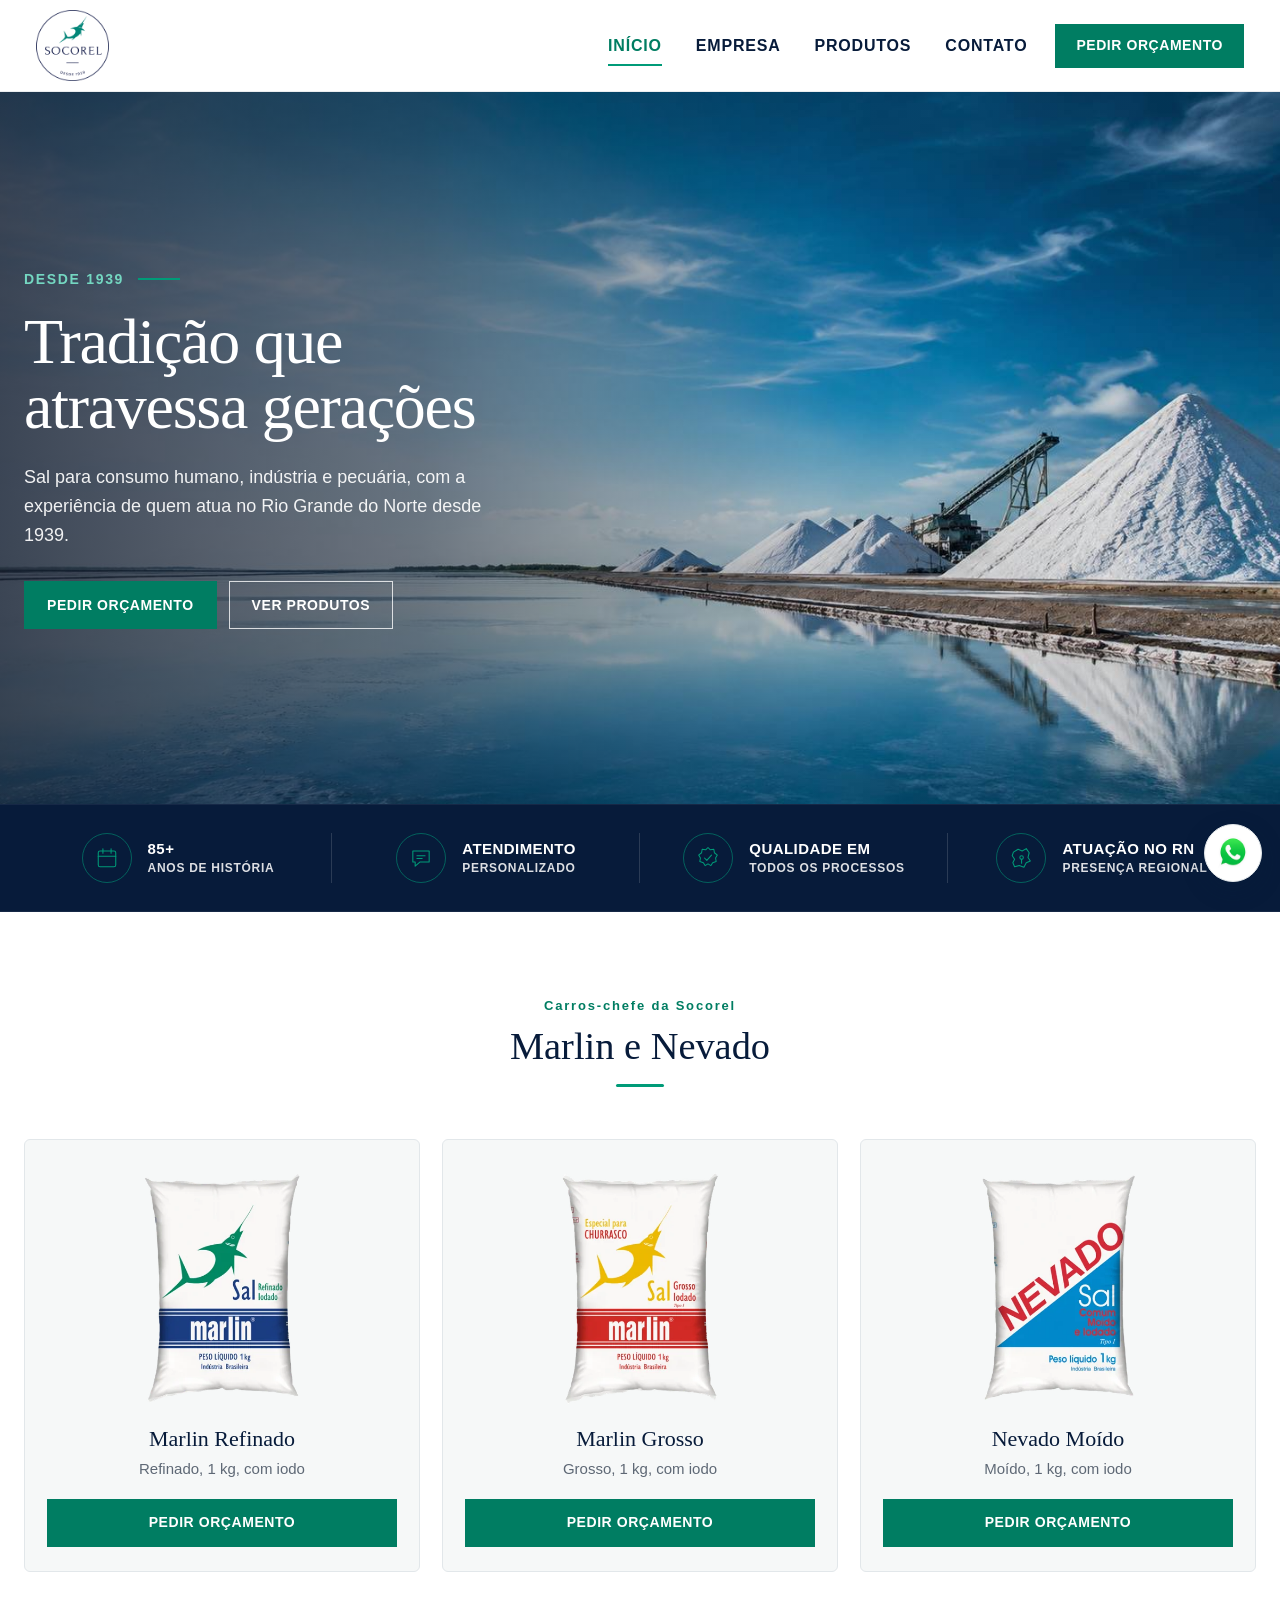
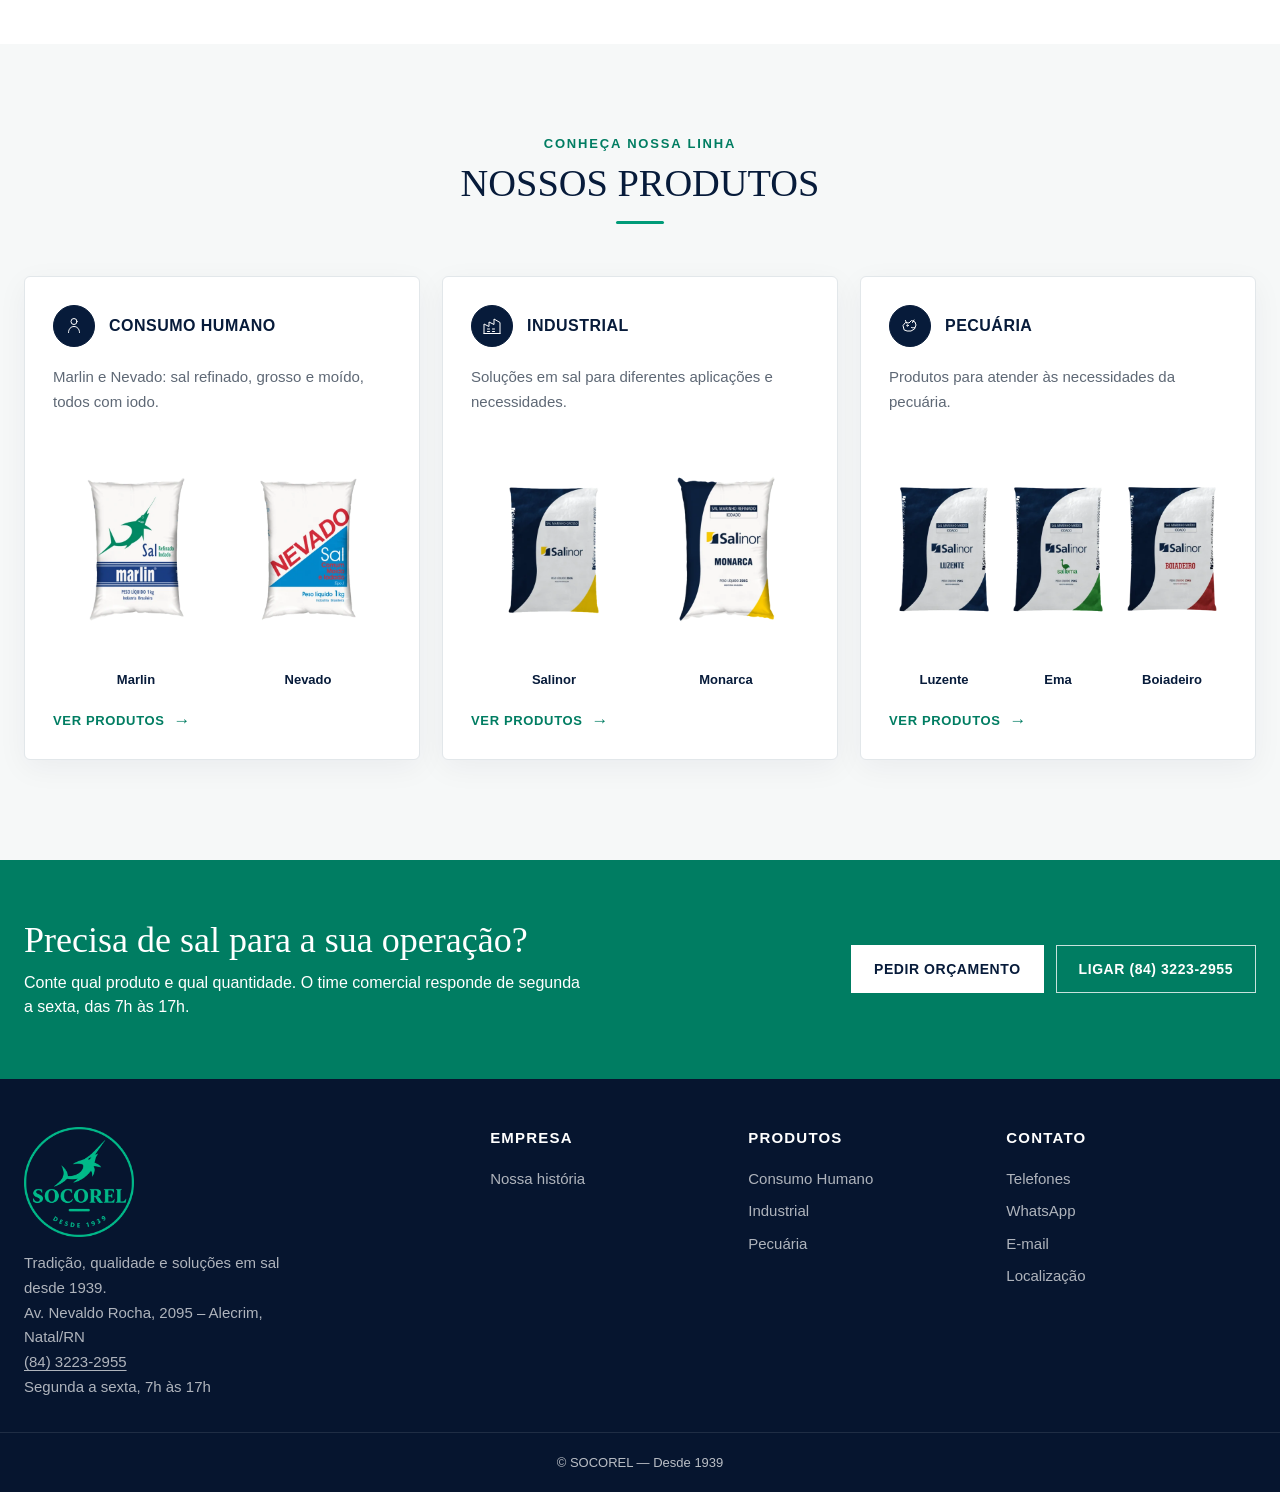
<file: index.html>
<!DOCTYPE html>
<html lang="pt-BR">
<head>
    <meta charset="UTF-8">

    <meta
        name="viewport"
        content="width=device-width, initial-scale=1.0"
    >

    <meta
        name="description"
        content="SOCOREL — tradição desde 1939, oferecendo qualidade e soluções em sal."
    >

    <title>SOCOREL | Desde 1939</title>
    <link rel="icon" type="image/png" href="assets/brand/favicon.png">
    <link rel="apple-touch-icon" href="assets/brand/apple-touch-icon.png">
    <meta name="theme-color" content="#071b3a">
        <link rel="canonical" href="https://socorel.pages.dev/">
    <meta property="og:url" content="https://socorel.pages.dev/">
    <meta name="twitter:card" content="summary_large_image">
    <meta property="og:type" content="website">
    <meta property="og:locale" content="pt_BR">
    <meta property="og:site_name" content="SOCOREL">
    <meta property="og:title" content="SOCOREL | Desde 1939">
    <meta property="og:description" content="SOCOREL — tradição desde 1939, oferecendo qualidade e soluções em sal.">
    <meta property="og:image" content="https://socorel.pages.dev/assets/brand/og-image.jpg">

    <link rel="stylesheet" href="css/global.css">
    <link rel="stylesheet" href="css/home.css">
    <link rel="preload" as="image" href="assets/hero/hero-desktop.jpg" media="(min-width: 601px)">
    <script type="application/ld+json">{"@context":"https://schema.org","@type":"LocalBusiness","name":"SOCOREL","url":"https://socorel.pages.dev/","foundingDate":"1939","telephone":["+558432232955","+558432136065"],"email":"socorel@hotmail.com","address":{"@type":"PostalAddress","streetAddress":"Av. Nevaldo Rocha, 2095","addressLocality":"Natal","addressRegion":"RN","postalCode":"59032-445","addressCountry":"BR"},"openingHours":"Mo-Fr 07:00-17:00","sameAs":["https://www.facebook.com/SOCOREL","https://www.instagram.com/socorel_rn/"]}</script>
    <link rel="stylesheet" href="css/melhorias.css?v=3">
</head>

<body class="page-home">
    <a class="skip-link" href="#conteudo">Ir para o conteúdo</a>

    <!-- =====================================================
         CABEÇALHO
         ===================================================== -->

    <header class="site-header">

        <div class="site-header__inner">

            <a
                href="index.html"
                class="site-logo"
                aria-label="SOCOREL - Início"
            >
                <img
                    src="assets/brand/logo-socorel.png" width="360" height="356"
                    alt="SOCOREL"
                >
            </a>

            <nav
                class="site-nav"
                aria-label="Navegação principal"
            >

                <a
                    href="index.html"
                    class="site-nav__link is-active"
                    aria-current="page"
                >
                    INÍCIO
                </a>

                <a
                    href="empresa.html"
                    class="site-nav__link"
                >
                    EMPRESA
                </a>

                <a
                    href="produtos.html"
                    class="site-nav__link"
                >
                    PRODUTOS
                </a>

                <a
                    href="contato.html"
                    class="site-nav__link"
                >
                    CONTATO
                </a>

            </nav>

            <a href="https://wa.me/558432232955?text=Ol%C3%A1%21%20Vim%20pelo%20site%20da%20Socorel%20e%20gostaria%20de%20um%20or%C3%A7amento." class="btn btn-primary header-cta" target="_blank" rel="noopener noreferrer">Pedir orçamento</a>
            <button
                class="menu-toggle"
                type="button"
                aria-label="Abrir menu"
                aria-expanded="false"
            >
                <span></span>
                <span></span>
                <span></span>
            </button>

        </div>

    </header>


    <main id="conteudo">

        <!-- =================================================
             HERO
             ================================================= -->

        <section class="hero">

            <div class="hero__background"></div>

            <div class="container hero__content">

                <div class="hero__text">

                    <span class="hero__eyebrow">
                        DESDE 1939
                    </span>

                    <h1 class="hero__title heading-serif">
                        Tradição que<br>
                        atravessa gerações
                    </h1>

                    <p class="hero__description">Sal para consumo humano, indústria e pecuária, com a experiência de quem atua no Rio Grande do Norte desde 1939.</p>

                    <div class="hero__actions">
<a href="https://wa.me/558432232955?text=Ol%C3%A1%21%20Vim%20pelo%20site%20da%20Socorel%20e%20gostaria%20de%20um%20or%C3%A7amento." class="btn btn-primary" target="_blank" rel="noopener noreferrer">Pedir orçamento</a>
<a href="produtos.html" class="btn btn-outline">Ver produtos</a>
</div>

                </div>

            </div>

        </section>


        <!-- =================================================
             DIFERENCIAIS
             ================================================= -->

        <section class="highlights">

            <div class="container highlights__inner">

                <!-- 85+ ANOS -->

                <article class="highlight">

                    <div
                        class="highlight__icon"
                        aria-hidden="true"
                    >
                        <svg viewBox="0 0 48 48" xmlns="http://www.w3.org/2000/svg"><rect x="9" y="12" width="30" height="27" rx="3"/><path d="M9 21h30M17 8v8M31 8v8"/></svg>
                    </div>

                    <div class="highlight__content">
                        <strong>85+</strong>
                        <span>ANOS DE HISTÓRIA</span>
                    </div>

                </article>


                <!-- ATENDIMENTO -->

                <article class="highlight">

                    <div
                        class="highlight__icon"
                        aria-hidden="true"
                    >
                        <svg viewBox="0 0 48 48" xmlns="http://www.w3.org/2000/svg"><path d="M10 12h28v19H22l-8 7v-7h-4z"/><path d="M17 20h14M17 25h9"/></svg>
                    </div>

                    <div class="highlight__content">
                        <strong>ATENDIMENTO</strong>
                        <span>PERSONALIZADO</span>
                    </div>

                </article>


                <!-- QUALIDADE -->

                <article class="highlight">

                    <div
                        class="highlight__icon"
                        aria-hidden="true"
                    >
                        <svg
                            viewBox="0 0 48 48"
                            xmlns="http://www.w3.org/2000/svg"
                        >
                            <path
                                d="M24 6l4 4 6-1 1 6 5 4-3 5 1 6-6 2-3 5-5-3-5 3-3-5-6-2 1-6-3-5 5-4 1-6 6 1z"
                            />
                            <path d="M18 24l4 4 8-9"/>
                        </svg>
                    </div>

                    <div class="highlight__content">
                        <strong>QUALIDADE EM</strong>
                        <span>TODOS OS PROCESSOS</span>
                    </div>

                </article>


                <!-- ATUAÇÃO NO RN -->

                <article class="highlight">

                    <div
                        class="highlight__icon"
                        aria-hidden="true"
                    >
                        <svg
                            viewBox="0 0 48 48"
                            xmlns="http://www.w3.org/2000/svg"
                        >
                            <path
                                d="M11 14l8-5 7 3 7-4 5 7-2 8 4 6-7 3-4 8-8-3-8 2-3-7 3-6-4-6z"
                            />
                            <circle cx="25" cy="23" r="3"/>
                            <path d="M25 26v7"/>
                        </svg>
                    </div>

                    <div class="highlight__content">
                        <strong>ATUAÇÃO NO RN</strong>
                        <span>PRESENÇA REGIONAL</span>
                    </div>

                </article>

            </div>

        </section>

<section class="featured" id="destaques">
<div class="container">
<div class="section-heading">
<span class="section-heading__eyebrow">Carros-chefe da Socorel</span>
<h2 class="section-heading__title">Marlin e Nevado</h2>
<span class="section-heading__line"></span>
</div>
<div class="featured__grid">
<article class="featured-card">
<img src="assets/products/consumo/marlin.webp" width="450" height="450" loading="lazy" decoding="async" alt="Sal Marlin refinado">
<h3>Marlin Refinado</h3>
<p>Refinado, 1 kg, com iodo</p>
<a href="https://wa.me/558432232955?text=Ol%C3%A1%21%20Gostaria%20de%20um%20or%C3%A7amento%20do%20sal%20Marlin%20refinado%20%281%20kg%29." class="btn btn-primary" target="_blank" rel="noopener noreferrer">Pedir orçamento</a>
</article>
<article class="featured-card">
<img src="assets/products/consumo/marlin-grosso.webp" width="450" height="450" loading="lazy" decoding="async" alt="Sal Marlin grosso">
<h3>Marlin Grosso</h3>
<p>Grosso, 1 kg, com iodo</p>
<a href="https://wa.me/558432232955?text=Ol%C3%A1%21%20Gostaria%20de%20um%20or%C3%A7amento%20do%20sal%20Marlin%20grosso%20%281%20kg%29." class="btn btn-primary" target="_blank" rel="noopener noreferrer">Pedir orçamento</a>
</article>
<article class="featured-card">
<img src="assets/products/consumo/nevado.webp" width="448" height="450" loading="lazy" decoding="async" alt="Sal Nevado moído">
<h3>Nevado Moído</h3>
<p>Moído, 1 kg, com iodo</p>
<a href="https://wa.me/558432232955?text=Ol%C3%A1%21%20Gostaria%20de%20um%20or%C3%A7amento%20do%20sal%20Nevado%20mo%C3%ADdo%20%281%20kg%29." class="btn btn-primary" target="_blank" rel="noopener noreferrer">Pedir orçamento</a>
</article>
</div>
</div>
</section>

<!-- =================================================
             NOSSOS PRODUTOS
             ================================================= -->

        <section
            class="products-preview"
            id="produtos-preview"
        >

            <div class="container">

                <div class="section-heading">

                    <span class="section-heading__eyebrow">
                        CONHEÇA NOSSA LINHA
                    </span>

                    <h2 class="section-heading__title">
                        NOSSOS PRODUTOS
                    </h2>

                    <span class="section-heading__line"></span>

                </div>

                <div class="product-category-grid">

                    <!-- CONSUMO HUMANO -->

                    <article class="category-card">

                        <div class="category-card__header">

                            <span
                                class="category-card__icon"
                                aria-hidden="true"
                            >
                                <svg
                                    viewBox="0 0 48 48"
                                    xmlns="http://www.w3.org/2000/svg"
                                >
                                    <circle
                                        cx="24"
                                        cy="15"
                                        r="6"
                                    />
                                    <path
                                        d="M13 37c0-7 4.8-12 11-12s11 5 11 12"
                                    />
                                </svg>
                            </span>

                            <h3>
                                CONSUMO HUMANO
                            </h3>

                        </div>

                        <p class="category-card__description">
                            Marlin e Nevado: sal refinado, grosso e moído, todos com iodo.
                        </p>

                        <div class="category-card__products">

                            <figure><img src="assets/products/consumo/marlin.webp" width="450" height="450" loading="lazy" decoding="async" alt="Sal Marlin refinado"><figcaption>Marlin</figcaption></figure>

                            <figure><img src="assets/products/consumo/nevado.webp" width="448" height="450" loading="lazy" decoding="async" alt="Sal Nevado moído"><figcaption>Nevado</figcaption></figure>

                        </div>

                        <a
                            href="produtos.html#consumo-humano"
                            class="category-card__link"
                        >
                            VER PRODUTOS
                            <span aria-hidden="true">→</span>
                        </a>

                    </article>


                    <!-- INDUSTRIAL -->

                    <article class="category-card">

                        <div class="category-card__header">

                            <span
                                class="category-card__icon"
                                aria-hidden="true"
                            >
                                <svg
                                    viewBox="0 0 48 48"
                                    xmlns="http://www.w3.org/2000/svg"
                                >
                                    <path
                                        d="M8 39V20l10 5V16l10 5V10l12 7v22"
                                    />
                                    <path d="M8 39h32"/>
                                    <path d="M15 30h4M25 30h4M15 35h4M25 35h4"/>
                                </svg>
                            </span>

                            <h3>
                                INDUSTRIAL
                            </h3>

                        </div>

                        <p class="category-card__description">
                            Soluções em sal para diferentes aplicações e necessidades.
                        </p>

                        <div class="category-card__products">

                            <figure><img src="assets/products/industrial/salinor-25kg.webp" width="450" height="450" loading="lazy" decoding="async" alt="Salinor industrial"><figcaption>Salinor</figcaption></figure>

                            <figure><img src="assets/products/industrial/monarca-refinado-com-iodo.webp" width="450" height="450" loading="lazy" decoding="async" alt="Sal Monarca refinado com iodo"><figcaption>Monarca</figcaption></figure>

                        </div>

                        <a
                            href="produtos.html#industrial"
                            class="category-card__link"
                        >
                            VER PRODUTOS
                            <span aria-hidden="true">→</span>
                        </a>

                    </article>


                    <!-- PECUÁRIA -->

                    <article class="category-card">

                        <div class="category-card__header">

                            <span
                                class="category-card__icon"
                                aria-hidden="true"
                            >
                                <svg
                                    viewBox="0 0 48 48"
                                    xmlns="http://www.w3.org/2000/svg"
                                >
                                    <path
                                        d="M12 31l-2-8 5-6 7 1 5-5 7 3 2 6-3 8-7 4H19z"
                                    />
                                    <path d="M17 18l-2-5"/>
                                    <path d="M29 17l3-5"/>
                                    <circle
                                        cx="19"
                                        cy="23"
                                        r="1.5"
                                    />
                                    <path d="M27 27c2 1 4 1 6 0"/>
                                </svg>
                            </span>

                            <h3>
                                PECUÁRIA
                            </h3>

                        </div>

                        <p class="category-card__description">
                            Produtos para atender às necessidades da pecuária.
                        </p>

                        <div
                            class="category-card__products category-card__products--three"
                        >

                            <figure><img src="assets/products/pecuaria/luzente.webp" width="450" height="450" loading="lazy" decoding="async" alt="Sal Luzente"><figcaption>Luzente</figcaption></figure>

                            <figure><img src="assets/products/pecuaria/ema.webp" width="450" height="450" loading="lazy" decoding="async" alt="Sal Ema"><figcaption>Ema</figcaption></figure>

                            <figure><img src="assets/products/pecuaria/boiadeiro.webp" width="450" height="450" loading="lazy" decoding="async" alt="Sal Boiadeiro"><figcaption>Boiadeiro</figcaption></figure>

                        </div>

                        <a
                            href="produtos.html#pecuaria"
                            class="category-card__link"
                        >
                            VER PRODUTOS
                            <span aria-hidden="true">→</span>
                        </a>

                    </article>

                </div>

            </div>

        </section>


        

    <section class="cta-band">
<div class="container cta-band__inner">
<div>
<h2>Precisa de sal para a sua operação?</h2>
<p>Conte qual produto e qual quantidade. O time comercial responde de segunda a sexta, das 7h às 17h.</p>
</div>
<div class="cta-band__actions">
<a href="https://wa.me/558432232955?text=Ol%C3%A1%21%20Vim%20pelo%20site%20da%20Socorel%20e%20gostaria%20de%20um%20or%C3%A7amento." class="btn btn-light" target="_blank" rel="noopener noreferrer">Pedir orçamento</a>
<a href="tel:+558432232955" class="btn btn-outline">Ligar (84) 3223-2955</a>
</div>
</div>
</section>

</main>


    <!-- =====================================================
         FOOTER
         ===================================================== -->

    <footer class="site-footer">

        <div class="container site-footer__grid">

            <!-- MARCA -->

            <div class="site-footer__brand">

                <a
                    href="index.html"
                    class="site-footer__logo"
                    aria-label="SOCOREL - Início"
                >
                    <img
                        src="assets/brand/logo-socorel-footer.png" width="360" height="360" loading="lazy" decoding="async"
                        alt="SOCOREL"
                    >
                </a>

                <p>
                    Tradição, qualidade e soluções em sal
                    desde 1939.
                </p>
                <p class="site-footer__contact">Av. Nevaldo Rocha, 2095 – Alecrim, Natal/RN<br><a href="tel:+558432232955">(84) 3223-2955</a><br>Segunda a sexta, 7h às 17h</p>

            </div>


            <!-- EMPRESA -->

            <div class="site-footer__column">

                <h3>EMPRESA</h3>

                <a href="empresa.html">
                    Nossa história
                </a>

            </div>


            <!-- PRODUTOS -->

            <div class="site-footer__column">

                <h3>PRODUTOS</h3>

                <a href="produtos.html#consumo-humano">
                    Consumo Humano
                </a>

                <a href="produtos.html#industrial">
                    Industrial
                </a>

                <a href="produtos.html#pecuaria">
                    Pecuária
                </a>

            </div>


            <!-- CONTATO -->

            <div class="site-footer__column">

                <h3>CONTATO</h3>

                <a href="contato.html#contato">Telefones</a>

                <a href="https://wa.me/558432232955?text=Ol%C3%A1%21%20Vim%20pelo%20site%20da%20Socorel%20e%20gostaria%20de%20um%20or%C3%A7amento." target="_blank" rel="noopener noreferrer">WhatsApp</a>

                <a href="mailto:socorel@hotmail.com">E-mail</a>

                <a href="contato.html#localizacao">Localização</a>

            </div>

        </div>


        <div class="site-footer__bottom">

            <div class="container">

                <p>
                    © SOCOREL — Desde 1939
                </p>

            </div>

        </div>

    </footer>
<script src="js/menu.js" defer></script>
<a class="wa-float" href="https://wa.me/558432232955?text=Ol%C3%A1%21%20Vim%20pelo%20site%20da%20Socorel%20e%20gostaria%20de%20um%20or%C3%A7amento." aria-label="Falar com a Socorel pelo WhatsApp" target="_blank" rel="noopener noreferrer"><img src="assets/brand/whatsapp.png" width="96" height="88" loading="lazy" decoding="async" alt=""></a>
</body>
</html>
</file>
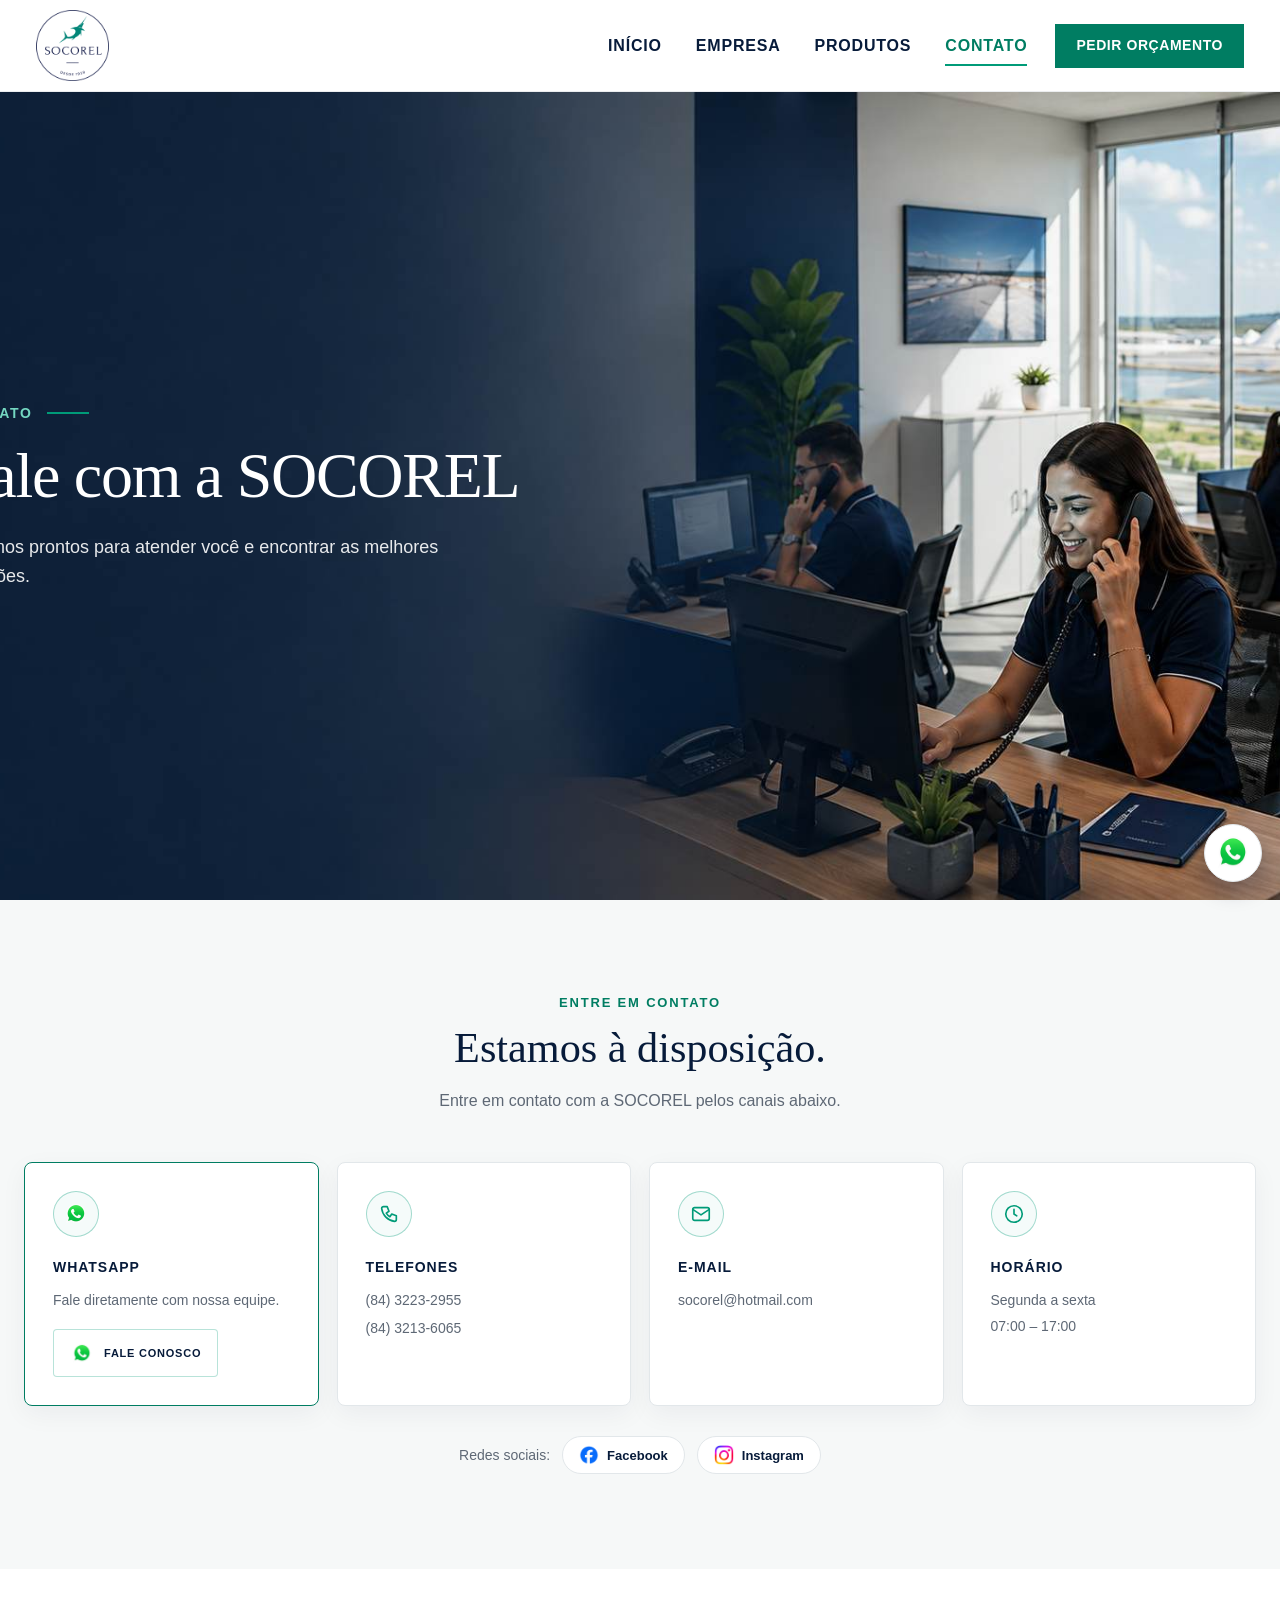
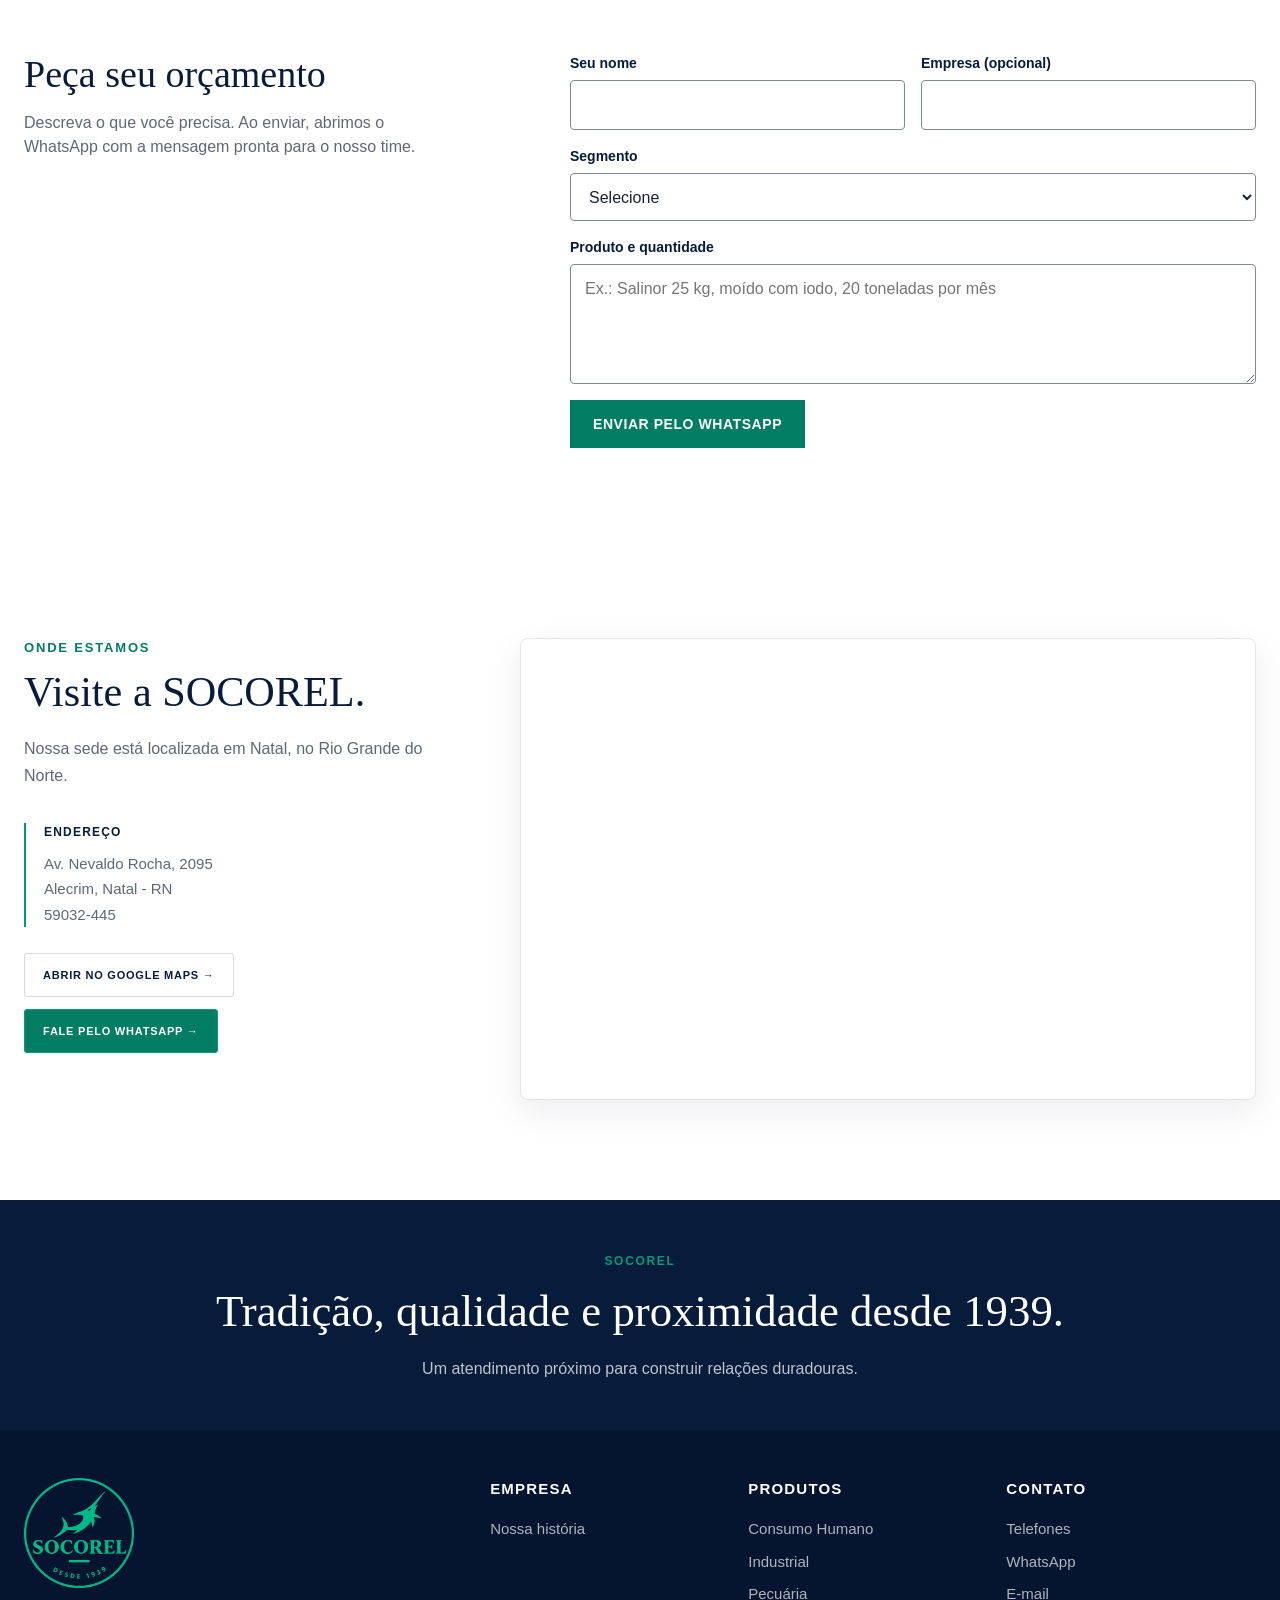
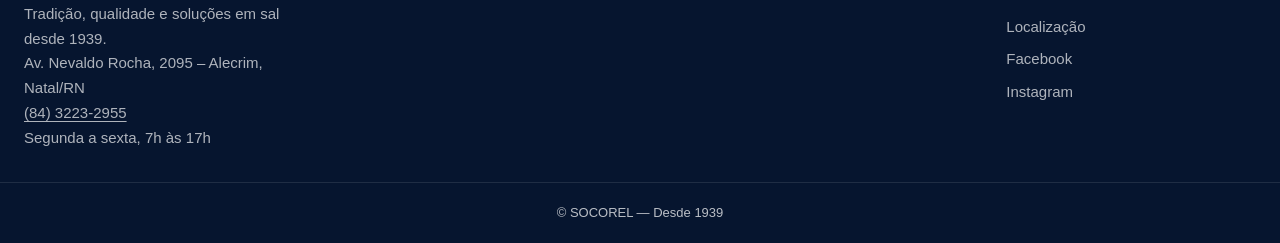
<file: contato.html>
<!DOCTYPE html>
<html lang="pt-BR">

<head>

    <meta charset="UTF-8">

    <meta
        name="viewport"
        content="width=device-width, initial-scale=1.0"
    >

    <meta
        name="description"
        content="Entre em contato com a SOCOREL."
    >

    <title>SOCOREL | Contato</title>
    <link rel="icon" type="image/png" href="assets/brand/favicon.png">
    <link rel="apple-touch-icon" href="assets/brand/apple-touch-icon.png">
    <meta name="theme-color" content="#071b3a">
        <link rel="canonical" href="https://socorel.pages.dev/contato">
    <meta property="og:url" content="https://socorel.pages.dev/contato">
    <meta name="twitter:card" content="summary_large_image">
    <meta property="og:type" content="website">
    <meta property="og:locale" content="pt_BR">
    <meta property="og:site_name" content="SOCOREL">
    <meta property="og:title" content="SOCOREL | Contato">
    <meta property="og:description" content="Entre em contato com a SOCOREL.">
    <meta property="og:image" content="https://socorel.pages.dev/assets/brand/og-image.jpg">

    <link rel="stylesheet" href="css/global.css">
    <link rel="stylesheet" href="css/contato.css">

    <link rel="stylesheet" href="css/melhorias.css?v=3">
</head>


<body>
    <a class="skip-link" href="#conteudo">Ir para o conteúdo</a>


    <!-- =====================================================
         CABEÇALHO
         ===================================================== -->

    <header class="site-header">

        <div class="site-header__inner">

            <a
                href="index.html"
                class="site-logo"
                aria-label="SOCOREL - Início"
            >

                <img
                    src="assets/brand/logo-socorel.png" width="360" height="356"
                    alt="SOCOREL"
                >

            </a>


            <nav
                class="site-nav"
                aria-label="Navegação principal"
            >

                <a
                    href="index.html"
                    class="site-nav__link"
                >
                    INÍCIO
                </a>


                <a
                    href="empresa.html"
                    class="site-nav__link"
                >
                    EMPRESA
                </a>


                <a
                    href="produtos.html"
                    class="site-nav__link"
                >
                    PRODUTOS
                </a>


                <a
                    href="contato.html"
                    class="site-nav__link is-active"
                    aria-current="page"
                >
                    CONTATO
                </a>

            </nav>


            <a href="https://wa.me/558432232955?text=Ol%C3%A1%21%20Vim%20pelo%20site%20da%20Socorel%20e%20gostaria%20de%20um%20or%C3%A7amento." class="btn btn-primary header-cta" target="_blank" rel="noopener noreferrer">Pedir orçamento</a>
            <button
                class="menu-toggle"
                type="button"
                aria-label="Abrir menu"
                aria-expanded="false"
            >

                <span></span>
                <span></span>
                <span></span>

            </button>

        </div>

    </header>



    <!-- =====================================================
         CONTEÚDO PRINCIPAL
         ===================================================== -->

    <main id="conteudo">


        <!-- =================================================
             HERO
             ================================================= -->

        <section class="contact-hero">

            <div class="contact-hero__background"></div>


            <div class="container contact-hero__content">

                <div class="contact-hero__text">

                    <span class="contact-hero__eyebrow">
                        CONTATO
                    </span>


                    <h1 class="contact-hero__title heading-serif">
                        Fale com a SOCOREL
                    </h1>


                    <p class="contact-hero__description">
                        Estamos prontos para atender você
                        e encontrar as melhores soluções.
                    </p>

                </div>

            </div>

        </section>



        <!-- =================================================
             INFORMAÇÕES DE CONTATO
             ================================================= -->

        <section
            class="contact-details"
            id="contato"
        >

            <div class="container">


                <div class="contact-details__heading">

                    <span class="contact-details__eyebrow">
                        ENTRE EM CONTATO
                    </span>


                    <h2 class="contact-details__title heading-serif">
                        Estamos à disposição.
                    </h2>


                    <p class="contact-details__description">
                        Entre em contato com a SOCOREL
                        pelos canais abaixo.
                    </p>

                </div>



                <div class="contact-details__grid">


                    <!-- =================================================
                         TELEFONES
                         ================================================= -->

                    <article class="contact-card contact-card--whatsapp">

                        <div class="contact-card__icon">

                            <img
                                src="assets/brand/whatsapp.png" width="96" height="88" loading="lazy" decoding="async"
                                alt=""
                            >

                        </div>


                        <div class="contact-card__content">

                            <h3>
                                WHATSAPP
                            </h3>


                            <p>
                                Fale diretamente com nossa equipe.
                            </p>


                            <a
                                href="https://wa.me/558432232955"
                                class="whatsapp-button"
                                target="_blank"
                                rel="noopener noreferrer"
                            >

                                <span
                                    class="whatsapp-button__icon"
                                    aria-hidden="true"
                                >

                                    <img
                                        src="assets/brand/whatsapp.png" width="96" height="88" loading="lazy" decoding="async"
                                        alt=""
                                    >

                                </span>


                                <span>
                                    FALE CONOSCO
                                </span>

                            </a>

                        </div>

                    </article>
<article class="contact-card">

                        <div class="contact-card__icon"><svg viewBox="0 0 24 24" aria-hidden="true"><path d="M6 4h4l2 5-3 2a12 12 0 0 0 4 4l2-3 5 2v4a2 2 0 0 1-2 2A16 16 0 0 1 4 6a2 2 0 0 1 2-2z"/></svg></div>


                        <div class="contact-card__content">

                            <h3>
                                TELEFONES
                            </h3>


                            <a
                                href="tel:8432232955"
                                class="contact-card__link"
                            >
                                (84) 3223-2955
                            </a>


                            <a
                                href="tel:8432136065"
                                class="contact-card__link"
                            >
                                (84) 3213-6065
                            </a>

                        </div>

                    </article>
<article class="contact-card">

                        <div class="contact-card__icon"><svg viewBox="0 0 24 24" aria-hidden="true"><rect x="3" y="5" width="18" height="14" rx="2"/><path d="M3 7l9 6 9-6"/></svg></div>


                        <div class="contact-card__content">

                            <h3>
                                E-MAIL
                            </h3>


                            <a
                                href="mailto:socorel@hotmail.com"
                                class="contact-card__link"
                            >
                                socorel@hotmail.com
                            </a>

                        </div>

                    </article>
<article class="contact-card">

                        <div class="contact-card__icon"><svg viewBox="0 0 24 24" aria-hidden="true"><circle cx="12" cy="12" r="9"/><path d="M12 7v5l3 2"/></svg></div>


                        <div class="contact-card__content">

                            <h3>
                                HORÁRIO
                            </h3>


                            <p>
                                Segunda a sexta
                            </p>


                            <p>
                                07:00 – 17:00
                            </p>

                        </div>

                    </article>
<div class="social-row">
<span>Redes sociais:</span>
<a href="https://www.facebook.com/SOCOREL" target="_blank" rel="noopener noreferrer"><img src="assets/brand/facebook.png" width="96" height="96" loading="lazy" decoding="async" alt="">Facebook</a>
<a href="https://www.instagram.com/socorel_rn/" target="_blank" rel="noopener noreferrer"><img src="assets/brand/instagram.png" width="96" height="92" loading="lazy" decoding="async" alt="">Instagram</a>
</div>

                </div>

            </div>

        </section>



        <section class="quote" id="orcamento">
<div class="container quote__grid">
<div>
<h2>Peça seu orçamento</h2>
<p class="quote__lead">Descreva o que você precisa. Ao enviar, abrimos o WhatsApp com a mensagem pronta para o nosso time.</p>
</div>
<form class="quote-form" id="quote-form" novalidate>
<div class="field"><label for="q-nome">Seu nome</label><input id="q-nome" name="nome" autocomplete="name" required></div>
<div class="field"><label for="q-empresa">Empresa (opcional)</label><input id="q-empresa" name="empresa" autocomplete="organization"></div>
<div class="field field--full"><label for="q-segmento">Segmento</label><select id="q-segmento" name="segmento" required><option value="">Selecione</option><option>Consumo humano (Marlin, Nevado)</option><option>Industrial (Salinor, Monarca)</option><option>Pecuária (Luzente, Ema, Boiadeiro)</option><option>Outro</option></select></div>
<div class="field field--full"><label for="q-msg">Produto e quantidade</label><textarea id="q-msg" name="mensagem" placeholder="Ex.: Salinor 25 kg, moído com iodo, 20 toneladas por mês" required></textarea></div>
<button type="submit" class="btn btn-primary">Enviar pelo WhatsApp</button>
<p class="quote-form__note" id="quote-note" role="status"></p>
</form>
</div>
</section>

<!-- =================================================
             LOCALIZAÇÃO
             ================================================= -->

        <section
            class="contact-location"
            id="localizacao"
        >

            <div class="container">


                <div class="contact-location__grid">


                    <!-- =================================================
                         ENDEREÇO
                         ================================================= -->

                    <div class="contact-location__info">

                        <span class="contact-location__eyebrow">
                            ONDE ESTAMOS
                        </span>


                        <h2 class="contact-location__title heading-serif">
                            Visite a SOCOREL.
                        </h2>


                        <p class="contact-location__description">
                            Nossa sede está localizada em Natal,
                            no Rio Grande do Norte.
                        </p>


                        <div class="contact-address">

                            <span class="contact-address__label">
                                ENDEREÇO
                            </span>


                            <p class="contact-address__text">
                                Av. Nevaldo Rocha, 2095
                            </p>


                            <p class="contact-address__text">
                                Alecrim, Natal - RN
                            </p>


                            <p class="contact-address__text">
                                59032-445
                            </p>

                        </div>


                        <a
                            href="https://www.google.com/maps/search/?api=1&query=Av.+Nevaldo+Rocha%2C+2095%2C+Alecrim%2C+Natal%2C+RN%2C+59032-445"
                            class="location-button"
                            target="_blank"
                            rel="noopener noreferrer"
                        >
                            ABRIR NO GOOGLE MAPS →
                        </a>


                        <a
                            href="https://wa.me/558432232955"
                            class="location-whatsapp"
                            target="_blank"
                            rel="noopener noreferrer"
                        >
                            FALE PELO WHATSAPP →
                        </a>

                    </div>



                    <!-- =================================================
                         GOOGLE MAPS
                         ================================================= -->

                    <div class="contact-map">

                        <iframe
                            title="Localização da SOCOREL"
                            src="https://www.google.com/maps?q=Av.%20Nevaldo%20Rocha%2C%202095%2C%20Alecrim%2C%20Natal%2C%20RN%2C%2059032-445&output=embed"
                            loading="lazy"
                            referrerpolicy="no-referrer-when-downgrade"
                        >
                        </iframe>

                    </div>

                </div>

            </div>

        </section>



        <!-- =================================================
             ENCERRAMENTO
             ================================================= -->

        <section class="contact-closing">

            <div class="container">

                <div class="contact-closing__inner">

                    <span class="contact-closing__label">
                        SOCOREL
                    </span>


                    <h2 class="contact-closing__title heading-serif">
                        Tradição, qualidade e proximidade
                        desde 1939.
                    </h2>


                    <p class="contact-closing__text">
                        Um atendimento próximo para construir
                        relações duradouras.
                    </p>

                </div>

            </div>

        </section>

    </main>



    <!-- =====================================================
         FOOTER
         ===================================================== -->

    <footer class="site-footer">

        <div class="container site-footer__grid">


            <!-- =================================================
                 MARCA
                 ================================================= -->

            <div class="site-footer__brand">

                <a
                    href="index.html"
                    class="site-footer__logo"
                    aria-label="SOCOREL - Início"
                >

                    <img
                        src="assets/brand/logo-socorel-footer.png" width="360" height="360" loading="lazy" decoding="async"
                        alt="SOCOREL"
                    >

                </a>


                <p>
                    Tradição, qualidade e soluções em sal
                    desde 1939.
                </p>
                <p class="site-footer__contact">Av. Nevaldo Rocha, 2095 – Alecrim, Natal/RN<br><a href="tel:+558432232955">(84) 3223-2955</a><br>Segunda a sexta, 7h às 17h</p>

            </div>



            <!-- =================================================
                 EMPRESA
                 ================================================= -->

            <div class="site-footer__column">

                <h3>
                    EMPRESA
                </h3>


                <a href="empresa.html">
                    Nossa história
                </a>

            </div>



            <!-- =================================================
                 PRODUTOS
                 ================================================= -->

            <div class="site-footer__column">

                <h3>
                    PRODUTOS
                </h3>


                <a href="produtos.html#consumo-humano">
                    Consumo Humano
                </a>


                <a href="produtos.html#industrial">
                    Industrial
                </a>


                <a href="produtos.html#pecuaria">
                    Pecuária
                </a>

            </div>



            <!-- =================================================
                 CONTATO
                 ================================================= -->

            <div class="site-footer__column">

                <h3>
                    CONTATO
                </h3>


                <a href="#contato">
                    Telefones
                </a>


                <a
                    href="https://wa.me/558432232955"
                    target="_blank"
                    rel="noopener noreferrer"
                >
                    WhatsApp
                </a>


                <a href="mailto:socorel@hotmail.com">
                    E-mail
                </a>


                <a href="#localizacao">
                    Localização
                </a>


                <a
                    href="https://www.facebook.com/SOCOREL"
                    target="_blank"
                    rel="noopener noreferrer"
                >
                    Facebook
                </a>


                <a
                    href="https://www.instagram.com/socorel_rn/"
                    target="_blank"
                    rel="noopener noreferrer"
                >
                    Instagram
                </a>

            </div>

        </div>


        <div class="site-footer__bottom">

            <div class="container">

                <p>
                    © SOCOREL — Desde 1939
                </p>

            </div>

        </div>

    </footer>



    <script src="js/orcamento.js" defer></script>
    <script src="js/menu.js" defer></script>

<a class="wa-float" href="https://wa.me/558432232955?text=Ol%C3%A1%21%20Vim%20pelo%20site%20da%20Socorel%20e%20gostaria%20de%20um%20or%C3%A7amento." aria-label="Falar com a Socorel pelo WhatsApp" target="_blank" rel="noopener noreferrer"><img src="assets/brand/whatsapp.png" width="96" height="88" loading="lazy" decoding="async" alt=""></a>
</body>

</html>
</file>
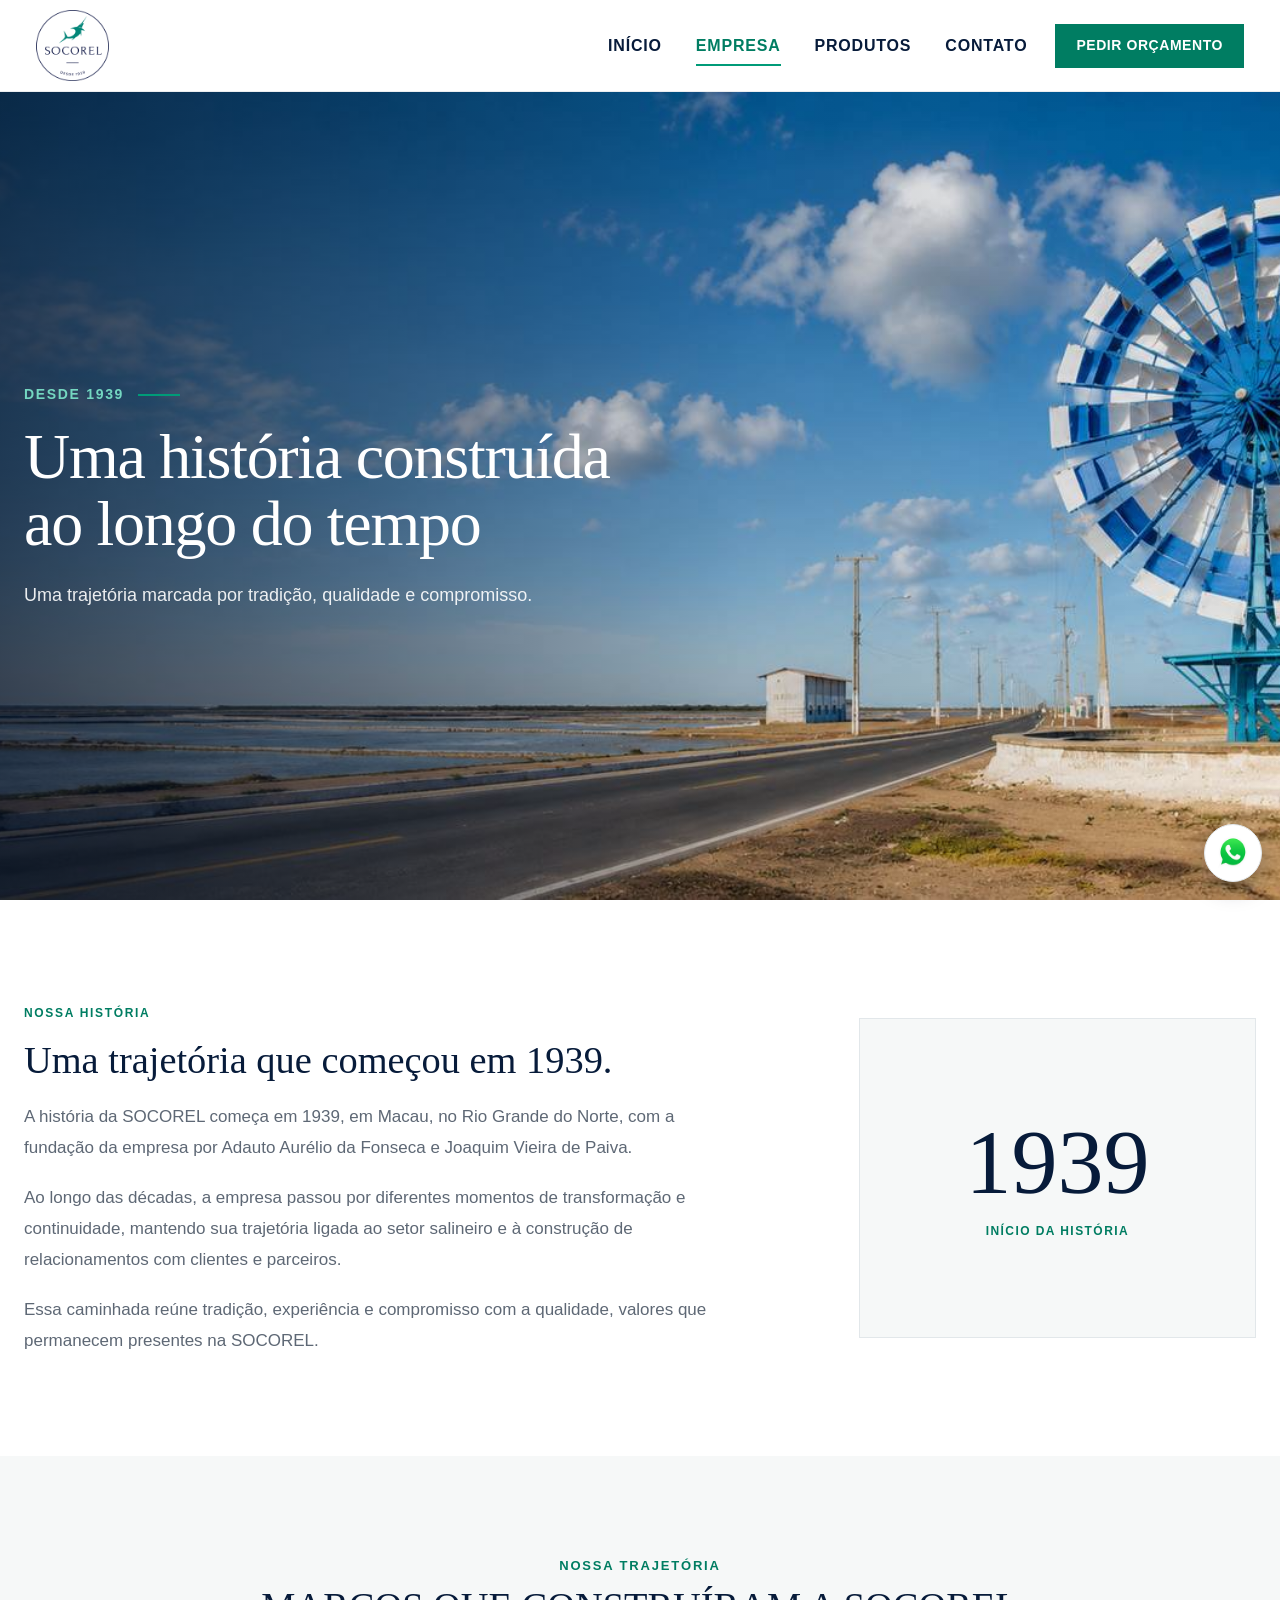
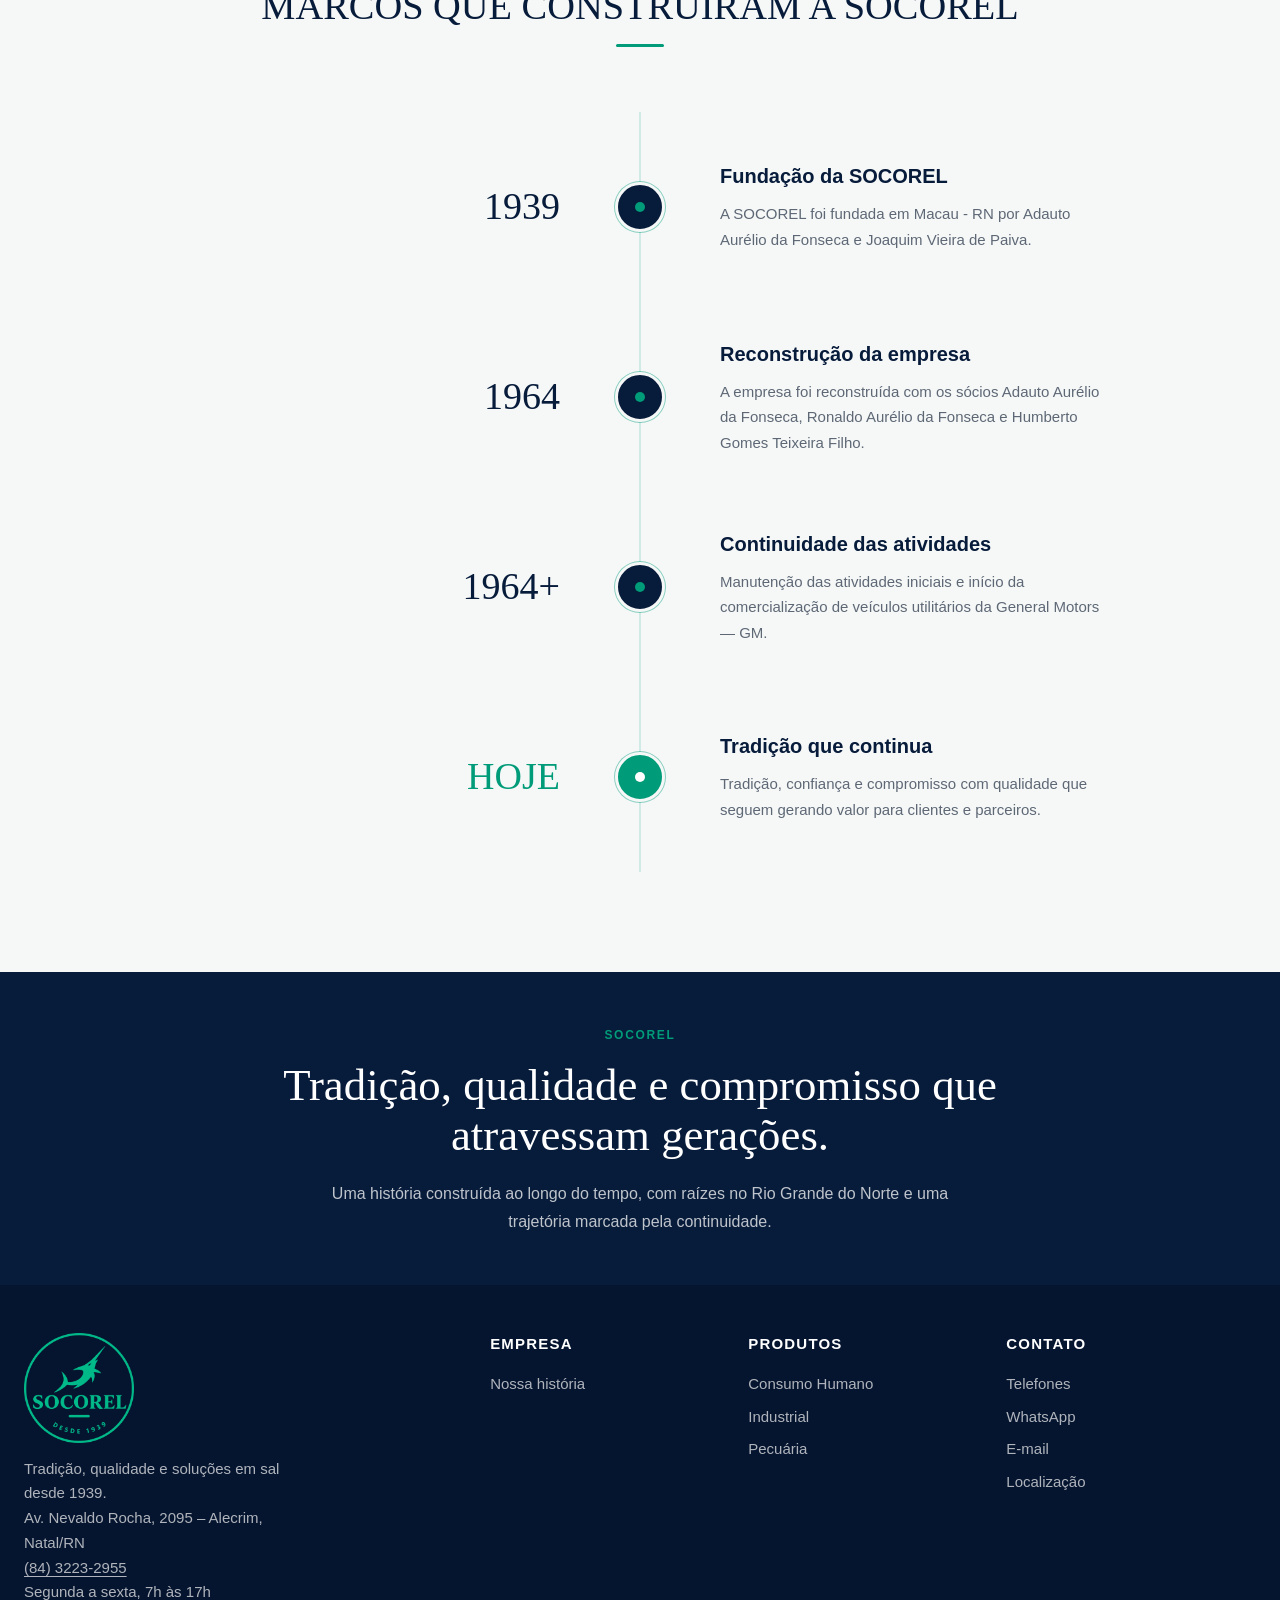
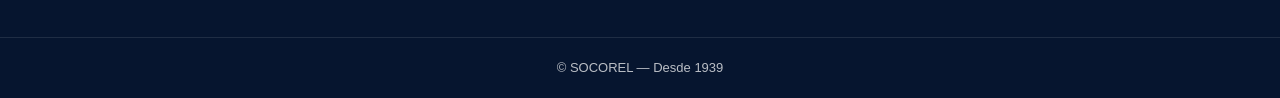
<file: empresa.html>
<!DOCTYPE html>
<html lang="pt-BR">

<head>
    <meta charset="UTF-8">

    <meta
        name="viewport"
        content="width=device-width, initial-scale=1.0"
    >

    <meta
        name="description"
        content="SOCOREL — nossa história, trajetória e tradição desde 1939."
    >

    <title>SOCOREL | Empresa</title>
    <link rel="icon" type="image/png" href="assets/brand/favicon.png">
    <link rel="apple-touch-icon" href="assets/brand/apple-touch-icon.png">
    <meta name="theme-color" content="#071b3a">
        <link rel="canonical" href="https://socorel.pages.dev/empresa">
    <meta property="og:url" content="https://socorel.pages.dev/empresa">
    <meta name="twitter:card" content="summary_large_image">
    <meta property="og:type" content="website">
    <meta property="og:locale" content="pt_BR">
    <meta property="og:site_name" content="SOCOREL">
    <meta property="og:title" content="SOCOREL | Empresa">
    <meta property="og:description" content="SOCOREL — nossa história, trajetória e tradição desde 1939.">
    <meta property="og:image" content="https://socorel.pages.dev/assets/brand/og-image.jpg">

    <link rel="stylesheet" href="css/global.css">
    <link rel="stylesheet" href="css/empresa.css">
    <link rel="stylesheet" href="css/melhorias.css?v=3">
</head>


<body>
    <a class="skip-link" href="#conteudo">Ir para o conteúdo</a>

    <!-- =====================================================
         CABEÇALHO
         ===================================================== -->

    <header class="site-header">

        <div class="site-header__inner">

            <a
                href="index.html"
                class="site-logo"
                aria-label="SOCOREL - Início"
            >
                <img
                    src="assets/brand/logo-socorel.png" width="360" height="356"
                    alt="SOCOREL"
                >
            </a>


            <nav
                class="site-nav"
                aria-label="Navegação principal"
            >

                <a
                    href="index.html"
                    class="site-nav__link"
                >
                    INÍCIO
                </a>

                <a
                    href="empresa.html"
                    class="site-nav__link is-active"
                    aria-current="page"
                >
                    EMPRESA
                </a>

                <a
                    href="produtos.html"
                    class="site-nav__link"
                >
                    PRODUTOS
                </a>

                <a
                    href="contato.html"
                    class="site-nav__link"
                >
                    CONTATO
                </a>

            </nav>


            <a href="https://wa.me/558432232955?text=Ol%C3%A1%21%20Vim%20pelo%20site%20da%20Socorel%20e%20gostaria%20de%20um%20or%C3%A7amento." class="btn btn-primary header-cta" target="_blank" rel="noopener noreferrer">Pedir orçamento</a>
            <button
                class="menu-toggle"
                type="button"
                aria-label="Abrir menu"
                aria-expanded="false"
            >
                <span></span>
                <span></span>
                <span></span>
            </button>

        </div>

    </header>


    <!-- =====================================================
         CONTEÚDO PRINCIPAL
         ===================================================== -->

    <main id="conteudo">


        <!-- =================================================
             HERO DA EMPRESA
             ================================================= -->

        <section class="company-hero">

            <div class="company-hero__background"></div>


            <div class="container company-hero__content">

                <div class="company-hero__text">

                    <span class="company-hero__eyebrow">
                        DESDE 1939
                    </span>


                    <h1 class="company-hero__title heading-serif">
                        Uma história construída
                        ao longo do tempo
                    </h1>


                    <p class="company-hero__description">
                        Uma trajetória marcada por tradição,
                        qualidade e compromisso.
                    </p>

                </div>

            </div>

        </section>


        <!-- =================================================
             NOSSA HISTÓRIA
             ================================================= -->

        <section class="company-story">

            <div class="container company-story__grid">


                <div class="company-story__content">

                    <span class="section-label">
                        NOSSA HISTÓRIA
                    </span>


                    <h2 class="company-story__title heading-serif">
                        Uma trajetória que começou em 1939.
                    </h2>


                    <p>
                        A história da SOCOREL começa em 1939,
                        em Macau, no Rio Grande do Norte,
                        com a fundação da empresa por Adauto
                        Aurélio da Fonseca e Joaquim Vieira
                        de Paiva.
                    </p>


                    <p>
                        Ao longo das décadas, a empresa passou
                        por diferentes momentos de transformação
                        e continuidade, mantendo sua trajetória
                        ligada ao setor salineiro e à construção
                        de relacionamentos com clientes e
                        parceiros.
                    </p>


                    <p>
                        Essa caminhada reúne tradição,
                        experiência e compromisso com a
                        qualidade, valores que permanecem
                        presentes na SOCOREL.
                    </p>

                </div>


                <div class="company-story__accent">

                    <div class="company-story__year">

                        <strong>
                            1939
                        </strong>

                        <span>
                            INÍCIO DA HISTÓRIA
                        </span>

                    </div>

                </div>

            </div>

        </section>


        <!-- =================================================
             LINHA DO TEMPO
             ================================================= -->

        <section class="timeline-section">

            <div class="container">


                <div class="section-heading">

                    <span class="section-heading__eyebrow">
                        NOSSA TRAJETÓRIA
                    </span>


                    <h2 class="section-heading__title">
                        MARCOS QUE CONSTRUÍRAM A SOCOREL
                    </h2>


                    <span class="section-heading__line"></span>

                </div>


                <div class="timeline">


                    <!-- 1939 -->

                    <article class="timeline-item">

                        <div class="timeline-item__year">
                            1939
                        </div>


                        <div class="timeline-item__marker">

                            <span></span>

                        </div>


                        <div class="timeline-item__content">

                            <h3>
                                Fundação da SOCOREL
                            </h3>


                            <p>
                                A SOCOREL foi fundada em
                                Macau - RN por Adauto
                                Aurélio da Fonseca e
                                Joaquim Vieira de Paiva.
                            </p>

                        </div>

                    </article>


                    <!-- 1964 -->

                    <article class="timeline-item">

                        <div class="timeline-item__year">
                            1964
                        </div>


                        <div class="timeline-item__marker">

                            <span></span>

                        </div>


                        <div class="timeline-item__content">

                            <h3>
                                Reconstrução da empresa
                            </h3>


                            <p>
                                A empresa foi reconstruída
                                com os sócios Adauto Aurélio
                                da Fonseca, Ronaldo Aurélio
                                da Fonseca e Humberto Gomes
                                Teixeira Filho.
                            </p>

                        </div>

                    </article>


                    <!-- 1964+ -->

                    <article class="timeline-item">

                        <div class="timeline-item__year">
                            1964+
                        </div>


                        <div class="timeline-item__marker">

                            <span></span>

                        </div>


                        <div class="timeline-item__content">

                            <h3>
                                Continuidade das atividades
                            </h3>


                            <p>
                                Manutenção das atividades
                                iniciais e início da
                                comercialização de veículos
                                utilitários da General
                                Motors — GM.
                            </p>

                        </div>

                    </article>


                    <!-- HOJE -->

                    <article
                        class="timeline-item timeline-item--current"
                    >

                        <div class="timeline-item__year">
                            HOJE
                        </div>


                        <div class="timeline-item__marker">

                            <span></span>

                        </div>


                        <div class="timeline-item__content">

                            <h3>
                                Tradição que continua
                            </h3>


                            <p>
                                Tradição, confiança e
                                compromisso com qualidade
                                que seguem gerando valor
                                para clientes e parceiros.
                            </p>

                        </div>

                    </article>

                </div>

            </div>

        </section>


        <!-- =================================================
             ENCERRAMENTO INSTITUCIONAL
             ================================================= -->

        <section class="company-commitment">

            <div class="container">


                <div class="company-commitment__inner">

                    <span class="section-label">
                        SOCOREL
                    </span>


                    <h2 class="company-commitment__title heading-serif">
                        Tradição, qualidade e compromisso
                        que atravessam gerações.
                    </h2>


                    <p class="company-commitment__text">
                        Uma história construída ao longo do tempo,
                        com raízes no Rio Grande do Norte e uma
                        trajetória marcada pela continuidade.
                    </p>

                </div>

            </div>

        </section>

    </main>


    <!-- =====================================================
         FOOTER
         ===================================================== -->

    <footer class="site-footer">

        <div class="container site-footer__grid">


            <!-- MARCA -->

            <div class="site-footer__brand">

                <a
                    href="index.html"
                    class="site-footer__logo"
                    aria-label="SOCOREL - Início"
                >

                    <img
                        src="assets/brand/logo-socorel-footer.png" width="360" height="360" loading="lazy" decoding="async"
                        alt="SOCOREL"
                    >

                </a>


                <p>
                    Tradição, qualidade e soluções em sal
                    desde 1939.
                </p>
                <p class="site-footer__contact">Av. Nevaldo Rocha, 2095 – Alecrim, Natal/RN<br><a href="tel:+558432232955">(84) 3223-2955</a><br>Segunda a sexta, 7h às 17h</p>

            </div>


            <!-- EMPRESA -->

            <div class="site-footer__column">

                <h3>
                    EMPRESA
                </h3>


                <a href="empresa.html">
                    Nossa história
                </a>

            </div>


            <!-- PRODUTOS -->

            <div class="site-footer__column">

                <h3>
                    PRODUTOS
                </h3>


                <a href="produtos.html#consumo-humano">
                    Consumo Humano
                </a>


                <a href="produtos.html#industrial">
                    Industrial
                </a>


                <a href="produtos.html#pecuaria">
                    Pecuária
                </a>

            </div>


            <!-- CONTATO -->

            <div class="site-footer__column">

                <h3>
                    CONTATO
                </h3>


                <a href="contato.html#contato">Telefones</a>


                <a href="https://wa.me/558432232955?text=Ol%C3%A1%21%20Vim%20pelo%20site%20da%20Socorel%20e%20gostaria%20de%20um%20or%C3%A7amento." target="_blank" rel="noopener noreferrer">WhatsApp</a>


                <a href="mailto:socorel@hotmail.com">E-mail</a>


                <a href="contato.html#localizacao">Localização</a>

            </div>

        </div>


        <div class="site-footer__bottom">

            <div class="container">

                <p>
                    © SOCOREL — Desde 1939
                </p>

            </div>

        </div>

    </footer>

<script src="js/menu.js" defer></script>
<a class="wa-float" href="https://wa.me/558432232955?text=Ol%C3%A1%21%20Vim%20pelo%20site%20da%20Socorel%20e%20gostaria%20de%20um%20or%C3%A7amento." aria-label="Falar com a Socorel pelo WhatsApp" target="_blank" rel="noopener noreferrer"><img src="assets/brand/whatsapp.png" width="96" height="88" loading="lazy" decoding="async" alt=""></a>
</body>

</html>
</file>
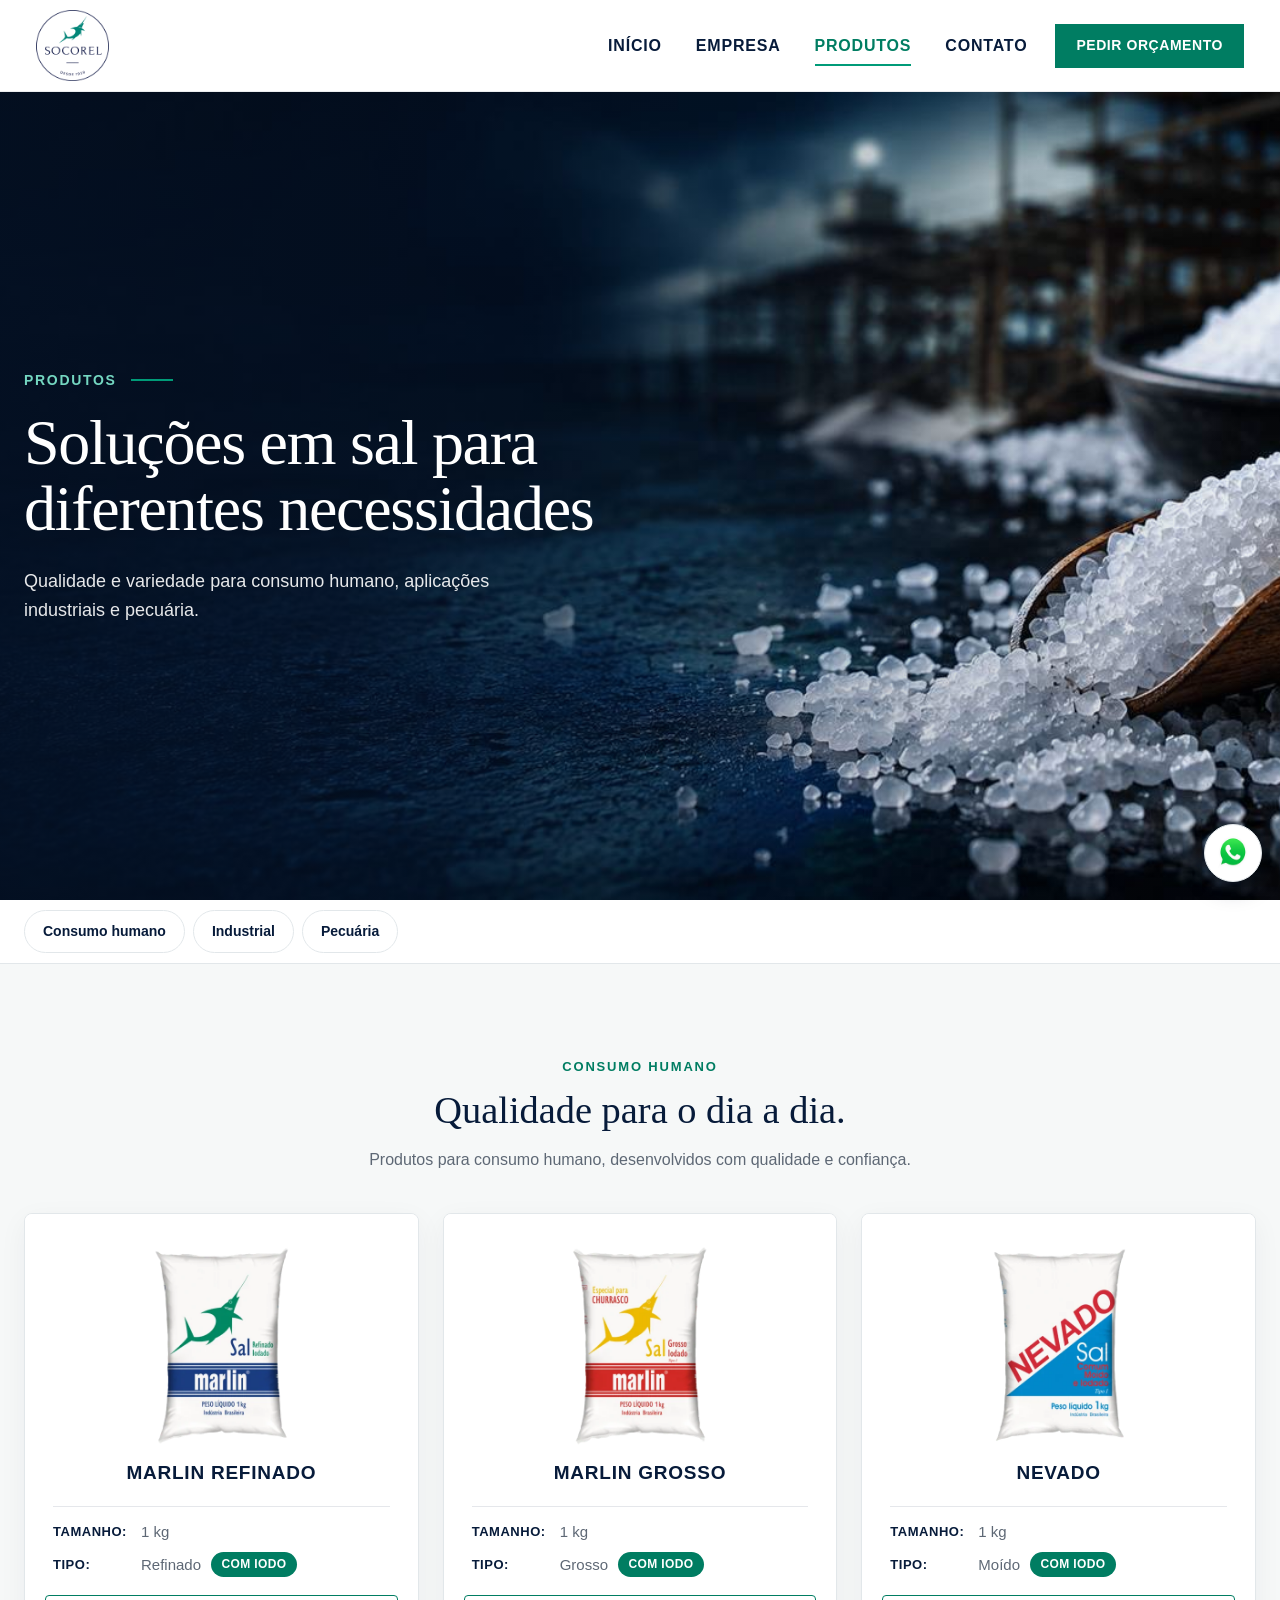
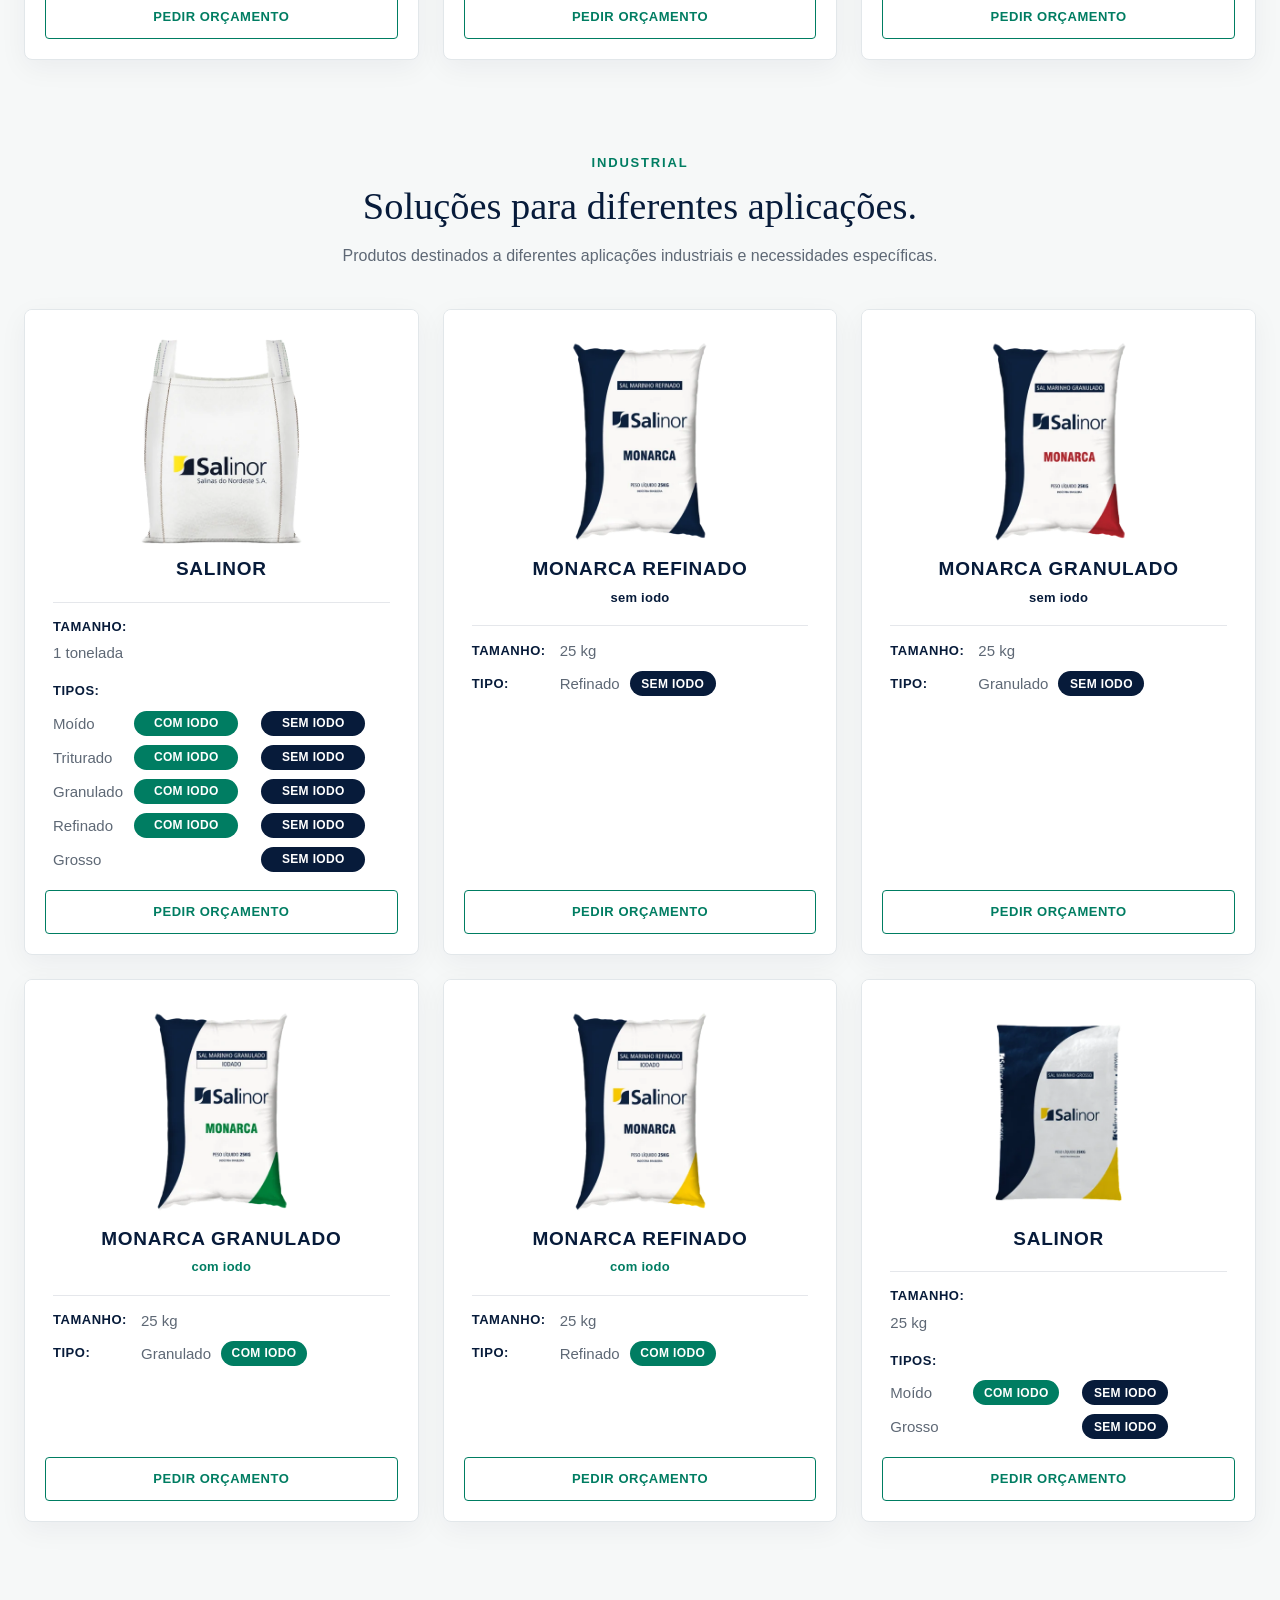
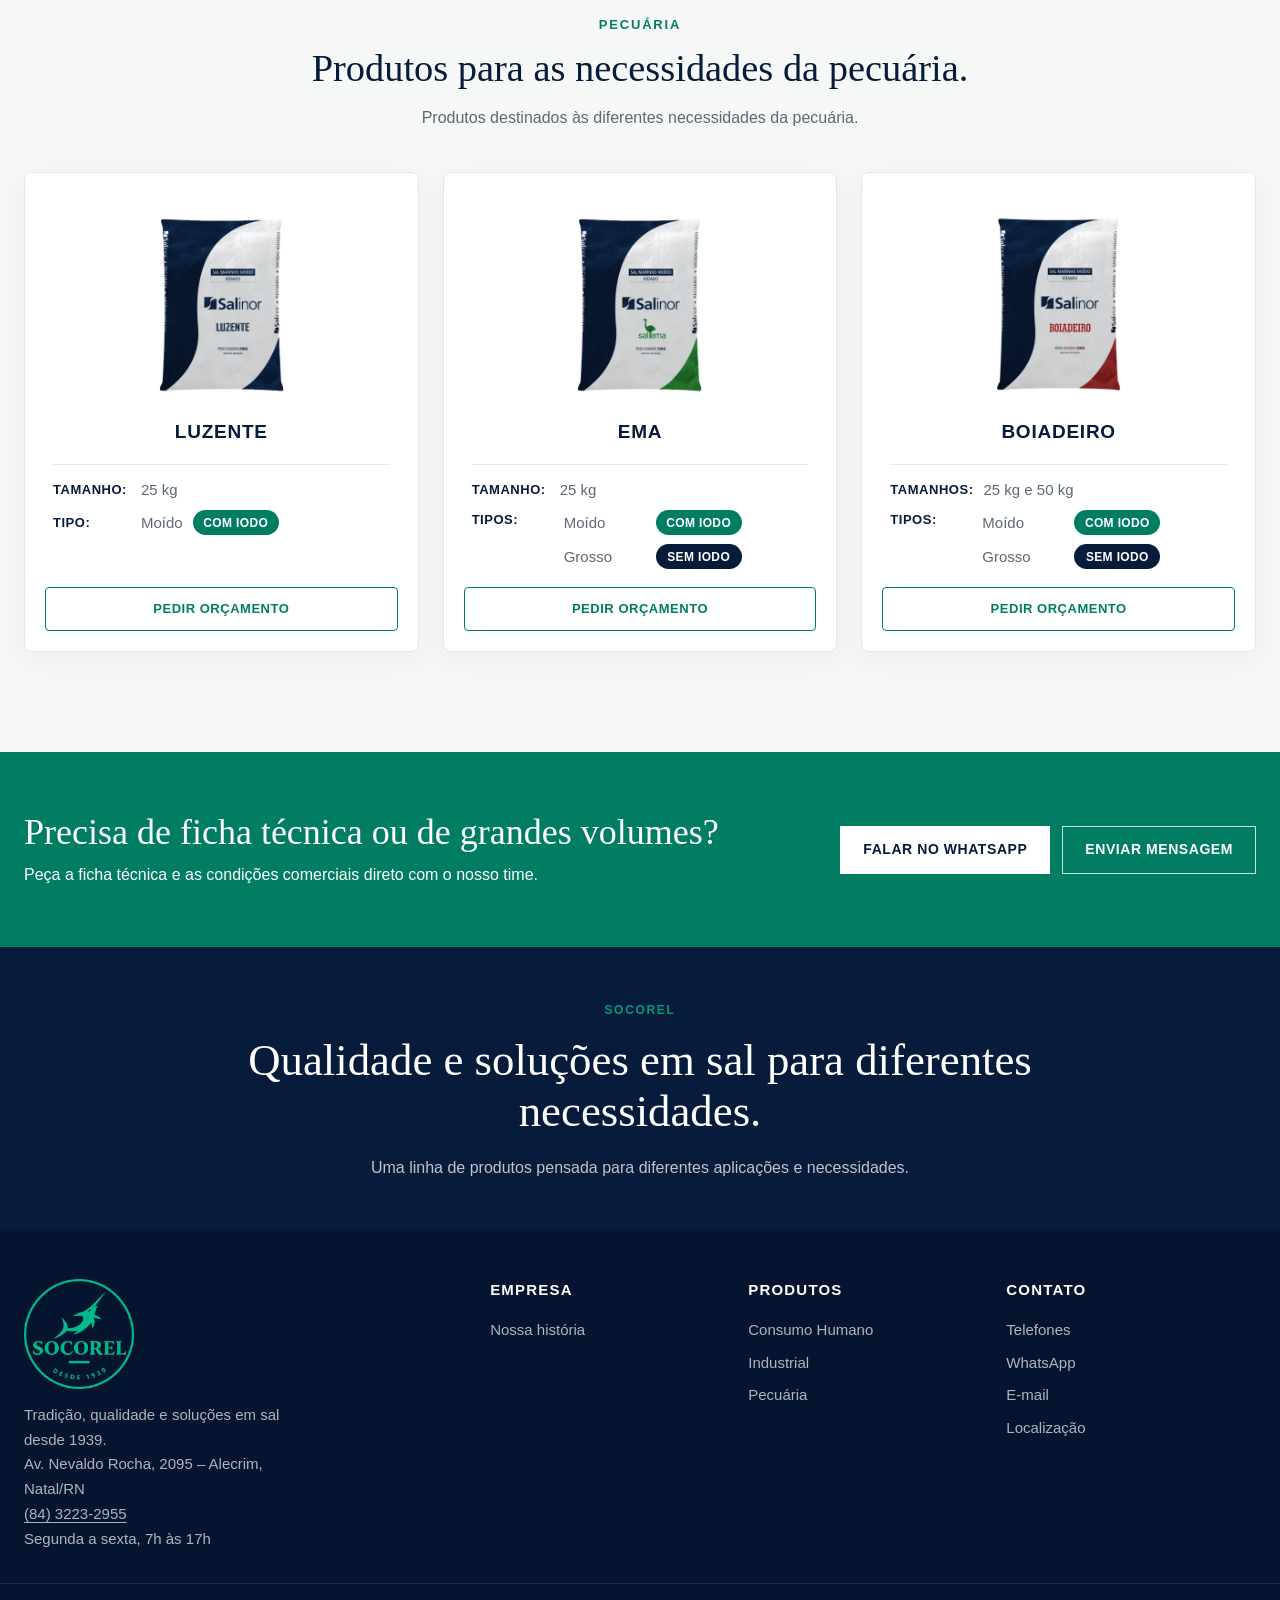
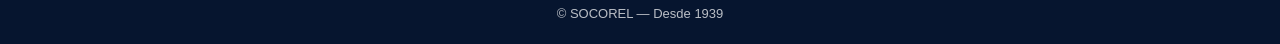
<file: produtos.html>
<!DOCTYPE html>
<html lang="pt-BR">

<head>

    <meta charset="UTF-8">

    <meta
        name="viewport"
        content="width=device-width, initial-scale=1.0"
    >

    <meta
        name="description"
        content="SOCOREL — produtos para consumo humano, aplicações industriais e pecuária."
    >

    <title>SOCOREL | Produtos</title>
    <link rel="icon" type="image/png" href="assets/brand/favicon.png">
    <link rel="apple-touch-icon" href="assets/brand/apple-touch-icon.png">
    <meta name="theme-color" content="#071b3a">
        <link rel="canonical" href="https://socorel.pages.dev/produtos">
    <meta property="og:url" content="https://socorel.pages.dev/produtos">
    <meta name="twitter:card" content="summary_large_image">
    <meta property="og:type" content="website">
    <meta property="og:locale" content="pt_BR">
    <meta property="og:site_name" content="SOCOREL">
    <meta property="og:title" content="SOCOREL | Produtos">
    <meta property="og:description" content="SOCOREL — produtos para consumo humano, aplicações industriais e pecuária.">
    <meta property="og:image" content="https://socorel.pages.dev/assets/brand/og-image.jpg">

    <link rel="stylesheet" href="css/global.css">
    <link rel="stylesheet" href="css/produtos.css">

    <link rel="stylesheet" href="css/melhorias.css?v=3">
</head>


<body>
    <a class="skip-link" href="#conteudo">Ir para o conteúdo</a>


    <!-- =====================================================
         CABEÇALHO
         ===================================================== -->

    <header class="site-header">

        <div class="site-header__inner">

            <a
                href="index.html"
                class="site-logo"
                aria-label="SOCOREL - Início"
            >

                <img
                    src="assets/brand/logo-socorel.png" width="360" height="356"
                    alt="SOCOREL"
                >

            </a>


            <nav
                class="site-nav"
                aria-label="Navegação principal"
            >

                <a
                    href="index.html"
                    class="site-nav__link"
                >
                    INÍCIO
                </a>


                <a
                    href="empresa.html"
                    class="site-nav__link"
                >
                    EMPRESA
                </a>


                <a
                    href="produtos.html"
                    class="site-nav__link is-active"
                    aria-current="page"
                >
                    PRODUTOS
                </a>


                <a
                    href="contato.html"
                    class="site-nav__link"
                >
                    CONTATO
                </a>

            </nav>


            <a href="https://wa.me/558432232955?text=Ol%C3%A1%21%20Vim%20pelo%20site%20da%20Socorel%20e%20gostaria%20de%20um%20or%C3%A7amento." class="btn btn-primary header-cta" target="_blank" rel="noopener noreferrer">Pedir orçamento</a>
            <button
                class="menu-toggle"
                type="button"
                aria-label="Abrir menu"
                aria-expanded="false"
            >

                <span></span>
                <span></span>
                <span></span>

            </button>

        </div>

    </header>



    <!-- =====================================================
         CONTEÚDO PRINCIPAL
         ===================================================== -->

    <main id="conteudo">


        <!-- =================================================
             HERO
             ================================================= -->

        <section class="products-hero">

            <div class="products-hero__background"></div>


            <div class="container products-hero__content">

                <div class="products-hero__text">

                    <span class="products-hero__eyebrow">
                        PRODUTOS
                    </span>


                    <h1 class="products-hero__title heading-serif">
                        Soluções em sal para
                        diferentes necessidades
                    </h1>


                    <p class="products-hero__description">
                        Qualidade e variedade para consumo humano,
                        aplicações industriais e pecuária.
                    </p>

                </div>

            </div>

        </section>



        <nav class="catalog-nav" aria-label="Categorias de produtos">
<div class="container catalog-nav__inner">
<a href="#consumo-humano">Consumo humano</a>
<a href="#industrial">Industrial</a>
<a href="#pecuaria">Pecuária</a>
</div>
</nav>

<!-- =================================================
             CATÁLOGO
             ================================================= -->

        <section class="products-catalog">

            <div class="container">


                <!-- =================================================
                     CONSUMO HUMANO
                     ================================================= -->

                <section
                    class="product-section"
                    id="consumo-humano"
                >

                    <div class="product-section__heading">

                        <span class="product-section__eyebrow">
                            CONSUMO HUMANO
                        </span>


                        <h2 class="product-section__title heading-serif">
                            Qualidade para o dia a dia.
                        </h2>


                        <p class="product-section__description">
                            Produtos para consumo humano,
                            desenvolvidos com qualidade e confiança.
                        </p>

                    </div>


                    <div class="product-grid">


                        <!-- =================================================
                             MARLIN REFINADO
                             ================================================= -->

                        <article class="product-card product-card--compact">

                            <div class="product-card__image">

                                <img
                                    src="assets/products/consumo/marlin.webp" width="450" height="450" loading="lazy" decoding="async"
                                    alt="Marlin refinado"
                                >

                            </div>


                            <div class="product-card__info">

                                <h3 class="product-card__name">
                                    MARLIN REFINADO
                                </h3>


                                <div class="product-card__specs">

                                    <div class="product-card__row">

                                        <span class="product-card__label">
                                            TAMANHO:
                                        </span>

                                        <span class="product-card__value">
                                            1 kg
                                        </span>

                                    </div>


                                    <div class="product-card__row">

                                        <span class="product-card__label">
                                            TIPO:
                                        </span>

                                        <span class="product-card__value">
                                            Refinado
                                        </span>

                                        <span class="product-card__badge product-card__badge--iodized">
                                            COM IODO
                                        </span>

                                    </div>

                                </div>

                            </div>

                        <a href="https://wa.me/558432232955?text=Ol%C3%A1%21%20Gostaria%20de%20um%20or%C3%A7amento%20do%20sal%20Marlin%20refinado%20%281%20kg%29." class="product-card__cta" target="_blank" rel="noopener noreferrer">Pedir orçamento</a>
</article>



                        <!-- =================================================
                             MARLIN GROSSO
                             ================================================= -->

                        <article class="product-card product-card--compact">

                            <div class="product-card__image">

                                <img
                                    src="assets/products/consumo/marlin-grosso.webp" width="450" height="450" loading="lazy" decoding="async"
                                    alt="Marlin grosso"
                                >

                            </div>


                            <div class="product-card__info">

                                <h3 class="product-card__name">
                                    MARLIN GROSSO
                                </h3>


                                <div class="product-card__specs">

                                    <div class="product-card__row">

                                        <span class="product-card__label">
                                            TAMANHO:
                                        </span>

                                        <span class="product-card__value">
                                            1 kg
                                        </span>

                                    </div>


                                    <div class="product-card__row">

                                        <span class="product-card__label">
                                            TIPO:
                                        </span>

                                        <span class="product-card__value">
                                            Grosso
                                        </span>

                                        <span class="product-card__badge product-card__badge--iodized">
                                            COM IODO
                                        </span>

                                    </div>

                                </div>

                            </div>

                        <a href="https://wa.me/558432232955?text=Ol%C3%A1%21%20Gostaria%20de%20um%20or%C3%A7amento%20do%20sal%20Marlin%20grosso%20%281%20kg%29." class="product-card__cta" target="_blank" rel="noopener noreferrer">Pedir orçamento</a>
</article>



                        <!-- =================================================
                             NEVADO
                             ================================================= -->

                        <article class="product-card product-card--compact">

                            <div class="product-card__image">

                                <img
                                    src="assets/products/consumo/nevado.webp" width="448" height="450" loading="lazy" decoding="async"
                                    alt="Nevado"
                                >

                            </div>


                            <div class="product-card__info">

                                <h3 class="product-card__name">
                                    NEVADO
                                </h3>


                                <div class="product-card__specs">

                                    <div class="product-card__row">

                                        <span class="product-card__label">
                                            TAMANHO:
                                        </span>

                                        <span class="product-card__value">
                                            1 kg
                                        </span>

                                    </div>


                                    <div class="product-card__row">

                                        <span class="product-card__label">
                                            TIPO:
                                        </span>

                                        <span class="product-card__value">
                                            Moído
                                        </span>

                                        <span class="product-card__badge product-card__badge--iodized">
                                            COM IODO
                                        </span>

                                    </div>

                                </div>

                            </div>

                        <a href="https://wa.me/558432232955?text=Ol%C3%A1%21%20Gostaria%20de%20um%20or%C3%A7amento%20do%20sal%20Nevado%20%281%20kg%29." class="product-card__cta" target="_blank" rel="noopener noreferrer">Pedir orçamento</a>
</article>

                    </div>

                </section>



                <!-- =================================================
                     INDUSTRIAL
                     ================================================= -->

                <section
                    class="product-section"
                    id="industrial"
                >

                    <div class="product-section__heading">

                        <span class="product-section__eyebrow">
                            INDUSTRIAL
                        </span>


                        <h2 class="product-section__title heading-serif">
                            Soluções para diferentes aplicações.
                        </h2>


                        <p class="product-section__description">
                            Produtos destinados a diferentes aplicações
                            industriais e necessidades específicas.
                        </p>

                    </div>


                    <div class="product-grid">


                        <!-- =================================================
                             SALINOR 1 TONELADA
                             ================================================= -->

                        <!-- =================================================
     SALINOR 1 TONELADA
     ================================================= -->

<article class="product-card product-card--large-info">

    <div class="product-card__image">

        <img
            src="assets/products/industrial/salinor-bigbag.webp" width="418" height="450" loading="lazy" decoding="async"
            alt="Salinor uma tonelada"
        >

    </div>


    <div class="product-card__info">

        <h3 class="product-card__name">
            SALINOR
        </h3>


        <div class="product-card__specs">

            <div class="product-card__row product-card__row--size">

                <span class="product-card__label">
                    TAMANHO:
                </span>

                <span class="product-card__value">
                    1 tonelada
                </span>

            </div>


            <div class="product-card__type-block">

                <span class="product-card__label">
                    TIPOS:
                </span>


                <div class="product-card__type-list">


                    <div class="product-card__type-row">

                        <span class="product-card__value">
                            Moído
                        </span>

                        <span class="product-card__badge product-card__badge--iodized">
                            COM IODO
                        </span>

                        <span class="product-card__badge product-card__badge--without-iodine">
                            SEM IODO
                        </span>

                    </div>


                    <div class="product-card__type-row">

                        <span class="product-card__value">
                            Triturado
                        </span>

                        <span class="product-card__badge product-card__badge--iodized">
                            COM IODO
                        </span>

                        <span class="product-card__badge product-card__badge--without-iodine">
                            SEM IODO
                        </span>

                    </div>


                    <div class="product-card__type-row">

                        <span class="product-card__value">
                            Granulado
                        </span>

                        <span class="product-card__badge product-card__badge--iodized">
                            COM IODO
                        </span>

                        <span class="product-card__badge product-card__badge--without-iodine">
                            SEM IODO
                        </span>

                    </div>


                    <div class="product-card__type-row">

                        <span class="product-card__value">
                            Refinado
                        </span>

                        <span class="product-card__badge product-card__badge--iodized">
                            COM IODO
                        </span>

                        <span class="product-card__badge product-card__badge--without-iodine">
                            SEM IODO
                        </span>

                    </div>


                    <div class="product-card__type-row">

                        <span class="product-card__value">
                            Grosso
                        </span>

                        <span class="product-card__badge product-card__badge--without-iodine">
                            SEM IODO
                        </span>

                    </div>


                </div>

            </div>

        </div>

    </div>

<a href="https://wa.me/558432232955?text=Ol%C3%A1%21%20Gostaria%20de%20um%20or%C3%A7amento%20do%20sal%20Salinor%20%281%20tonelada%29." class="product-card__cta" target="_blank" rel="noopener noreferrer">Pedir orçamento</a>
</article>



                        <!-- =================================================
                             MONARCA REFINADO SEM IODO
                             ================================================= -->

                        <article class="product-card product-card--compact">

                            <div class="product-card__image">

                                <img
                                    src="assets/products/industrial/monarca-refinado-sem-iodo.webp" width="450" height="450" loading="lazy" decoding="async"
                                    alt="Monarca refinado sem iodo"
                                >

                            </div>


                            <div class="product-card__info">

                                <h3 class="product-card__name">MONARCA REFINADO<span class="product-card__name-sub product-card__name-sub--sem">sem iodo</span></h3>


                                <div class="product-card__specs">

                                    <div class="product-card__row">

                                        <span class="product-card__label">
                                            TAMANHO:
                                        </span>

                                        <span class="product-card__value">
                                            25 kg
                                        </span>

                                    </div>


                                    <div class="product-card__row">

                                        <span class="product-card__label">
                                            TIPO:
                                        </span>

                                        <span class="product-card__value">
                                            Refinado
                                        </span>

                                        <span class="product-card__badge product-card__badge--without-iodine">
                                            SEM IODO
                                        </span>

                                    </div>

                                </div>

                            </div>

                        <a href="https://wa.me/558432232955?text=Ol%C3%A1%21%20Gostaria%20de%20um%20or%C3%A7amento%20do%20sal%20Monarca%20Refinado%20sem%20iodo%20%2825%20kg%29." class="product-card__cta" target="_blank" rel="noopener noreferrer">Pedir orçamento</a>
</article>



                        <!-- =================================================
                             MONARCA GRANULADO SEM IODO
                             ================================================= -->

                        <article class="product-card product-card--compact">

                            <div class="product-card__image">

                                <img
                                    src="assets/products/industrial/monarca-granulado-sem-iodo.webp" width="448" height="450" loading="lazy" decoding="async"
                                    alt="Monarca granulado sem iodo"
                                >

                            </div>


                            <div class="product-card__info">

                                <h3 class="product-card__name">MONARCA GRANULADO<span class="product-card__name-sub product-card__name-sub--sem">sem iodo</span></h3>


                                <div class="product-card__specs">

                                    <div class="product-card__row">

                                        <span class="product-card__label">
                                            TAMANHO:
                                        </span>

                                        <span class="product-card__value">
                                            25 kg
                                        </span>

                                    </div>


                                    <div class="product-card__row">

                                        <span class="product-card__label">
                                            TIPO:
                                        </span>

                                        <span class="product-card__value">
                                            Granulado
                                        </span>

                                        <span class="product-card__badge product-card__badge--without-iodine">
                                            SEM IODO
                                        </span>

                                    </div>

                                </div>

                            </div>

                        <a href="https://wa.me/558432232955?text=Ol%C3%A1%21%20Gostaria%20de%20um%20or%C3%A7amento%20do%20sal%20Monarca%20Granulado%20sem%20iodo%20%2825%20kg%29." class="product-card__cta" target="_blank" rel="noopener noreferrer">Pedir orçamento</a>
</article>



                        <!-- =================================================
                             MONARCA GRANULADO COM IODO
                             ================================================= -->

                        <article class="product-card product-card--compact">

                            <div class="product-card__image">

                                <img
                                    src="assets/products/industrial/monarca-granulado-com-iodo.webp" width="448" height="450" loading="lazy" decoding="async"
                                    alt="Monarca granulado com iodo"
                                >

                            </div>


                            <div class="product-card__info">

                                <h3 class="product-card__name">MONARCA GRANULADO<span class="product-card__name-sub">com iodo</span></h3>


                                <div class="product-card__specs">

                                    <div class="product-card__row">

                                        <span class="product-card__label">
                                            TAMANHO:
                                        </span>

                                        <span class="product-card__value">
                                            25 kg
                                        </span>

                                    </div>


                                    <div class="product-card__row">

                                        <span class="product-card__label">
                                            TIPO:
                                        </span>

                                        <span class="product-card__value">
                                            Granulado
                                        </span>

                                        <span class="product-card__badge product-card__badge--iodized">
                                            COM IODO
                                        </span>

                                    </div>

                                </div>

                            </div>

                        <a href="https://wa.me/558432232955?text=Ol%C3%A1%21%20Gostaria%20de%20um%20or%C3%A7amento%20do%20sal%20Monarca%20Granulado%20com%20iodo%20%2825%20kg%29." class="product-card__cta" target="_blank" rel="noopener noreferrer">Pedir orçamento</a>
</article>



                        <!-- =================================================
                             MONARCA REFINADO COM IODO
                             ================================================= -->

                        <article class="product-card product-card--compact">

                            <div class="product-card__image">

                                <img
                                    src="assets/products/industrial/monarca-refinado-com-iodo.webp" width="450" height="450" loading="lazy" decoding="async"
                                    alt="Monarca refinado com iodo"
                                >

                            </div>


                            <div class="product-card__info">

                                <h3 class="product-card__name">MONARCA REFINADO<span class="product-card__name-sub">com iodo</span></h3>


                                <div class="product-card__specs">

                                    <div class="product-card__row">

                                        <span class="product-card__label">
                                            TAMANHO:
                                        </span>

                                        <span class="product-card__value">
                                            25 kg
                                        </span>

                                    </div>


                                    <div class="product-card__row">

                                        <span class="product-card__label">
                                            TIPO:
                                        </span>

                                        <span class="product-card__value">
                                            Refinado
                                        </span>

                                        <span class="product-card__badge product-card__badge--iodized">
                                            COM IODO
                                        </span>

                                    </div>

                                </div>

                            </div>

                        <a href="https://wa.me/558432232955?text=Ol%C3%A1%21%20Gostaria%20de%20um%20or%C3%A7amento%20do%20sal%20Monarca%20Refinado%20com%20iodo%20%2825%20kg%29." class="product-card__cta" target="_blank" rel="noopener noreferrer">Pedir orçamento</a>
</article>



                        <!-- =================================================
                             SALINOR 25 KG
                             ================================================= -->

                        <article class="product-card product-card--salinor-25">

                            <div class="product-card__image">

                                <img
                                    src="assets/products/industrial/salinor-25kg.webp" width="450" height="450" loading="lazy" decoding="async"
                                    alt="Salinor 25 kg"
                                >

                            </div>


                            <div class="product-card__info">

                                <h3 class="product-card__name">
                                    SALINOR
                                </h3>


                                <div class="product-card__specs">

                                    <div class="product-card__row">

                                        <span class="product-card__label">
                                            TAMANHO:
                                        </span>

                                        <span class="product-card__value">
                                            25 kg
                                        </span>

                                    </div>


                                    <div class="product-card__type-block">

                                        <span class="product-card__label">
                                            TIPOS:
                                        </span>


                                        <div class="product-card__type-list">

                                            <div class="product-card__type-row">

                                                <span class="product-card__value">
                                                    Moído
                                                </span>

                                                <span class="product-card__badge product-card__badge--without-iodine">
                                                    SEM IODO
                                                </span>

                                                <span class="product-card__badge product-card__badge--iodized">
                                                    COM IODO
                                                </span>

                                            </div>


                                            <div class="product-card__type-row">

                                                <span class="product-card__value">
                                                    Grosso
                                                </span>

                                                <span class="product-card__badge product-card__badge--without-iodine">
                                                    SEM IODO
                                                </span>

                                            </div>

                                        </div>

                                    </div>

                                </div>

                            </div>

                        <a href="https://wa.me/558432232955?text=Ol%C3%A1%21%20Gostaria%20de%20um%20or%C3%A7amento%20do%20sal%20Salinor%20%2825%20kg%29." class="product-card__cta" target="_blank" rel="noopener noreferrer">Pedir orçamento</a>
</article>

                    </div>

                </section>



                <!-- =================================================
                     PECUÁRIA
                     ================================================= -->

                <section
                    class="product-section"
                    id="pecuaria"
                >

                    <div class="product-section__heading">

                        <span class="product-section__eyebrow">
                            PECUÁRIA
                        </span>


                        <h2 class="product-section__title heading-serif">
                            Produtos para as necessidades da pecuária.
                        </h2>


                        <p class="product-section__description">
                            Produtos destinados às diferentes
                            necessidades da pecuária.
                        </p>

                    </div>


                    <div class="product-grid">


                        <!-- =================================================
                             LUZENTE
                             ================================================= -->

                        <article class="product-card product-card--compact">

                            <div class="product-card__image">

                                <img
                                    src="assets/products/pecuaria/luzente.webp" width="450" height="450" loading="lazy" decoding="async"
                                    alt="Luzente"
                                >

                            </div>


                            <div class="product-card__info">

                                <h3 class="product-card__name">
                                    LUZENTE
                                </h3>


                                <div class="product-card__specs">

                                    <div class="product-card__row">

                                        <span class="product-card__label">
                                            TAMANHO:
                                        </span>

                                        <span class="product-card__value">
                                            25 kg
                                        </span>

                                    </div>


                                    <div class="product-card__row">

                                        <span class="product-card__label">
                                            TIPO:
                                        </span>

                                        <span class="product-card__value">
                                            Moído
                                        </span>

                                        <span class="product-card__badge product-card__badge--iodized">
                                            COM IODO
                                        </span>

                                    </div>

                                </div>

                            </div>

                        <a href="https://wa.me/558432232955?text=Ol%C3%A1%21%20Gostaria%20de%20um%20or%C3%A7amento%20do%20sal%20Luzente%20%2825%20kg%29." class="product-card__cta" target="_blank" rel="noopener noreferrer">Pedir orçamento</a>
</article>



                        <!-- =================================================
                             EMA
                             ================================================= -->

                        <article class="product-card">

                            <div class="product-card__image">

                                <img
                                    src="assets/products/pecuaria/ema.webp" width="450" height="450" loading="lazy" decoding="async"
                                    alt="Ema"
                                >

                            </div>


                            <div class="product-card__info">

                                <h3 class="product-card__name">
                                    EMA
                                </h3>


                                <div class="product-card__specs">

                                    <div class="product-card__row">

                                        <span class="product-card__label">
                                            TAMANHO:
                                        </span>

                                        <span class="product-card__value">
                                            25 kg
                                        </span>

                                    </div>


                                    <div class="product-card__type-block">

                                        <span class="product-card__label">
                                            TIPOS:
                                        </span>


                                        <div class="product-card__type-list">

                                            <div class="product-card__type-row">

                                                <span class="product-card__value">
                                                    Moído
                                                </span>

                                                <span class="product-card__badge product-card__badge--iodized">
                                                    COM IODO
                                                </span>

                                            </div>


                                            <div class="product-card__type-row">

                                                <span class="product-card__value">
                                                    Grosso
                                                </span>

                                                <span class="product-card__badge product-card__badge--without-iodine">
                                                    SEM IODO
                                                </span>

                                            </div>

                                        </div>

                                    </div>

                                </div>

                            </div>

                        <a href="https://wa.me/558432232955?text=Ol%C3%A1%21%20Gostaria%20de%20um%20or%C3%A7amento%20do%20sal%20Ema%20%2825%20kg%29." class="product-card__cta" target="_blank" rel="noopener noreferrer">Pedir orçamento</a>
</article>



                        <!-- =================================================
                             BOIADEIRO
                             ================================================= -->

                        <article class="product-card">

                            <div class="product-card__image">

                                <img
                                    src="assets/products/pecuaria/boiadeiro.webp" width="450" height="450" loading="lazy" decoding="async"
                                    alt="Boiadeiro"
                                >

                            </div>


                            <div class="product-card__info">

                                <h3 class="product-card__name">
                                    BOIADEIRO
                                </h3>


                                <div class="product-card__specs">

                                    <div class="product-card__row">

                                        <span class="product-card__label">
                                            TAMANHOS:
                                        </span>

                                        <span class="product-card__value">
                                            25 kg e 50 kg
                                        </span>

                                    </div>


                                    <div class="product-card__type-block">

                                        <span class="product-card__label">
                                            TIPOS:
                                        </span>


                                        <div class="product-card__type-list">

                                            <div class="product-card__type-row">

                                                <span class="product-card__value">
                                                    Moído
                                                </span>

                                                <span class="product-card__badge product-card__badge--iodized">
                                                    COM IODO
                                                </span>

                                            </div>


                                            <div class="product-card__type-row">

                                                <span class="product-card__value">
                                                    Grosso
                                                </span>

                                                <span class="product-card__badge product-card__badge--without-iodine">
                                                    SEM IODO
                                                </span>

                                            </div>

                                        </div>

                                    </div>

                                </div>

                            </div>

                        <a href="https://wa.me/558432232955?text=Ol%C3%A1%21%20Gostaria%20de%20um%20or%C3%A7amento%20do%20sal%20Boiadeiro%20%2825%20kg%20e%2050%20kg%29." class="product-card__cta" target="_blank" rel="noopener noreferrer">Pedir orçamento</a>
</article>

                    </div>

                </section>

            </div>

        </section>



        <!-- =================================================
             ENCERRAMENTO
             ================================================= -->

        <section class="cta-band">
<div class="container cta-band__inner">
<div>
<h2>Precisa de ficha técnica ou de grandes volumes?</h2>
<p>Peça a ficha técnica e as condições comerciais direto com o nosso time.</p>
</div>
<div class="cta-band__actions">
<a href="https://wa.me/558432232955?text=Ol%C3%A1%21%20Gostaria%20de%20receber%20a%20ficha%20t%C3%A9cnica%20e%20as%20condi%C3%A7%C3%B5es%20comerciais%20dos%20produtos%20Socorel." class="btn btn-light" target="_blank" rel="noopener noreferrer">Falar no WhatsApp</a>
<a href="contato.html#orcamento" class="btn btn-outline">Enviar mensagem</a>
</div>
</div>
</section>

<section class="products-closing">

            <div class="container">

                <div class="products-closing__inner">

                    <span class="products-closing__label">
                        SOCOREL
                    </span>


                    <h2 class="products-closing__title heading-serif">
                        Qualidade e soluções em sal
                        para diferentes necessidades.
                    </h2>


                    <p class="products-closing__text">
                        Uma linha de produtos pensada para
                        diferentes aplicações e necessidades.
                    </p>

                </div>

            </div>

        </section>

    </main>



    <!-- =====================================================
         FOOTER
         ===================================================== -->

    <footer class="site-footer">

        <div class="container site-footer__grid">


            <div class="site-footer__brand">

                <a
                    href="index.html"
                    class="site-footer__logo"
                    aria-label="SOCOREL - Início"
                >

                    <img
                        src="assets/brand/logo-socorel-footer.png" width="360" height="360" loading="lazy" decoding="async"
                        alt="SOCOREL"
                    >

                </a>


                <p>
                    Tradição, qualidade e soluções em sal
                    desde 1939.
                </p>
                <p class="site-footer__contact">Av. Nevaldo Rocha, 2095 – Alecrim, Natal/RN<br><a href="tel:+558432232955">(84) 3223-2955</a><br>Segunda a sexta, 7h às 17h</p>

            </div>



            <div class="site-footer__column">

                <h3>
                    EMPRESA
                </h3>


                <a href="empresa.html">
                    Nossa história
                </a>

            </div>



            <div class="site-footer__column">

                <h3>
                    PRODUTOS
                </h3>


                <a href="#consumo-humano">
                    Consumo Humano
                </a>


                <a href="#industrial">
                    Industrial
                </a>


                <a href="#pecuaria">
                    Pecuária
                </a>

            </div>



            <div class="site-footer__column">

                <h3>
                    CONTATO
                </h3>


                <a href="contato.html#contato">Telefones</a>


                <a href="https://wa.me/558432232955?text=Ol%C3%A1%21%20Vim%20pelo%20site%20da%20Socorel%20e%20gostaria%20de%20um%20or%C3%A7amento." target="_blank" rel="noopener noreferrer">WhatsApp</a>


                <a href="mailto:socorel@hotmail.com">E-mail</a>


                <a href="contato.html#localizacao">Localização</a>

            </div>

        </div>


        <div class="site-footer__bottom">

            <div class="container">

                <p>
                    © SOCOREL — Desde 1939
                </p>

            </div>

        </div>

    </footer>

<script src="js/menu.js" defer></script>
<a class="wa-float" href="https://wa.me/558432232955?text=Ol%C3%A1%21%20Vim%20pelo%20site%20da%20Socorel%20e%20gostaria%20de%20um%20or%C3%A7amento." aria-label="Falar com a Socorel pelo WhatsApp" target="_blank" rel="noopener noreferrer"><img src="assets/brand/whatsapp.png" width="96" height="88" loading="lazy" decoding="async" alt=""></a>
</body>

</html>
</file>
<file: css/global.css>
:root {
    --color-navy: #071b3a;
    --color-navy-soft: #102c52;
    --color-brand: #009b78;
    --color-brand-dark: #007d62;
    --color-white: #ffffff;
    --color-off-white: #f6f8f8;
    --color-text: #172235;
    --color-text-soft: #5e6875;
    --color-border: #e2e7ea;

    --container-width: 1240px;
    --header-height: 130px;

    --transition-fast: 0.2s ease;
    --transition-normal: 0.35s ease;
}


/* =========================================================
   RESET
   ========================================================= */

*,
*::before,
*::after {
    box-sizing: border-box;
}

html {
    scroll-behavior: smooth;
}

body {
    margin: 0;

    min-width: 320px;

    background: var(--color-white);
    color: var(--color-text);

    font-family:
        Arial,
        Helvetica,
        sans-serif;

    font-size: 16px;
    line-height: 1.5;

    -webkit-font-smoothing: antialiased;
    text-rendering: optimizeLegibility;
}

img,
svg {
    display: block;
    max-width: 100%;
}

img {
    height: auto;
}

button,
input,
textarea,
select {
    font: inherit;
}

button {
    border: 0;
    background: transparent;
}

a {
    color: inherit;
    text-decoration: none;
}

h1,
h2,
h3,
h4,
p {
    margin: 0;
}


/* =========================================================
   UTILITÁRIOS
   ========================================================= */

.container {
    width: min(
        calc(100% - 48px),
        var(--container-width)
    );

    margin-inline: auto;
}

.heading-serif {
    font-family:
        Georgia,
        "Times New Roman",
        serif;
}


/* =========================================================
   BOTÕES
   ========================================================= */

.btn {
    display: inline-flex;

    align-items: center;
    justify-content: center;

    min-height: 48px;

    padding:
        0 22px;

    border: 1px solid transparent;

    font-size: 13px;
    font-weight: 700;

    letter-spacing: 0.04em;

    text-transform: uppercase;

    cursor: pointer;

    transition:
        background-color var(--transition-normal),
        border-color var(--transition-normal),
        color var(--transition-normal),
        transform var(--transition-normal),
        box-shadow var(--transition-normal);
}

.btn:hover {
    transform: translateY(-1px);
}

.btn-primary {
    background: var(--color-brand);
    color: var(--color-white);
}

.btn-primary:hover {
    background: var(--color-brand-dark);

    box-shadow:
        0 8px 22px rgba(0, 155, 120, 0.22);
}

.btn-outline {
    border-color:
        rgba(255, 255, 255, 0.78);

    background: transparent;
    color: var(--color-white);
}

.btn-outline:hover {
    border-color: var(--color-white);
    background: rgba(255, 255, 255, 0.10);
}


/* =========================================================
   ACESSIBILIDADE
   ========================================================= */

:focus-visible {
    outline:
        3px solid rgba(0, 155, 120, 0.55);

    outline-offset: 3px;
}


/* =========================================================
   SELEÇÃO DE TEXTO
   ========================================================= */

::selection {
    background: var(--color-brand);
    color: var(--color-white);
}


/* =========================================================
   RESPONSIVIDADE GLOBAL
   ========================================================= */

@media (max-width: 600px) {

    .container {
        width: min(
            calc(100% - 36px),
            var(--container-width)
        );
    }

    .btn {
        min-height: 46px;
        padding: 0 18px;
    }
}


/* =========================================================
   MENU MOBILE — ABERTURA
   ========================================================= */

@media (max-width: 850px) {

    .site-nav.is-open {
        position: absolute !important;

        top: 100% !important;
        left: 0 !important;
        right: 0 !important;

        display: flex !important;

        flex-direction: column !important;

        align-items: stretch !important;

        gap: 0 !important;

        padding: 10px 20px 18px !important;

        background:
            var(--color-white) !important;

        border-top:
            1px solid rgba(7, 27, 58, 0.08) !important;

        box-shadow:
            0 12px 30px rgba(7, 27, 58, 0.12) !important;

        z-index: 9999 !important;
    }


    .site-nav.is-open .site-nav__link {
        display: block !important;

        width: 100% !important;

        padding: 16px 4px !important;

        font-size: 16px !important;

        text-align: left !important;

        color:
            var(--color-navy) !important;

        border-bottom:
            1px solid rgba(7, 27, 58, 0.08) !important;
    }


    .site-nav.is-open .site-nav__link:last-child {
        border-bottom: none !important;
    }


    .site-nav.is-open .site-nav__link::after {
        display: none !important;
    }
}
</file>
<file: css/home.css>
/* =========================================================
   CABEÇALHO
   ========================================================= */

.site-header {
    position: relative;
    z-index: 20;

    height: var(--header-height);

    background: var(--color-white);

    border-bottom:
        1px solid rgba(7, 27, 58, 0.08);
}


.site-header__inner {
    width: 100%;
    max-width: none;

    display: flex;

    align-items: center;
    justify-content: space-between;

    height: 100%;

    padding: 0 36px;
}


/* =========================================================
   LOGO
   ========================================================= */

.site-logo {
    display: flex;

    align-items: center;

    height: 100%;
}


.site-logo img {
    width: 180px;
    height: 180px;

    object-fit: contain;

    transition:
        transform var(--transition-normal);
}


.site-logo:hover img {
    transform: scale(1.03);
}


/* =========================================================
   NAVEGAÇÃO
   ========================================================= */

.site-nav {
    display: flex;

    align-items: center;

    gap: 42px;
}


.site-nav__link {
    position: relative;

    color: var(--color-navy);

    font-size: 20px;

    font-weight: 700;

    letter-spacing: 0.05em;

    padding: 48px 0;

    transition:
        color var(--transition-normal);
}


.site-nav__link::after {
    content: "";

    position: absolute;

    left: 0;
    right: 0;

    bottom: 20px;

    height: 2px;

    background: var(--color-brand);

    transform: scaleX(0);

    transform-origin: center;

    transition:
        transform var(--transition-normal);
}


.site-nav__link:hover,
.site-nav__link.is-active {
    color: var(--color-brand);
}


.site-nav__link:hover::after,
.site-nav__link.is-active::after {
    transform: scaleX(1);
}


/* =========================================================
   MENU MOBILE
   ========================================================= */

.menu-toggle {
    display: none;

    width: 44px;
    height: 44px;

    align-items: center;
    justify-content: center;

    flex-direction: column;

    gap: 5px;

    cursor: pointer;
}


.menu-toggle span {
    display: block;

    width: 23px;
    height: 2px;

    background: var(--color-navy);

    transition:
        transform var(--transition-normal),
        opacity var(--transition-normal);
}


/* =========================================================
   HERO
   ========================================================= */

.hero {
    position: relative;

    min-height:
        calc(100vh - var(--header-height));

    display: flex;

    align-items: center;

    overflow: hidden;

    color: var(--color-white);
}


.hero__background {
    position: absolute;

    inset: 0;

    background-image:
        linear-gradient(
            90deg,
            rgba(4, 17, 37, 0.78) 0%,
            rgba(4, 17, 37, 0.56) 33%,
            rgba(4, 17, 37, 0.16) 63%,
            rgba(4, 17, 37, 0.03) 100%
        ),
        url("../assets/hero/hero-desktop.jpg");

    background-size: cover;

    background-position: center;

    transform: scale(1.01);
}


.hero__content {
    position: relative;

    z-index: 1;
}


.hero__text {
    max-width: 620px;

    padding: 80px 0;
}


.hero__eyebrow {
    display: inline-flex;

    align-items: center;

    gap: 14px;

    color: #74d7c1;

    font-size: 14px;

    font-weight: 700;

    letter-spacing: 0.12em;
}


.hero__eyebrow::after {
    content: "";

    width: 42px;
    height: 2px;

    background: var(--color-brand);
}


.hero__title {
    margin-top: 18px;

    font-size:
        clamp(44px, 5vw, 72px);

    line-height: 1.02;

    font-weight: 500;

    letter-spacing: -0.02em;
}


.hero__description {
    max-width: 500px;

    margin-top: 24px;

    color:
        rgba(255, 255, 255, 0.92);

    font-size: 18px;

    line-height: 1.6;
}


.hero__actions {
    display: flex;

    flex-wrap: wrap;

    gap: 12px;

    margin-top: 32px;
}


/* =========================================================
   NOSSOS PRODUTOS
   ========================================================= */

.products-preview {
    position: relative;

    background:
        var(--color-off-white);

    padding: 90px 0 100px;
}


.section-heading {
    display: flex;

    flex-direction: column;

    align-items: center;

    text-align: center;

    margin-bottom: 52px;
}


.section-heading__eyebrow {
    color: var(--color-brand);

    font-size: 12px;

    font-weight: 700;

    letter-spacing: 0.14em;
}


.section-heading__title {
    margin-top: 8px;

    color: var(--color-navy);

    font-family:
        Georgia,
        "Times New Roman",
        serif;

    font-size:
        clamp(30px, 3vw, 42px);

    font-weight: 500;

    line-height: 1.15;
}


.section-heading__line {
    display: block;

    width: 48px;

    height: 3px;

    margin-top: 16px;

    background:
        var(--color-brand);

    border-radius: 999px;
}


.product-category-grid {
    display: grid;

    grid-template-columns:
        repeat(3, minmax(0, 1fr));

    gap: 22px;

    align-items: stretch;
}


.category-card {
    display: flex;

    flex-direction: column;

    min-height: 450px;

    padding: 28px;

    background: var(--color-white);

    border:
        1px solid var(--color-border);

    border-radius: 6px;

    box-shadow:
        0 8px 30px rgba(7, 27, 58, 0.05);

    transition:
        transform var(--transition-normal),
        box-shadow var(--transition-normal),
        border-color var(--transition-normal);
}


.category-card:hover {
    transform: translateY(-5px);

    border-color:
        rgba(0, 155, 120, 0.35);

    box-shadow:
        0 18px 45px rgba(7, 27, 58, 0.10);
}


.category-card__header {
    display: flex;

    align-items: center;

    gap: 14px;
}


.category-card__icon {
    display: flex;

    align-items: center;
    justify-content: center;

    width: 42px;
    height: 42px;

    flex-shrink: 0;

    border:
        1px solid var(--color-navy);

    border-radius: 50%;

    background:
        var(--color-navy);

    color:
        var(--color-white);

    transition:
        background-color var(--transition-normal),
        border-color var(--transition-normal),
        color var(--transition-normal),
        transform var(--transition-normal);
}


.category-card__icon svg {
    width: 24px;
    height: 24px;

    fill: none;

    stroke: currentColor;

    stroke-width: 2;

    stroke-linecap: round;
    stroke-linejoin: round;
}


.category-card:hover
.category-card__icon {
    background:
        var(--color-brand);

    border-color:
        var(--color-brand);

    color:
        var(--color-white);

    transform:
        translateY(-2px);
}


.category-card__header h3 {
    color:
        var(--color-navy);

    font-size: 16px;

    font-weight: 700;

    letter-spacing: 0.03em;
}


.category-card__description {
    max-width: 330px;

    margin-top: 18px;

    color:
        var(--color-text-soft);

    font-size: 14px;

    line-height: 1.65;
}


.category-card__products {
    display: flex;

    align-items: flex-end;

    justify-content: center;

    gap: 22px;

    flex: 1;

    min-height: 235px;

    margin-top: 22px;
}


.category-card__products img {
    display: block;

    height: 225px;

    width: auto;

    max-width: 150px;

    object-fit: contain;

    flex-shrink: 0;

    transition:
        transform var(--transition-normal);
}


.category-card:hover
.category-card__products img {
    transform: translateY(-4px);
}


.category-card__products--three {
    gap: 0px;
}


.category-card__products--three img {
    height: 225px;

    width: auto;

    max-width: 145px;
}


.category-card__link {
    display: inline-flex;

    align-items: center;

    align-self: flex-start;

    gap: 9px;

    margin-top: 22px;

    color:
        var(--color-brand);

    font-size: 12px;

    font-weight: 700;

    letter-spacing: 0.05em;

    transition:
        color var(--transition-fast),
        gap var(--transition-fast);
}


.category-card__link span {
    font-size: 17px;

    line-height: 1;

    transition:
        transform var(--transition-fast);
}


.category-card__link:hover {
    color:
        var(--color-brand-dark);

    gap: 12px;
}


.category-card__link:hover span {
    transform:
        translateX(3px);
}


/* =========================================================
   FAIXA DE DIFERENCIAIS
   ========================================================= */

.highlights {
    background:
        var(--color-navy);

    color:
        var(--color-white);

    border-top:
        1px solid rgba(255, 255, 255, 0.06);

    border-bottom:
        1px solid rgba(255, 255, 255, 0.06);
}


.highlights__inner {
    display: grid;

    grid-template-columns:
        repeat(4, minmax(0, 1fr));

    min-height: 90px;
}


.highlight {
    display: flex;

    align-items: center;

    justify-content: center;

    gap: 16px;

    padding:
        28px 24px;

    position: relative;
}


.highlight:not(:last-child)::after {
    content: "";

    position: absolute;

    top: 28px;
    right: 0;

    width: 1px;
    height: calc(100% - 56px);

    background:
        rgba(255, 255, 255, 0.14);
}


.highlight__icon {
    display: flex;

    align-items: center;
    justify-content: center;

    width: 50px;
    height: 50px;

    flex-shrink: 0;

    color:
        var(--color-brand);

    border:
        1px solid rgba(0, 155, 120, 0.55);

    border-radius: 50%;
}


.highlight__icon svg {
    width: 28px;
    height: 28px;

    fill: none;

    stroke: currentColor;

    stroke-width: 1.8;

    stroke-linecap: round;
    stroke-linejoin: round;
}


.highlight__content {
    display: flex;

    flex-direction: column;

    justify-content: center;

    gap: 2px;
}


.highlight__content strong {
    color:
        var(--color-white);

    font-size: 16px;

    font-weight: 700;

    line-height: 1.15;

    letter-spacing: 0.03em;
}


.highlight__content span {
    color:
        rgba(255, 255, 255, 0.70);

    font-size: 10px;

    font-weight: 600;

    line-height: 1.35;

    letter-spacing: 0.06em;
}


/* =========================================================
   FOOTER
   ========================================================= */

.site-footer {
    background:
        #06152f;

    color:
        rgba(255, 255, 255, 0.78);
}


.site-footer__grid {
    display: grid;

    grid-template-columns:
        2fr 1fr 1fr 1.2fr;

    gap: 50px;

    padding:
        10px 0 5px;
}


.site-footer__brand {
    max-width: 320px;
}


.site-footer__logo {
    display: inline-flex;

    align-items: center;
    justify-content: center;

    width: 150px;
    height: 150px;

    padding: 5px;

    margin-left: 60px;
    margin-top: 10px;

    flex-shrink: 0;
}


.site-footer__logo img {
    display: block;

    width: 140px;
    height: 140px;

    max-width: none;

    object-fit: contain;

    flex-shrink: 0;
}


.site-footer__brand p {
    max-width: 260px;

    margin-top: 0;

    color:
        rgba(255, 255, 255, 0.68);

    font-size: 15px;

    line-height: 1.65;
}


.site-footer__column {
    display: flex;

    flex-direction: column;

    align-items: flex-start;
}


.site-footer__column h3 {
    margin-bottom: 18px;

    color:
        var(--color-white);

    font-size: 15px;

    font-weight: 700;

    letter-spacing: 0.08em;
}


.site-footer__column a {
    margin-bottom: 10px;

    color:
        rgba(255, 255, 255, 0.68);

    font-size: 15px;

    transition:
        color var(--transition-fast),
        transform var(--transition-fast);
}


.site-footer__column a:hover {
    color:
        var(--color-brand);

    transform:
        translateX(3px);
}


.site-footer__bottom {
    border-top:
        1px solid rgba(255, 255, 255, 0.10);

    padding:
        20px 0;
}


.site-footer__bottom p {
    color:
        rgba(255, 255, 255, 0.55);

    font-size: 12px;

    text-align: center;
}


/* =========================================================
   RESPONSIVIDADE — TABLET
   ========================================================= */

@media (max-width: 1100px) {

    .site-nav {
        gap: 28px;
    }

    .site-nav__link {
        font-size: 17px;
    }

    .category-card {
        padding: 24px;
    }

    .category-card__products img {
        height: 205px;
        max-width: 135px;
    }

    .category-card__products--three img {
        height: 205px;
        max-width: 105px;
    }

    .highlight {
        gap: 10px;
        padding:
            24px 16px;
    }

    .highlight__icon {
        width: 44px;
        height: 44px;
    }

    .highlight__content strong {
        font-size: 14px;
    }

    .highlight__content span {
        font-size: 9px;
    }

    .site-footer__grid {
        gap: 30px;
    }
}


/* =========================================================
   RESPONSIVIDADE — TABLET MENOR
   ========================================================= */

@media (max-width: 850px) {

    .site-header__inner {
        padding: 0 24px;
    }

    .site-logo img {
        width: 130px;
        height: 130px;
    }

    .site-nav {
        display: none;
    }

    .menu-toggle {
        display: flex;
    }

    .hero__text {
        max-width: 570px;
        padding: 70px 0;
    }

    .hero__title {
        font-size:
            clamp(40px, 7vw, 58px);
    }

    .product-category-grid {
        grid-template-columns: 1fr;
    }

    .category-card {
        min-height: 400px;
    }

    .highlights__inner {
        grid-template-columns:
            repeat(2, minmax(0, 1fr));
    }

    .highlight:nth-child(2)::after {
        display: none;
    }

    .highlight:nth-child(-n + 2) {
        border-bottom:
            1px solid rgba(255, 255, 255, 0.12);
    }

    .site-footer__grid {
        grid-template-columns:
            repeat(2, minmax(0, 1fr));
    }

    .site-footer__brand {
        grid-column:
            1 / -1;

        max-width:
            450px;
    }

    .site-footer__logo {
        width: 140px;
        height: 140px;

        margin-left: 0;
        margin-top: 5px;
    }

    .site-footer__logo img {
        width: 130px;
        height: 130px;
    }
}


/* =========================================================
   RESPONSIVIDADE — CELULAR
   ========================================================= */

@media (max-width: 600px) {

    .site-header {
        height: 86px;
    }

    .site-header__inner {
        padding: 0 18px;
    }

    .site-logo img {
        width: 105px;
        height: 105px;
    }

    .hero {
        min-height:
            calc(100svh - 86px);
    }

    .hero__background {
        background-position:
            center;

        background-image:
            linear-gradient(
                90deg,
                rgba(4, 17, 37, 0.82) 0%,
                rgba(4, 17, 37, 0.62) 55%,
                rgba(4, 17, 37, 0.28) 100%
            ),
            url("../assets/hero/hero-mobile.jpg");
    }

    .hero__text {
        max-width: 100%;
        padding: 55px 0;
    }

    .hero__eyebrow {
        font-size: 11px;
        letter-spacing: 0.11em;
    }

    .hero__title {
        margin-top: 16px;

        font-size:
            clamp(36px, 11vw, 50px);

        line-height: 1.04;
    }

    .hero__description {
        max-width: 400px;

        font-size: 16px;

        line-height: 1.55;
    }

    .hero__actions {
        flex-direction: column;
        align-items: flex-start;
    }

    .hero__actions .btn {
        width: auto;
    }

    .products-preview {
        padding:
            70px 0 80px;
    }

    .section-heading {
        margin-bottom: 36px;
    }

    .section-heading__title {
        font-size: 31px;
    }

    .category-card {
        min-height: 390px;
        padding: 22px;
    }

    .category-card__products {
        min-height: 205px;
        gap: 12px;
    }

    .category-card__products img {
        height: 195px;
        max-width: 130px;
    }

    .category-card__products--three {
        gap: 8px;
    }

    .category-card__products--three img {
        height: 195px;
        max-width: 105px;
    }

    .highlights__inner {
        grid-template-columns: 1fr;
    }

    .highlight {
        justify-content: flex-start;

        min-height: 100px;

        padding:
            22px 20px;
    }

    .highlight:not(:last-child)::after {
        display: none;
    }

    .highlight:not(:last-child) {
        border-bottom:
            1px solid rgba(255, 255, 255, 0.10);
    }

    .highlight__icon {
        width: 46px;
        height: 46px;
    }

    .highlight__content strong {
        font-size: 15px;
    }

    .highlight__content span {
        font-size: 10px;
    }

    .site-footer__grid {
        grid-template-columns: 1fr;

        gap: 34px;

        padding:
            48px 0 42px;
    }

    .site-footer__brand {
        grid-column: auto;
        max-width: 100%;
    }

    .site-footer__logo {
        width: 125px;
        height: 125px;

        margin-left: 0;
        margin-top: 0;
    }

    .site-footer__logo img {
        width: 115px;
        height: 115px;
    }

    .site-footer__column {
        width: 100%;
    }
}
</file>
<file: css/melhorias.css>
/* =========================================================
   MELHORIAS UX/UI — carregado por último em todas as páginas.
   Para desfazer qualquer bloco, basta apagá-lo daqui.
   ========================================================= */

:root {
    --header-height: 92px;
    --brand-text: #007d62;        /* verde da marca com contraste AA (5,1:1) para texto e botões */
    --brand-text-hover: #00624d;
}

/* ---------- Acessibilidade geral ---------- */
.skip-link {
    position: absolute; left: 12px; top: -64px; z-index: 10000;
    padding: 12px 18px; border-radius: 4px;
    background: var(--color-navy); color: #fff; font-weight: 700;
}
.skip-link:focus { top: 12px; }

section[id], [id="orcamento"] { scroll-margin-top: calc(var(--header-height) + 16px); }

@media (prefers-reduced-motion: reduce) {
    html { scroll-behavior: auto; }
    *, *::before, *::after { transition: none !important; animation: none !important; }
}

/* ---------- Contraste: verde de texto/botões ---------- */
.btn-primary { background: var(--brand-text); }
.btn-primary:hover { background: var(--brand-text-hover); }
.btn { font-size: 14px; }
.btn-light { background: #fff; color: var(--color-navy); }
.btn-light:hover { background: var(--color-off-white); }
.site-nav__link:hover, .site-nav__link.is-active { color: var(--brand-text); }
.section-heading__eyebrow, .product-section__eyebrow,
.contact-details__eyebrow, .contact-location__eyebrow,
.company-story__eyebrow { color: var(--brand-text); font-size: 13px; }
.category-card__link { color: var(--brand-text); font-size: 13px; }
.category-card__link:hover { color: var(--brand-text-hover); }
.location-whatsapp { background: var(--brand-text); }

/* ---------- Header fixo, mais baixo, com CTA ---------- */
.site-header { position: sticky; top: 0; z-index: 50; height: var(--header-height); }
.site-logo img { width: auto; height: 72px; }
.site-nav { margin-left: auto; margin-right: 28px; gap: 34px; }
.site-nav__link { font-size: 16px; padding: 34px 0; }
.site-nav__link::after { bottom: 26px; }
.header-cta { min-height: 44px; padding: 0 20px; white-space: nowrap; }

@media (max-width: 1100px) { .site-nav { gap: 24px; } .site-nav__link { font-size: 15px; } }

@media (max-width: 850px) {
    :root { --header-height: 72px; }
    .site-logo img { width: auto; height: 54px; }
    .site-nav { margin: 0; }
    .header-cta { margin-left: auto; margin-right: 6px; min-height: 40px; padding: 0 14px; font-size: 12px; }
}
@media (max-width: 600px) {
    .site-header { height: var(--header-height); }
    .site-logo img { width: auto; height: 48px; }
    .hero { min-height: calc(100svh - var(--header-height)); }
}

/* hero da home deixa a faixa de diferenciais aparecer na primeira tela */
@media (min-width: 851px) {
    .hero { min-height: max(520px, calc(100vh - var(--header-height) - 96px)); }
}

/* ---------- Botão flutuante de WhatsApp ---------- */
.wa-float {
    position: fixed; right: 18px; bottom: calc(18px + env(safe-area-inset-bottom, 0px)); z-index: 60;
    display: flex; align-items: center; justify-content: center;
    width: 58px; height: 58px; border-radius: 50%;
    background: #fff; border: 1px solid var(--color-border);
    box-shadow: 0 8px 22px rgba(7, 27, 58, 0.28);
    transition: transform var(--transition-fast);
}
.wa-float:hover { transform: scale(1.06); }
.wa-float img { width: 36px; height: 36px; }

/* ---------- Home: faixa de diferenciais legível ---------- */
.highlight__content strong { font-size: 15px; }
.highlight__content span { font-size: 12px !important; color: rgba(255, 255, 255, 0.86); }

/* ---------- Home: destaque Marlin e Nevado ---------- */
.featured { padding: 84px 0 72px; background: #fff; }
.featured__grid { display: grid; grid-template-columns: repeat(3, minmax(0, 1fr)); gap: 22px; }
.featured-card {
    display: flex; flex-direction: column; align-items: center; text-align: center;
    padding: 28px 22px 24px; border: 1px solid var(--color-border); border-radius: 6px;
    background: var(--color-off-white);
}
.featured-card img { height: 240px; width: auto; object-fit: contain; }
.featured-card h3 { margin-top: 18px; color: var(--color-navy); font: 500 22px/1.2 Georgia, "Times New Roman", serif; }
.featured-card p { margin-top: 6px; color: var(--color-text-soft); font-size: 15px; }
.featured-card .btn { margin-top: 18px; width: 100%; }
.featured__more { display: block; margin-top: 28px; text-align: center; color: var(--brand-text); font-weight: 700; font-size: 15px; text-decoration: underline; text-underline-offset: 4px; }
@media (max-width: 850px) {
    .featured { padding: 64px 0 56px; }
    .featured__grid { grid-template-columns: 1fr; }
    .featured-card img { height: 200px; }
}

/* ---------- Home: nomes sob os produtos dos cards ---------- */
.category-card__description { font-size: 15px; }
.category-card__products figure { margin: 0; display: flex; flex-direction: column; align-items: center; gap: 8px; }
.category-card__products figcaption { font-size: 13px; font-weight: 700; color: var(--color-navy); text-align: center; }
.category-card__products--three { gap: 4px !important; }
.category-card__products--three figure { flex: 1 1 0; min-width: 0; }
.category-card__products--three img { width: 135%; max-width: 150px; height: 225px; }
@media (max-width: 1100px) { .category-card__products--three img { height: 205px; } }
@media (max-width: 600px) { .category-card__products--three img { height: 195px; } }

/* ---------- Faixa de chamada para orçamento ---------- */
.cta-band { background: var(--brand-text); color: #fff; padding: 60px 0; }
.cta-band__inner { display: flex; align-items: center; justify-content: space-between; gap: 28px 40px; flex-wrap: wrap; }
.cta-band h2 { font: 500 clamp(26px, 3vw, 36px)/1.15 Georgia, "Times New Roman", serif; }
.cta-band p { margin-top: 10px; max-width: 560px; color: rgba(255, 255, 255, 0.9); }
.cta-band__actions { display: flex; gap: 12px; flex-wrap: wrap; }

@media (max-width: 600px) {
    .page-home main { display: flex; flex-direction: column; }
    .page-home .hero { order: 0; }
    .page-home .featured { order: 1; }
    .page-home .products-preview { order: 2; }
    .page-home .highlights { order: 3; }
    .page-home .cta-band { order: 4; }
}

/* ---------- Produtos ---------- */
.catalog-nav {
    position: sticky; top: var(--header-height); z-index: 40;
    background: rgba(255, 255, 255, 0.97); border-bottom: 1px solid var(--color-border);
}
.catalog-nav__inner { display: flex; gap: 8px; overflow-x: auto; padding: 10px 0; }
.catalog-nav a {
    flex: 0 0 auto; padding: 10px 18px; border: 1px solid var(--color-border); border-radius: 999px;
    color: var(--color-navy); font-size: 14px; font-weight: 700;
}
.catalog-nav a:hover { border-color: var(--brand-text); color: var(--brand-text); }
.product-section { scroll-margin-top: calc(var(--header-height) + 76px); }

.product-grid { align-items: stretch !important; }
.product-card__info { padding-bottom: 18px; }
.product-card__row { display: flex !important; flex-wrap: wrap; align-items: center; gap: 6px 10px !important; }
.product-card__label { min-width: 78px; font-size: 13px; }
.product-card__value { font-size: 15px; }
.product-card__type-row { display: flex !important; flex-wrap: wrap; align-items: center; gap: 6px 8px !important; }
.product-card__type-row .product-card__value { min-width: 84px; }
.product-card__badge { font-size: 12px !important; }
.product-card__badge--iodized { background: var(--brand-text) !important; color: #fff !important; order: 1; }
.product-card__badge--without-iodine { background: var(--color-navy) !important; color: #fff !important; border: 0 !important; order: 2; }
.product-card__cta {
    display: flex; align-items: center; justify-content: center; min-height: 44px;
    margin: auto 20px 20px; border: 1px solid var(--brand-text); border-radius: 4px;
    color: var(--brand-text); font-size: 13px; font-weight: 700; letter-spacing: 0.04em; text-transform: uppercase;
    transition: background-color var(--transition-fast), color var(--transition-fast);
}
.product-card__cta:hover { background: var(--brand-text); color: #fff; }

/* ---------- Contato ---------- */
.contact-card__icon svg { width: 22px; height: 22px; fill: none; stroke: currentColor; stroke-width: 1.8; stroke-linecap: round; stroke-linejoin: round; }
.contact-card--whatsapp { border-color: var(--brand-text); }
.social-row { grid-column: 1 / -1; display: flex; align-items: center; justify-content: center; flex-wrap: wrap; gap: 12px; margin-top: 12px; color: var(--color-text-soft); font-size: 14px; }
.social-row a {
    display: inline-flex; align-items: center; gap: 8px; padding: 8px 16px;
    border: 1px solid var(--color-border); border-radius: 999px; background: #fff;
    color: var(--color-navy); font-size: 13px; font-weight: 700;
}
.social-row img { width: 20px; height: 20px; }

.quote { padding: 84px 0; background: #fff; }
.quote__grid { display: grid; grid-template-columns: minmax(0, 5fr) minmax(0, 7fr); gap: 56px; align-items: start; }
.quote h2 { color: var(--color-navy); font: 500 clamp(28px, 3vw, 38px)/1.15 Georgia, "Times New Roman", serif; }
.quote__lead { margin-top: 14px; color: var(--color-text-soft); max-width: 420px; }
.quote-form { display: grid; grid-template-columns: 1fr 1fr; gap: 16px; }
.quote-form .field { display: flex; flex-direction: column; gap: 6px; }
.quote-form .field--full { grid-column: 1 / -1; }
.quote-form label { color: var(--color-navy); font-size: 14px; font-weight: 700; }
.quote-form input, .quote-form select, .quote-form textarea {
    width: 100%; min-height: 48px; padding: 12px 14px; border: 1px solid #7d8a94; border-radius: 4px;
    background: #fff; color: var(--color-text);
}
.quote-form textarea { min-height: 120px; resize: vertical; }
.quote-form input:focus, .quote-form select:focus, .quote-form textarea:focus { outline: 3px solid rgba(0, 125, 98, 0.35); outline-offset: 1px; border-color: var(--brand-text); }
.quote-form .btn { justify-self: start; }
.quote-form__note { grid-column: 1 / -1; color: var(--color-text-soft); font-size: 14px; }
@media (max-width: 850px) {
    .quote { padding: 60px 0; }
    .quote__grid { grid-template-columns: 1fr; gap: 28px; }
    .quote-form { grid-template-columns: 1fr; }
}

/* ---------- Rodapé ---------- */
.site-footer__grid { padding: 48px 0 32px !important; align-items: start; }
.site-footer__logo { width: auto; height: auto; padding: 0; margin: 0 0 14px; }
.site-footer__logo img { width: auto; height: 110px; }
.site-footer__contact { margin-top: 14px; max-width: 280px; color: rgba(255, 255, 255, 0.8); font-size: 14px; line-height: 1.65; }
.site-footer__contact a { text-decoration: underline; text-underline-offset: 3px; }
.site-footer__bottom p { font-size: 13px; color: rgba(255, 255, 255, 0.72); }
@media (max-width: 850px) {
    .site-footer__logo { width: auto; height: auto; margin: 0 0 14px; }
    .site-footer__logo img { width: auto; height: 90px; }
}

/* Redes sociais: Instagram abaixo do Facebook (só no celular) */
@media (max-width: 600px) {
    .social-row {
        flex-direction: column;
        align-items: stretch;
        width: 100%;
        max-width: 240px;
        margin-inline: auto;
    }
    .social-row span { text-align: center; }
    .social-row a { justify-content: center; }
}

/* Salinor 1 tonelada: 3 colunas fixas (tipo | COM IODO | SEM IODO), assim o SEM IODO sozinho (Grosso) alinha com os outros */
.product-card--large-info .product-card__type-row { display: grid !important; grid-template-columns: 84px minmax(0, 1fr) minmax(0, 1fr); gap: 6px 8px !important; align-items: center; }
.product-card--large-info .product-card__type-row .product-card__value { grid-column: 1; grid-row: 1; min-width: 0; }
.product-card--large-info .product-card__badge { grid-row: 1; justify-self: start; box-sizing: border-box; width: 100%; max-width: 104px; min-width: 0; margin: 0 !important; padding-inline: 6px; white-space: nowrap; display: inline-flex; justify-content: center; }
.product-card--large-info .product-card__badge--iodized { grid-column: 2; }
.product-card--large-info .product-card__badge--without-iodine { grid-column: 3; }


/* =========================================================
   RODADA 3 — celular, alvos de toque, contraste e SEO
   ========================================================= */

/* contraste (claras): rótulos verdes e parágrafo da faixa verde */
.cta-band p { color: #fff; }
.company-story__content .section-label,
.company-story__year span { color: var(--brand-text); }

/* produtos com o mesmo nome: variação de iodo logo abaixo do título */
.product-card__name-sub { display: block; margin-top: 4px; color: var(--brand-text); font-size: 13px; font-weight: 700; letter-spacing: 0.02em; text-transform: none; }
.product-card__name-sub--sem { color: var(--color-navy); }

@media (max-width: 850px) {
    /* heros das páginas internas mais baixos */
    .products-hero, .contact-hero, .company-hero { min-height: 52svh; }
    .header-cta { font-size: 13px; }
    .site-nav.is-open .site-nav__link.is-active { color: var(--brand-text) !important; }

    /* alvos de toque de 44px */
    .site-footer__column a { display: block; padding: 11px 0; }
    .site-footer__contact a { display: inline-block; padding: 8px 0; }
    .category-card__link { display: inline-flex; align-items: center; min-height: 44px; }
    .contact-card__link {
        display: flex; align-items: center; min-height: 44px; margin-top: 8px; padding: 0 14px;
        border: 1px solid var(--brand-text); border-radius: 4px;
        color: var(--brand-text); font-size: 16px; font-weight: 700;
    }
    .whatsapp-button, .location-button, .location-whatsapp { display: inline-flex; align-items: center; justify-content: center; min-height: 48px; font-size: 13px; }
    .location-button, .location-whatsapp { width: 100%; }
    .social-row a { min-height: 44px; }

    /* Marlin e Nevado da home: cartão horizontal */
    .featured__grid { gap: 12px; }
    .featured-card { display: grid; grid-template-columns: 112px 1fr; column-gap: 16px; align-items: center; padding: 16px; text-align: left; }
    .featured-card img { grid-row: 1 / span 3; width: 112px; height: 132px; }
    .featured-card h3 { margin-top: 0; font-size: 19px; }
    .featured-card p { margin-top: 2px; font-size: 14px; }
    .featured-card .btn { margin-top: 12px; }
}

@media (max-width: 600px) {
    .hero__eyebrow, .products-hero__eyebrow, .contact-hero__eyebrow, .company-hero__eyebrow { font-size: 13px; }
    .highlight__content span { font-size: 13px !important; }

    /* Contato: texto embaixo, rosto da foto visível */
    .contact-hero { align-items: flex-end; padding-bottom: 36px; }
    .contact-hero__background { background-position: center 22%; }

    /* catálogo mais curto: cartões simples ficam horizontais */
    .product-grid .product-card--compact {
        display: grid; grid-template-columns: 116px 1fr; align-items: center; column-gap: 12px; padding: 14px;
    }
    .product-card--compact .product-card__image { min-height: 0; padding: 0; }
    .product-card--compact .product-card__image img { height: 124px; max-width: 100%; transform: none; }
    .product-card--compact .product-card__info { padding: 0; }
    .product-card--compact .product-card__name { font-size: 16px; text-align: left; }
    .product-card--compact .product-card__label { min-width: 0; }
    .product-card--compact .product-card__cta { grid-column: 1 / -1; margin: 12px 0 0; }
    .product-card:not(.product-card--compact) .product-card__image { min-height: 190px; }
    .product-card:not(.product-card--compact) .product-card__image img { height: 160px; }
}

@media (max-width: 600px) {
    /* Contato: texto não invade o rosto da foto */
    .contact-hero__text { max-width: 66%; }

    /* rodapé mais curto: Empresa e Produtos lado a lado */
    .site-footer__grid { display: grid !important; grid-template-columns: 1fr 1fr; column-gap: 20px; row-gap: 4px; }
    .site-footer__brand { grid-column: 1 / -1; margin-bottom: 20px; }
}
</file>
<file: css/contato.css>
/* =========================================================

   CABEÇALHO

   ========================================================= */

.site-header {

    position: relative;

    z-index: 20;

    height: var(--header-height);

    background: var(--color-white);

    border-bottom:

        1px solid rgba(7, 27, 58, 0.08);

}









.site-header__inner {

    width: 100%;

    max-width: none;

    display: flex;

    align-items: center;

    justify-content: space-between;

    height: 100%;

    padding: 0 36px;

}









.site-logo {

    display: flex;

    align-items: center;

    height: 100%;

}









.site-logo img {

    width: 180px;

    height: 180px;

    object-fit: contain;

}









.site-nav {

    display: flex;

    align-items: center;

    gap: 42px;

}









.site-nav__link {

    position: relative;

    color: var(--color-navy);

    font-size: 20px;

    font-weight: 700;

    letter-spacing: 0.05em;

    padding: 48px 0;

    transition:

        color var(--transition-normal);

}









.site-nav__link::after {

    content: "";

    position: absolute;

    left: 0;

    right: 0;

    bottom: 20px;

    height: 2px;

    background: var(--color-brand);

    transform: scaleX(0);

    transform-origin: center;

    transition:

        transform var(--transition-normal);

}









.site-nav__link:hover,

.site-nav__link.is-active {

    color: var(--color-brand);

}









.site-nav__link:hover::after,

.site-nav__link.is-active::after {

    transform: scaleX(1);

}









/* =========================================================

   MENU MOBILE

   ========================================================= */

.menu-toggle {

    display: none;

    width: 44px;

    height: 44px;

    align-items: center;

    justify-content: center;

    flex-direction: column;

    gap: 5px;

    cursor: pointer;

}









.menu-toggle span {

    display: block;

    width: 23px;

    height: 2px;

    background: var(--color-navy);

}









/* =========================================================

   HERO

   ========================================================= */

.contact-hero {

    position: relative;

    min-height:

        calc(100vh - var(--header-height));

    display: flex;

    align-items: center;

    overflow: hidden;

    color: var(--color-white);

}









.contact-hero__background {

    position: absolute;

    inset: 0;

    background-image:

        url("../assets/contato/hero-contato.jpg");

    background-size: cover;

    background-position: center;

}









.contact-hero__content {

    position: relative;

    z-index: 1;

}









.contact-hero__text {

    max-width: 650px;

    padding: 80px 0;

    transform:

        translateX(-70px);

}









.contact-hero__eyebrow {

    display: inline-flex;

    align-items: center;

    gap: 14px;

    color: #74d7c1;

    font-size: 14px;

    font-weight: 700;

    letter-spacing: 0.12em;

}









.contact-hero__eyebrow::after {

    content: "";

    width: 42px;

    height: 2px;

    background:

        var(--color-brand);

}









.contact-hero__title {

    max-width: none;

    margin-top: 18px;

    color: var(--color-white);

    font-size:

        clamp(42px, 5vw, 70px);

    line-height: 1.04;

    font-weight: 500;

    letter-spacing: -0.02em;

    white-space: nowrap;

}









.contact-hero__description {

    max-width: 520px;

    margin-top: 24px;

    color:

        rgba(255, 255, 255, 0.90);

    font-size: 18px;

    line-height: 1.6;

}









/* =========================================================

   CONTATOS

   ========================================================= */

.contact-details {

    padding:

        90px 0 95px;

    background:

        var(--color-off-white);

}









.contact-details__heading {

    max-width: 850px;

    margin: 0 auto 48px;

    text-align: center;

}









.contact-details__eyebrow {

    color:

        var(--color-brand);

    font-size: 12px;

    font-weight: 700;

    letter-spacing: 0.14em;

}









.contact-details__title {

    margin-top: 10px;

    color:

        var(--color-navy);

    font-size:

        clamp(34px, 3.3vw, 48px);

    line-height: 1.15;

    font-weight: 500;

}









.contact-details__description {

    max-width: 620px;

    margin: 14px auto 0;

    color:

        var(--color-text-soft);

    font-size: 16px;

    line-height: 1.7;

}









/* =========================================================

   CARDS DE CONTATO

   ========================================================= */

.contact-details__grid {

    display: grid;

    grid-template-columns:

        repeat(4, minmax(0, 1fr));

    gap: 18px;

}

.contact-card--social:nth-child(5) {

    grid-column: 1;

    grid-row: 2;

}

.contact-card--social:nth-child(6) {

    grid-column: 2;

    grid-row: 2;

}









.contact-card {

    min-height: 205px;

    display: flex;

    flex-direction: column;

    align-items: flex-start;

    padding: 28px;

    background:

        var(--color-white);

    border:

        1px solid var(--color-border);

    border-radius: 8px;

    box-shadow:

        0 8px 26px rgba(7, 27, 58, 0.05);

    transition:

        transform var(--transition-normal),

        box-shadow var(--transition-normal),

        border-color var(--transition-normal);

}









.contact-card:hover {

    transform:

        translateY(-4px);

    border-color:

        rgba(0, 155, 120, 0.30);

    box-shadow:

        0 16px 35px rgba(7, 27, 58, 0.08);

}









.contact-card__icon {

    width: 46px;

    height: 46px;

    display: flex;

    align-items: center;

    justify-content: center;

    margin-bottom: 20px;

    border:

        1px solid rgba(0, 155, 120, 0.35);

    border-radius: 50%;

    background:

        rgba(0, 155, 120, 0.04);

    color:

        var(--color-brand);

    font-size: 12px;

    font-weight: 700;

    letter-spacing: 0.02em;

}









.contact-card__content {

    width: 100%;

}









.contact-card__content h3 {

    margin: 0 0 12px;

    color:

        var(--color-navy);

    font-size: 14px;

    font-weight: 700;

    letter-spacing: 0.07em;

}









.contact-card__content p {

    margin-top: 5px;

    color:

        var(--color-text-soft);

    font-size: 14px;

    line-height: 1.55;

}









.contact-card__link {

    display: block;

    width: fit-content;

    margin-top: 7px;

    color:

        var(--color-text-soft);

    font-size: 14px;

    line-height: 1.5;

    transition:

        color var(--transition-fast);

}









.contact-card__link:hover {

    color:

        var(--color-brand);

}









/* =========================================================

   WHATSAPP

   ========================================================= */

.contact-card--whatsapp {

    justify-content:

        flex-start;

}









.whatsapp-button {

    display: inline-flex;

    align-items: center;

    gap: 10px;

    margin-top: 18px;

    padding: 11px 16px;

    border:

        1px solid rgba(0, 155, 120, 0.28);

    border-radius: 4px;

    background:

        var(--color-white);

    color:

        var(--color-navy);

    font-size: 11px;

    font-weight: 700;

    letter-spacing: 0.07em;

    transition:

        background var(--transition-fast),

        color var(--transition-fast),

        border-color var(--transition-fast),

        transform var(--transition-fast);

}









.whatsapp-button:hover {

    transform:

        translateY(-2px);

    background:

        var(--color-brand);

    border-color:

        var(--color-brand);

    color:

        var(--color-white);

}

















/* =========================================================

   LOCALIZAÇÃO

   ========================================================= */

/* =========================================================

   REDES SOCIAIS

   ========================================================= */

.contact-card--social {

    min-height: 205px;

}

.contact-card--social .contact-card__icon img {

    width: 24px;

    height: 24px;

}

.social-button {

    display: inline-flex;

    align-items: center;

    justify-content: center;

    gap: 10px;

    margin-top: 18px;

    padding: 11px 16px;

    border:

        1px solid rgba(0, 155, 120, 0.28);

    border-radius: 4px;

    background:

        var(--color-white);

    color:

        var(--color-navy);

    font-size: 11px;

    font-weight: 700;

    letter-spacing: 0.07em;

    transition:

        background var(--transition-fast),

        color var(--transition-fast),

        border-color var(--transition-fast),

        transform var(--transition-fast);

}

.social-button:hover {

    transform:

        translateY(-2px);

    background:

        var(--color-brand);

    border-color:

        var(--color-brand);

    color:

        var(--color-white);

}

.social-button__icon {

    display: inline-flex;

    align-items: center;

    justify-content: center;

    width: 22px;

    height: 22px;

    flex-shrink: 0;

    background: transparent;

}

.social-button__icon img {

    width: 20px;

    height: 20px;

    display: block;

    object-fit: contain;

}

.social-button__icon--facebook img {

    width: 20px;

    height: 20px;

}

.social-button__icon--instagram img {

    width: 21px;

    height: 21px;

}

.contact-location {

    padding:

        90px 0 100px;

    background:

        var(--color-white);

}









.contact-location__grid {

    display:

        grid;

    grid-template-columns:

        minmax(320px, 0.85fr)

        minmax(0, 1.45fr);

    gap:

        65px;

    align-items:

        stretch;

}









.contact-location__info {

    display:

        flex;

    flex-direction:

        column;

    align-items:

        flex-start;

}









.contact-location__eyebrow {

    color:

        var(--color-brand);

    font-size:

        12px;

    font-weight:

        700;

    letter-spacing:

        0.14em;

}









.contact-location__title {

    margin-top:

        10px;

    color:

        var(--color-navy);

    font-size:

        clamp(34px, 3.3vw, 48px);

    line-height:

        1.15;

    font-weight:

        500;

}









.contact-location__description {

    max-width:

        490px;

    margin-top:

        18px;

    color:

        var(--color-text-soft);

    font-size:

        16px;

    line-height:

        1.7;

}









/* =========================================================

   ENDEREÇO

   ========================================================= */

.contact-address {

    margin-top:

        34px;

    padding-left:

        18px;

    border-left:

        2px solid var(--color-brand);

}









.contact-address__label {

    display:

        block;

    margin-bottom:

        10px;

    color:

        var(--color-navy);

    font-size:

        12px;

    font-weight:

        700;

    letter-spacing:

        0.10em;

}









.contact-address__text {

    color:

        var(--color-text-soft);

    font-size:

        15px;

    line-height:

        1.7;

}









/* =========================================================

   BOTÕES DE LOCALIZAÇÃO

   ========================================================= */

.location-button,

.location-whatsapp {

    display:

        inline-flex;

    align-items:

        center;

    justify-content:

        center;

    min-height:

        44px;

    margin-top:

        26px;

    padding:

        11px 18px;

    border-radius:

        3px;

    font-size:

        11px;

    font-weight:

        700;

    letter-spacing:

        0.07em;

    transition:

        transform var(--transition-fast),

        background var(--transition-fast),

        color var(--transition-fast),

        border-color var(--transition-fast);

}









.location-button {

    border:

        1px solid rgba(7, 27, 58, 0.16);

    background:

        var(--color-white);

    color:

        var(--color-navy);

}









.location-button:hover {

    transform:

        translateY(-2px);

    border-color:

        var(--color-navy);

    background:

        var(--color-navy);

    color:

        var(--color-white);

}









.location-whatsapp {

    margin-top:

        12px;

    border:

        1px solid var(--color-brand);

    background:

        var(--color-brand);

    color:

        var(--color-white);

}









.location-whatsapp:hover {

    transform:

        translateY(-2px);

    background:

        var(--color-navy);

    border-color:

        var(--color-navy);

}









/* =========================================================

   MAPA

   ========================================================= */

.contact-map {

    min-height:

        460px;

    overflow:

        hidden;

    border:

        1px solid var(--color-border);

    border-radius:

        8px;

    box-shadow:

        0 12px 35px rgba(7, 27, 58, 0.08);

}









.contact-map iframe {

    display:

        block;

    width:

        100%;

    height:

        100%;

    min-height:

        460px;

    border:

        0;

}









/* =========================================================

   ENCERRAMENTO

   ========================================================= */

.contact-closing {

    padding:

        48px 0;

    background:

        var(--color-navy);

    color:

        var(--color-white);

}









.contact-closing__inner {

    max-width:

        850px;

    margin:

        0 auto;

    text-align:

        center;

}









.contact-closing__label {

    color:

        var(--color-brand);

    font-size:

        12px;

    font-weight:

        700;

    letter-spacing:

        0.14em;

}









.contact-closing__title {

    margin-top:

        14px;

    color:

        var(--color-white);

    font-size:

        clamp(32px, 3.5vw, 48px);

    line-height:

        1.12;

    font-weight:

        500;

}









.contact-closing__text {

    max-width:

        680px;

    margin:

        18px auto 0;

    color:

        rgba(255, 255, 255, 0.74);

    font-size:

        16px;

    line-height:

        1.7;

}









/* =========================================================

   FOOTER

   ========================================================= */

.site-footer {

    background:

        #06152f;

    color:

        rgba(255, 255, 255, 0.78);

}









.site-footer__grid {

    display:

        grid;

    grid-template-columns:

        2fr 1fr 1fr 1.2fr;

    gap:

        50px;

    padding:

        10px 0 5px;

}









.site-footer__brand {

    max-width:

        320px;

}









.site-footer__logo {

    display:

        inline-flex;

    align-items:

        center;

    justify-content:

        center;

    width:

        150px;

    height:

        150px;

    padding:

        5px;

    margin-left:

        60px;

    margin-top:

        10px;

    flex-shrink:

        0;

}









.site-footer__logo img {

    display:

        block;

    width:

        140px;

    height:

        140px;

    max-width:

        none;

    object-fit:

        contain;

}









.site-footer__brand p {

    max-width:

        260px;

    margin-top:

        0;

    color:

        rgba(255, 255, 255, 0.68);

    font-size:

        15px;

    line-height:

        1.65;

}









.site-footer__column {

    display:

        flex;

    flex-direction:

        column;

    align-items:

        flex-start;

}









.site-footer__column h3 {

    margin-bottom:

        18px;

    color:

        var(--color-white);

    font-size:

        15px;

    font-weight:

        700;

    letter-spacing:

        0.08em;

}









.site-footer__column a {

    margin-bottom:

        10px;

    color:

        rgba(255, 255, 255, 0.68);

    font-size:

        15px;

    transition:

        color var(--transition-fast),

        transform var(--transition-fast);

}









.site-footer__column a:hover {

    color:

        var(--color-brand);

    transform:

        translateX(3px);

}









.site-footer__bottom {

    border-top:

        1px solid rgba(255, 255, 255, 0.10);

    padding:

        20px 0;

}









.site-footer__bottom p {

    color:

        rgba(255, 255, 255, 0.55);

    font-size:

        12px;

    text-align:

        center;

}









/* =========================================================

   TABLET

   ========================================================= */

@media (max-width: 1100px) {

    .site-nav {

        gap:

            28px;

    }









    .site-nav__link {

        font-size:

            17px;

    }









    .contact-details__grid {

        grid-template-columns:

            repeat(2, minmax(0, 1fr));

    }









    .contact-location__grid {

        gap:

            45px;

    }

}









/* =========================================================

   TABLET MENOR

   ========================================================= */

@media (max-width: 850px) {

    .site-header__inner {

        padding:

            0 24px;

    }









    .site-logo img {

        width:

            130px;

        height:

            130px;

    }









    .site-nav {

        display:

            none;

    }









    .menu-toggle {

        display:

            flex;

    }









    .contact-hero {

        min-height:

            calc(100svh - var(--header-height));

    }









    .contact-hero__text {

        padding:

            70px 0;

        transform:

            translateX(0);

    }









    .contact-hero__title {

        font-size:

            clamp(40px, 7vw, 58px);

    }









    .contact-details {

        padding:

            80px 0;

    }









    .contact-location {

        padding:

            80px 0;

    }









    .contact-location__grid {

        grid-template-columns:

            1fr;

        gap:

            50px;

    }









    .contact-location__info {

        max-width:

            680px;

    }









    .contact-map {

        min-height:

            420px;

    }









    .contact-map iframe {

        min-height:

            420px;

    }









    .site-footer__grid {

        grid-template-columns:

            repeat(2, minmax(0, 1fr));

    }









    .site-footer__brand {

        grid-column:

            1 / -1;

    }









    .site-footer__logo {

        margin-left:

            0;

        margin-top:

            5px;

    }

}









/* =========================================================

   CELULAR

   ========================================================= */

@media (max-width: 600px) {

    .site-header {

        height:

            86px;

    }









    .site-header__inner {

        padding:

            0 18px;

    }









    .site-logo img {

        width:

            105px;

        height:

            105px;

    }









    .contact-hero {

        min-height:

            calc(100svh - 86px);

    }









    .contact-hero__background {
        background-image:
            url("../assets/contato/hero-contato-mobile.jpg");

            background-size: cover;
            background-position: center;
    }









    .contact-hero__text {

        padding:

            55px 0;

    }









    .contact-hero__eyebrow {

        font-size:

            11px;

    }









    .contact-hero__title {

        margin-top:

            16px;

        font-size:

            clamp(34px, 10vw, 48px);

        white-space:

            normal;

    }









    .contact-hero__description {

        font-size:

            16px;

    }









    .contact-details {

        padding:

            70px 0;

    }









    .contact-details__heading {

        margin-bottom:

            30px;

    }









    .contact-details__title {

        font-size:

            32px;

    }









    .contact-details__description {

        font-size:

            15px;

    }









    .contact-details__grid {

        grid-template-columns:

            1fr;

    }

    .contact-card--social:nth-child(5),

    .contact-card--social:nth-child(6) {

        grid-column: auto;

        grid-row: auto;

    }









    .contact-card {

        min-height:

            auto;

        padding:

            24px;

    }









    .contact-location {

        padding:

            70px 0;

    }









    .contact-location__title {

        font-size:

            32px;

    }









    .contact-location__description {

        font-size:

            15px;

    }









    .contact-map {

        min-height:

            350px;

    }









    .contact-map iframe {

        min-height:

            350px;

    }









    .contact-closing {

        padding:

            45px 0;

    }









    .contact-closing__title {

        font-size:

            32px;

    }









    .contact-closing__text {

        font-size:

            15px;

    }









    .site-footer__grid {

        grid-template-columns:

            1fr;

        gap:

            34px;

        padding:

            48px 0 42px;

    }









    .site-footer__brand {

        grid-column:

            auto;

    }









    .site-footer__logo {

        width:

            125px;

        height:

            125px;

        margin-left:

            0;

        margin-top:

            0;

    }









    .site-footer__logo img {

        width:

            115px;

        height:

            115px;

    }









    .site-footer__column {

        width:

            100%;

    }

}

/* =========================================================

   WHATSAPP — ASSET

   ========================================================= */

.contact-card__icon img {

    width: 24px;

    height: 24px;

    display: block;

    object-fit: contain;

}

.whatsapp-button__icon {

    display: inline-flex;

    align-items: center;

    justify-content: center;

    width: 24px;

    height: 24px;

    flex-shrink: 0;

    background: transparent;

}

.whatsapp-button__icon img {

    width: 22px;

    height: 22px;

    display: block;

    object-fit: contain;

}

.whatsapp-button:hover .whatsapp-button__icon {

    background: transparent;

}

/* =========================================================

   ÍCONES DOS CANAIS DE CONTATO

   ========================================================= */

.contact-card:nth-child(1) .contact-card__icon {

    font-size: 20px;

    line-height: 1;

}

.contact-card:nth-child(2) .contact-card__icon {

    font-size: 20px;

    line-height: 1;

}

.contact-card:nth-child(3) .contact-card__icon {

    font-size: 24px;

    line-height: 1;

}



/* =========================================================

   REDES SOCIAIS

   ========================================================= */

@media (min-width: 1101px) {

    .contact-card--social:nth-child(5) {

        grid-column: 1;

        grid-row: 2;

    }

    .contact-card--social:nth-child(6) {

        grid-column: 2;

        grid-row: 2;

    }

}





.contact-card--social .contact-card__icon img {

    width: 24px;

    height: 24px;

    display: block;

    object-fit: contain;

}





.contact-card--social .contact-card__content {

    display: flex;

    flex-direction: column;

    align-items: flex-start;

}





.social-button {

    display: inline-flex;

    align-items: center;

    justify-content: center;

    gap: 10px;

    margin-top: 18px;

    padding: 11px 16px;

    min-height: 44px;

    border: 1px solid rgba(0, 155, 120, 0.28);

    border-radius: 4px;

    background: var(--color-white);

    color: var(--color-navy);

    font-size: 11px;

    font-weight: 700;

    letter-spacing: 0.07em;

    text-decoration: none;

    transition:

        transform var(--transition-fast),

        background var(--transition-fast),

        color var(--transition-fast),

        border-color var(--transition-fast);

}





.social-button:hover {

    transform: translateY(-2px);

    background: var(--color-navy);

    border-color: var(--color-navy);

    color: var(--color-white);

}





.social-button__icon {

    display: inline-flex;

    align-items: center;

    justify-content: center;

    width: 22px;

    height: 22px;

    flex-shrink: 0;

    background: transparent;

}





.social-button__icon img {

    width: 22px;

    height: 22px;

    display: block;

    object-fit: contain;

}





@media (max-width: 600px) {

    .social-button {

        margin-top: 18px;

    }

}
</file>
<file: css/empresa.css>
/* =========================================================
   CABEÇALHO
   ========================================================= */

.site-header {
    position: relative;
    z-index: 20;

    height: var(--header-height);

    background: var(--color-white);

    border-bottom:
        1px solid rgba(7, 27, 58, 0.08);
}


.site-header__inner {
    width: 100%;
    max-width: none;

    display: flex;

    align-items: center;
    justify-content: space-between;

    height: 100%;

    padding: 0 36px;
}


.site-logo {
    display: flex;

    align-items: center;

    height: 100%;
}


.site-logo img {
    width: 180px;
    height: 180px;

    object-fit: contain;

    transition:
        transform var(--transition-normal);
}


.site-logo:hover img {
    transform: scale(1.03);
}


/* =========================================================
   NAVEGAÇÃO
   ========================================================= */

.site-nav {
    display: flex;

    align-items: center;

    gap: 42px;
}


.site-nav__link {
    position: relative;

    color: var(--color-navy);

    font-size: 20px;

    font-weight: 700;

    letter-spacing: 0.05em;

    padding: 48px 0;

    transition:
        color var(--transition-normal);
}


.site-nav__link::after {
    content: "";

    position: absolute;

    left: 0;
    right: 0;

    bottom: 20px;

    height: 2px;

    background: var(--color-brand);

    transform: scaleX(0);

    transform-origin: center;

    transition:
        transform var(--transition-normal);
}


.site-nav__link:hover,
.site-nav__link.is-active {
    color: var(--color-brand);
}


.site-nav__link:hover::after,
.site-nav__link.is-active::after {
    transform: scaleX(1);
}


/* =========================================================
   MENU MOBILE
   ========================================================= */

.menu-toggle {
    display: none;

    width: 44px;
    height: 44px;

    align-items: center;
    justify-content: center;

    flex-direction: column;

    gap: 5px;

    cursor: pointer;
}


.menu-toggle span {
    display: block;

    width: 23px;
    height: 2px;

    background: var(--color-navy);

    transition:
        transform var(--transition-normal),
        opacity var(--transition-normal);
}


/* =========================================================
   HERO EMPRESA
   ========================================================= */

.company-hero {
    position: relative;

    min-height:
        calc(100vh - var(--header-height));

    display: flex;

    align-items: center;

    overflow: hidden;

    color: var(--color-white);
}


.company-hero__background {
    position: absolute;

    inset: 0;

    background-image:
        linear-gradient(
            90deg,
            rgba(4, 17, 37, 0.72) 0%,
            rgba(4, 17, 37, 0.45) 30%,
            rgba(4, 17, 37, 0.16) 58%,
            rgba(4, 17, 37, 0.03) 100%
        ),
        url("../assets/empresa/hero-empresa.jpg");

    background-size: cover;

    background-position: center;
}


.company-hero__content {
    position: relative;

    z-index: 1;
}


.company-hero__text {
    max-width: 650px;

    padding: 80px 0;
}


.company-hero__eyebrow {
    display: inline-flex;

    align-items: center;

    gap: 14px;

    color: #74d7c1;

    font-size: 14px;

    font-weight: 700;

    letter-spacing: 0.12em;
}


.company-hero__eyebrow::after {
    content: "";

    width: 42px;
    height: 2px;

    background: var(--color-brand);
}


.company-hero__title {
    margin-top: 18px;

    color: var(--color-white);

    font-size:
        clamp(42px, 5vw, 70px);

    line-height: 1.04;

    font-weight: 500;

    letter-spacing: -0.02em;
}


.company-hero__description {
    max-width: 520px;

    margin-top: 24px;

    color:
        rgba(255, 255, 255, 0.90);

    font-size: 18px;

    line-height: 1.6;
}


/* =========================================================
   LABELS E TÍTULOS
   ========================================================= */

.section-label {
    color: var(--color-brand);

    font-size: 12px;

    font-weight: 700;

    letter-spacing: 0.14em;
}


.company-story__title {
    margin-top: 14px;

    color: var(--color-navy);

    font-size:
        clamp(32px, 3vw, 46px);

    line-height: 1.15;

    font-weight: 500;
}


/* =========================================================
   NOSSA HISTÓRIA
   ========================================================= */

.company-story {
    background:
        var(--color-white);

    padding:
        100px 0;
}


.company-story__grid {
    display: grid;

    grid-template-columns:
        1.5fr 0.8fr;

    gap: 90px;

    align-items: center;
}


.company-story__content {
    max-width: 690px;
}


.company-story__content p {
    margin-top: 20px;

    color:
        var(--color-text-soft);

    font-size: 17px;

    line-height: 1.8;
}


.company-story__accent {
    display: flex;

    align-items: center;

    justify-content: center;

    min-height: 320px;

    border:
        1px solid var(--color-border);

    background:
        var(--color-off-white);
}


.company-story__year {
    display: flex;

    flex-direction: column;

    align-items: center;

    text-align: center;
}


.company-story__year strong {
    color:
        var(--color-navy);

    font-family:
        Georgia,
        "Times New Roman",
        serif;

    font-size: 92px;

    font-weight: 500;

    line-height: 1;
}


.company-story__year span {
    margin-top: 14px;

    color:
        var(--color-brand);

    font-size: 12px;

    font-weight: 700;

    letter-spacing: 0.12em;
}


/* =========================================================
   LINHA DO TEMPO
   ========================================================= */

.timeline-section {
    padding:
        100px 0;

    background:
        var(--color-off-white);
}


.section-heading {
    display: flex;

    flex-direction: column;

    align-items: center;

    text-align: center;

    margin-bottom: 65px;
}


.section-heading__eyebrow {
    color: var(--color-brand);

    font-size: 12px;

    font-weight: 700;

    letter-spacing: 0.14em;
}


.section-heading__title {
    margin-top: 8px;

    color: var(--color-navy);

    font-family:
        Georgia,
        "Times New Roman",
        serif;

    font-size:
        clamp(30px, 3vw, 42px);

    font-weight: 500;

    line-height: 1.15;
}


.section-heading__line {
    display: block;

    width: 48px;

    height: 3px;

    margin-top: 16px;

    background:
        var(--color-brand);

    border-radius: 999px;
}


.timeline {
    position: relative;

    max-width: 1000px;

    margin:
        0 auto;
}


.timeline::before {
    content: "";

    position: absolute;

    top: 0;
    bottom: 0;

    left: 50%;

    width: 1px;

    background:
        rgba(0, 155, 120, 0.30);

    transform:
        translateX(-50%);
}


.timeline-item {
    position: relative;

    display: grid;

    grid-template-columns:
        1fr 90px 1fr;

    align-items: center;

    min-height: 190px;
}


.timeline-item__year {
    color:
        var(--color-navy);

    font-family:
        Georgia,
        "Times New Roman",
        serif;

    font-size: 38px;

    font-weight: 500;

    text-align: right;

    padding-right: 35px;
}


.timeline-item__marker {
    position: relative;

    display: flex;

    align-items: center;

    justify-content: center;

    z-index: 2;
}


.timeline-item__marker::before {
    content: "";

    width: 50px;
    height: 50px;

    background:
        var(--color-navy);

    border:
        3px solid var(--color-off-white);

    border-radius: 50%;

    box-shadow:
        0 0 0 1px rgba(0, 155, 120, 0.45);
}


.timeline-item__marker span {
    position: absolute;

    width: 10px;
    height: 10px;

    background:
        var(--color-brand);

    border-radius: 50%;
}


.timeline-item__content {
    padding-left: 35px;

    max-width: 430px;
}


.timeline-item__content h3 {
    color:
        var(--color-navy);

    font-size: 20px;

    font-weight: 700;
}


.timeline-item__content p {
    margin-top: 10px;

    color:
        var(--color-text-soft);

    font-size: 15px;

    line-height: 1.7;
}


.timeline-item--current
.timeline-item__marker::before {
    background:
        var(--color-brand);
}


.timeline-item--current
.timeline-item__marker span {
    background:
        var(--color-white);
}


.timeline-item--current
.timeline-item__year {
    color:
        var(--color-brand);
}


/* =========================================================
   ENCERRAMENTO
   ========================================================= */

.company-commitment {
    padding:
        50px 0;

    background:
        var(--color-navy);

    color:
        var(--color-white);
}


.company-commitment__inner {
    max-width: 850px;

    margin:
        0 auto;

    text-align: center;
}


.company-commitment__title {
    margin-top: 14px;

    color:
        var(--color-white);

    font-size:
        clamp(32px, 3.5vw, 48px);

    line-height: 1.12;

    font-weight: 500;
}


.company-commitment__text {
    max-width: 680px;

    margin:
        20px auto 0;

    color:
        rgba(255, 255, 255, 0.74);

    font-size: 16px;

    line-height: 1.7;
}


/* =========================================================
   FOOTER
   ========================================================= */

.site-footer {
    background:
        #06152f;

    color:
        rgba(255, 255, 255, 0.78);
}


.site-footer__grid {
    display: grid;

    grid-template-columns:
        2fr 1fr 1fr 1.2fr;

    gap: 50px;

    padding:
        10px 0 5px;
}


.site-footer__brand {
    max-width: 320px;
}


.site-footer__logo {
    display: inline-flex;

    align-items: center;

    justify-content: center;

    width: 150px;
    height: 150px;

    padding: 5px;

    margin-left: 60px;
    margin-top: 10px;

    flex-shrink: 0;
}


.site-footer__logo img {
    display: block;

    width: 140px;
    height: 140px;

    max-width: none;

    object-fit: contain;

    flex-shrink: 0;
}


.site-footer__brand p {
    max-width: 260px;

    margin-top: 0;

    color:
        rgba(255, 255, 255, 0.68);

    font-size: 15px;

    line-height: 1.65;
}


.site-footer__column {
    display: flex;

    flex-direction: column;

    align-items: flex-start;
}


.site-footer__column h3 {
    margin-bottom: 18px;

    color:
        var(--color-white);

    font-size: 15px;

    font-weight: 700;

    letter-spacing: 0.08em;
}


.site-footer__column a {
    margin-bottom: 10px;

    color:
        rgba(255, 255, 255, 0.68);

    font-size: 15px;

    transition:
        color var(--transition-fast),
        transform var(--transition-fast);
}


.site-footer__column a:hover {
    color:
        var(--color-brand);

    transform:
        translateX(3px);
}


.site-footer__bottom {
    border-top:
        1px solid rgba(255, 255, 255, 0.10);

    padding:
        20px 0;
}


.site-footer__bottom p {
    color:
        rgba(255, 255, 255, 0.55);

    font-size: 12px;

    text-align: center;
}


/* =========================================================
   RESPONSIVIDADE
   ========================================================= */

@media (max-width: 1100px) {

    .site-nav {
        gap: 28px;
    }


    .site-nav__link {
        font-size: 17px;
    }


    .company-story__grid {
        gap: 50px;
    }


    .site-footer__grid {
        gap: 30px;
    }
}


@media (max-width: 850px) {

    .site-header__inner {
        padding: 0 24px;
    }


    .site-logo img {
        width: 130px;
        height: 130px;
    }


    .site-nav {
        display: none;
    }


    .menu-toggle {
        display: flex;
    }


    .company-hero {
        min-height:
            calc(100svh - var(--header-height));
    }


    .company-hero__text {
        max-width: 600px;

        padding: 70px 0;
    }


    .company-hero__title {
        font-size:
            clamp(40px, 7vw, 58px);
    }


    .company-story {
        padding:
            80px 0;
    }


    .company-story__grid {
        grid-template-columns: 1fr;

        gap: 50px;
    }


    .company-story__accent {
        min-height: 240px;
    }


    .timeline {
        max-width: 760px;
    }


    .timeline-item {
        grid-template-columns:
            75px 70px 1fr;
    }


    .timeline-item__year {
        font-size: 28px;

        padding-right: 18px;
    }


    .timeline-item__content {
        padding-left: 20px;
    }


    .company-commitment {
        padding:
            60px 0;
    }


    .site-footer__grid {
        grid-template-columns:
            repeat(2, minmax(0, 1fr));
    }


    .site-footer__brand {
        grid-column:
            1 / -1;

        max-width:
            450px;
    }


    .site-footer__logo {
        width: 140px;
        height: 140px;

        margin-left: 0;
        margin-top: 5px;
    }


    .site-footer__logo img {
        width: 130px;
        height: 130px;
    }
}


@media (max-width: 600px) {

    .site-header {
        height: 86px;
    }


    .site-header__inner {
        padding: 0 18px;
    }


    .site-logo img {
        width: 105px;
        height: 105px;
    }


    .company-hero {
        min-height:
            calc(100svh - 86px);
    }


    .company-hero__background {
        background-position:
            center;

        background-image:
            linear-gradient(
                90deg,
                rgba(4, 17, 37, 0.18) 0%,
                rgba(4, 17, 37, 0.10) 45%,
                rgba(4, 17, 37, 0.03) 100%
            ),
            url("../assets/empresa/hero-empresa-mobile.jpg");

        background-size: cover;
        background-position: center;
    }


    .company-hero__text {
        padding:
            55px 0;
    }


    .company-hero__eyebrow {
        font-size: 11px;
    }


    .company-hero__title {
        margin-top: 16px;

        font-size:
            clamp(36px, 11vw, 50px);
    }


    .company-hero__description {
        max-width: 300px;
        font-size: 16px;
    }


    .company-story {
        padding:
            70px 0;
    }


    .company-story__title {
        font-size: 31px;
    }


    .company-story__content p {
        font-size: 16px;
    }


    .company-story__year strong {
        font-size: 72px;
    }


    .timeline-section {
        padding:
            70px 0;
    }


    .section-heading {
        margin-bottom: 45px;
    }


    .section-heading__title {
        font-size: 31px;
    }


    .timeline::before {
        left: 25px;

        transform: none;
    }


    .timeline-item {
        grid-template-columns:
            50px 1fr;

        min-height: 170px;
    }


    .timeline-item__year {
        grid-column: 2;
        grid-row: 1;

        padding:
            0 0 10px;

        text-align: left;

        font-size: 28px;
    }


    .timeline-item__marker {
        grid-column: 1;
        grid-row: 1 / span 2;
    }


    .timeline-item__marker::before {
        width: 42px;
        height: 42px;
    }


    .timeline-item__marker span {
        width: 8px;
        height: 8px;
    }


    .timeline-item__content {
        grid-column: 2;
        grid-row: 2;

        padding-left: 0;
        padding-bottom: 35px;
    }


    .timeline-item__content h3 {
        font-size: 18px;
    }


    .timeline-item__content p {
        font-size: 14px;
    }


    .company-commitment {
        padding:
            55px 0;
    }


    .company-commitment__title {
        font-size: 32px;
    }


    .company-commitment__text {
        font-size: 15px;
    }


    .site-footer__grid {
        grid-template-columns: 1fr;

        gap: 34px;

        padding:
            48px 0 42px;
    }


    .site-footer__brand {
        grid-column: auto;

        max-width: 100%;
    }


    .site-footer__logo {
        width: 125px;
        height: 125px;

        margin-left: 0;
        margin-top: 0;
    }


    .site-footer__logo img {
        width: 115px;
        height: 115px;
    }


    .site-footer__column {
        width: 100%;
    }
}
</file>
<file: css/produtos.css>
/* =========================================================
   CABEÇALHO
   ========================================================= */

.site-header {
    position: relative;
    z-index: 20;

    height: var(--header-height);

    background: var(--color-white);

    border-bottom:
        1px solid rgba(7, 27, 58, 0.08);
}


.site-header__inner {
    width: 100%;
    max-width: none;

    display: flex;

    align-items: center;
    justify-content: space-between;

    height: 100%;

    padding: 0 36px;
}


.site-logo {
    display: flex;

    align-items: center;

    height: 100%;
}


.site-logo img {
    width: 180px;
    height: 180px;

    object-fit: contain;
}


.site-nav {
    display: flex;

    align-items: center;

    gap: 42px;
}


.site-nav__link {
    position: relative;

    color: var(--color-navy);

    font-size: 20px;

    font-weight: 700;

    letter-spacing: 0.05em;

    padding: 48px 0;

    transition:
        color var(--transition-normal);
}


.site-nav__link::after {
    content: "";

    position: absolute;

    left: 0;
    right: 0;

    bottom: 20px;

    height: 2px;

    background: var(--color-brand);

    transform: scaleX(0);

    transform-origin: center;

    transition:
        transform var(--transition-normal);
}


.site-nav__link:hover,
.site-nav__link.is-active {
    color: var(--color-brand);
}


.site-nav__link:hover::after,
.site-nav__link.is-active::after {
    transform: scaleX(1);
}


/* =========================================================
   MENU MOBILE
   ========================================================= */

.menu-toggle {
    display: none;

    width: 44px;
    height: 44px;

    align-items: center;
    justify-content: center;

    flex-direction: column;

    gap: 5px;

    cursor: pointer;
}


.menu-toggle span {
    display: block;

    width: 23px;
    height: 2px;

    background: var(--color-navy);
}


/* =========================================================
   HERO
   ========================================================= */

.products-hero {
    position: relative;

    min-height:
        calc(100vh - var(--header-height));

    display: flex;

    align-items: center;

    overflow: hidden;

    color: var(--color-white);
}


.products-hero__background {
    position: absolute;

    inset: 0;

    background-image:
        linear-gradient(
            90deg,
            rgba(4, 17, 37, 0.82) 0%,
            rgba(4, 17, 37, 0.58) 32%,
            rgba(4, 17, 37, 0.22) 63%,
            rgba(4, 17, 37, 0.05) 100%
        ),
        url("../assets/products/hero-produtos.jpg");

    background-size: cover;

    background-position: center;
}


.products-hero__content {
    position: relative;

    z-index: 1;
}


.products-hero__text {
    max-width: 650px;

    padding: 80px 0;
}


.products-hero__eyebrow {
    display: inline-flex;

    align-items: center;

    gap: 14px;

    color: #74d7c1;

    font-size: 14px;

    font-weight: 700;

    letter-spacing: 0.12em;
}


.products-hero__eyebrow::after {
    content: "";

    width: 42px;
    height: 2px;

    background: var(--color-brand);
}


.products-hero__title {
    margin-top: 18px;

    color: var(--color-white);

    font-size:
        clamp(42px, 5vw, 70px);

    line-height: 1.04;

    font-weight: 500;

    letter-spacing: -0.02em;
}


.products-hero__description {
    max-width: 530px;

    margin-top: 24px;

    color:
        rgba(255, 255, 255, 0.90);

    font-size: 18px;

    line-height: 1.6;
}


/* =========================================================
   CATÁLOGO
   ========================================================= */

.products-catalog {
    background: var(--color-off-white);

    padding:
        90px 0 100px;
}


/* =========================================================
   SEÇÕES
   ========================================================= */

.product-section {
    scroll-margin-top: 30px;
}


.product-section + .product-section {
    margin-top: 90px;
}


.product-section__heading {
    max-width: 900px;

    margin:
        0 auto 40px;

    text-align: center;
}


.product-section__eyebrow {
    color: var(--color-brand);

    font-size: 20px;

    font-weight: 700;

    letter-spacing: 0.14em;
}


.product-section__title {
    margin-top: 10px;

    color: var(--color-navy);

    font-size:
        clamp(30px, 3vw, 44px);

    line-height: 1.15;

    font-weight: 500;
}


.product-section__description {
    max-width: 650px;

    margin:
        14px auto 0;

    color: var(--color-text-soft);

    font-size: 16px;

    line-height: 1.7;
}


/* =========================================================
   GRID
   ========================================================= */

.product-grid {
    display: grid;

    grid-template-columns:
        repeat(3, minmax(0, 1fr));

    gap: 24px;

    align-items: start;
}


/* =========================================================
   CARD
   ========================================================= */

.product-card {
    display: flex;

    flex-direction: column;

    min-width: 0;

    background: var(--color-white);

    border:
        1px solid var(--color-border);

    border-radius: 8px;

    overflow: hidden;

    box-shadow:
        0 8px 28px rgba(7, 27, 58, 0.05);

    transition:
        transform var(--transition-normal),
        box-shadow var(--transition-normal),
        border-color var(--transition-normal);
}


.product-card:hover {
    transform: translateY(-5px);

    border-color:
        rgba(0, 155, 120, 0.35);

    box-shadow:
        0 18px 42px rgba(7, 27, 58, 0.10);
}


/* =========================================================
   IMAGEM
   ========================================================= */

.product-card__image {
    display: flex;

    align-items: center;
    justify-content: center;

    min-height: 245px;

    padding:
        26px 24px 8px;

    background: var(--color-white);
}


.product-card__image img {
    display: block;

    width: auto;

    height: 205px;

    max-width: 82%;

    object-fit: contain;

    transition:
        transform var(--transition-normal);
}


.product-card:hover
.product-card__image img {
    transform: translateY(-4px);
}


/* =========================================================
   INFORMAÇÕES
   ========================================================= */

.product-card__info {
    padding:
        0 28px 30px;
}


.product-card__name {
    color: var(--color-navy);

    font-size: 19px;

    font-weight: 700;

    letter-spacing: 0.04em;

    text-align: center;
}


.product-card__specs {
    margin-top: 18px;

    padding-top: 14px;

    border-top:
        1px solid rgba(7, 27, 58, 0.10);
}


/* =========================================================
   LINHA DE TAMANHO / TIPO SIMPLES
   ========================================================= */

.product-card__row {
    display: grid;

    grid-template-columns:
        82px
        minmax(90px, 1fr)
        86px
        86px;

    align-items: center;

    column-gap: 10px;

    margin-top: 10px;

    width: 100%;
}


.product-card__row:first-child {
    margin-top: 0;
}


.product-card__label {
    color: var(--color-navy);

    font-size: 13px;

    font-weight: 700;

    letter-spacing: 0.04em;

    white-space: nowrap;
}


.product-card__value {
    color: var(--color-text-soft);

    font-size: 14px;

    line-height: 1.4;
}


/* =========================================================
   ETIQUETAS
   ========================================================= */

.product-card__badge {
    display: inline-flex;

    align-items: center;
    justify-content: center;

    width: 86px;

    min-height: 25px;

    padding:
        3px 8px;

    box-sizing: border-box;

    border-radius: 999px;

    font-size: 10px;

    font-weight: 700;

    letter-spacing: 0.03em;

    white-space: nowrap;
}


/* =========================================================
   COM IODO = VERDE DA SOCOREL
   ========================================================= */

.product-card__badge--iodized {
    background:
        var(--color-brand);

    color:
        var(--color-white);
}


/* =========================================================
   SEM IODO = NEUTRO
   ========================================================= */

.product-card__badge--without-iodine {
    background:
        rgba(7, 27, 58, 0.08);

    color:
        var(--color-navy);
}


/* =========================================================
   LINHA SIMPLES — DUAS OPÇÕES
   COM IODO À ESQUERDA
   SEM IODO À DIREITA
   ========================================================= */

.product-card__row:has(
    .product-card__badge--iodized
):has(
    .product-card__badge--without-iodine
)
.product-card__badge--iodized {
    grid-column: 3;

    justify-self: end;
}


.product-card__row:has(
    .product-card__badge--iodized
):has(
    .product-card__badge--without-iodine
)
.product-card__badge--without-iodine {
    grid-column: 4;

    justify-self: start;
}


/* =========================================================
   LINHA SIMPLES — APENAS COM IODO
   CENTRALIZADO
   ========================================================= */

.product-card__row:not(:has(
    .product-card__badge--without-iodine
))
.product-card__badge--iodized {
    grid-column: 3 / 5;

    justify-self: center;
}


/* =========================================================
   LINHA SIMPLES — APENAS SEM IODO
   CENTRALIZADO
   ========================================================= */

.product-card__row:not(:has(
    .product-card__badge--iodized
))
.product-card__badge--without-iodine {
    grid-column: 3 / 5;

    justify-self: center;
}


/* =========================================================
   BLOCO COM VÁRIOS TIPOS
   ========================================================= */

.product-card__type-block {
    display: grid;

    grid-template-columns:
        82px
        minmax(90px, 1fr)
        86px
        86px;

    align-items: start;

    column-gap: 10px;

    margin-top: 10px;

    width: 100%;
}


.product-card__type-block > .product-card__label {
    grid-column: 1;
}


.product-card__type-list {
    grid-column: 2 / 5;

    display: flex;

    flex-direction: column;

    gap: 9px;

    min-width: 0;
}


/* =========================================================
   CADA LINHA DE TIPO
   ========================================================= */

.product-card__type-row {
    display: grid;

    grid-template-columns:
        minmax(90px, 1fr)
        86px
        86px;

    align-items: center;

    column-gap: 10px;

    min-height: 25px;

    width: 100%;
}


/* =========================================================
   TIPO — DUAS OPÇÕES
   COM IODO À ESQUERDA
   SEM IODO À DIREITA
   ========================================================= */

.product-card__type-row:has(
    .product-card__badge--iodized
):has(
    .product-card__badge--without-iodine
)
.product-card__badge--iodized {
    grid-column: 2;

    justify-self: end;
}


.product-card__type-row:has(
    .product-card__badge--iodized
):has(
    .product-card__badge--without-iodine
)
.product-card__badge--without-iodine {
    grid-column: 3;

    justify-self: start;
}


/* =========================================================
   TIPO — APENAS COM IODO
   CENTRALIZADO
   ========================================================= */

.product-card__type-row:not(:has(
    .product-card__badge--without-iodine
))
.product-card__badge--iodized {
    grid-column: 2 / 4;

    justify-self: center;
}


/* =========================================================
   TIPO — APENAS SEM IODO
   CENTRALIZADO
   ========================================================= */

.product-card__type-row:not(:has(
    .product-card__badge--iodized
))
.product-card__badge--without-iodine {
    grid-column: 2 / 4;

    justify-self: center;
}


/* =========================================================
   SALINOR 1 TONELADA — AJUSTE
   ========================================================= */

.product-card--large-info .product-card__specs {
    display: flex;

    flex-direction: column;

    align-items: flex-start;

    width: 100%;

    text-align: left;
}


/* =========================================================
   TAMANHO
   ========================================================= */

.product-card--large-info
.product-card__specs > .product-card__row {
    display: flex;

    flex-direction: column;

    align-items: flex-start;

    width: 100%;

    margin-top: 0;

    gap: 5px;
}


.product-card--large-info
.product-card__specs > .product-card__row
.product-card__label {
    display: block;
}


.product-card--large-info
.product-card__specs > .product-card__row
.product-card__value {
    display: block;
}


/* =========================================================
   TIPOS
   ========================================================= */

.product-card--large-info
.product-card__type-block {
    display: flex;

    flex-direction: column;

    align-items: flex-start;

    width: 100%;

    margin-top: 18px;

    gap: 10px;
}


.product-card--large-info
.product-card__type-block
> .product-card__label {
    display: block;
}


/* =========================================================
   LISTA
   ========================================================= */

.product-card--large-info
.product-card__type-list {
    display: flex;

    flex-direction: column;

    align-items: flex-start;

    width: 100%;

    gap: 9px;

    padding-left: 20px;
}


/* =========================================================
   LINHAS DOS TIPOS
   ========================================================= */

.product-card--large-info
.product-card__type-row {
    display: grid;

    grid-template-columns:
        105px
        86px
        86px;

    align-items: center;

    column-gap: 8px;

    width: 100%;

    min-height: 25px;
}


/* =========================================================
   NOME DO TIPO
   ========================================================= */

.product-card--large-info
.product-card__type-row
.product-card__value {
    grid-column: 1;

    grid-row: 1;

    justify-self: start;

    transform:
        translateX(15px);
}


/* =========================================================
   COM IODO
   ========================================================= */

.product-card--large-info
.product-card__type-row
.product-card__badge--iodized {
    grid-column: 2;

    grid-row: 1;

    justify-self: center;
}


/* =========================================================
   SEM IODO
   ========================================================= */

.product-card--large-info
.product-card__type-row
.product-card__badge--without-iodine {
    grid-column: 3;

    grid-row: 1;

    justify-self: center;

    transform:
        translateX(15px);
}


/* =========================================================
   SALINOR 25 KG
   ========================================================= */

.product-card--salinor-25
.product-card__image img {
    height: 210px;
}


/* =========================================================
   ENCERRAMENTO
   ========================================================= */

.products-closing {
    padding:
        50px 0;

    background:
        var(--color-navy);

    color:
        var(--color-white);
}


.products-closing__inner {
    max-width:
        850px;

    margin:
        0 auto;

    text-align:
        center;
}


.products-closing__label {
    color:
        var(--color-brand);

    font-size:
        12px;

    font-weight:
        700;

    letter-spacing:
        0.14em;
}


.products-closing__title {
    margin-top:
        14px;

    color:
        var(--color-white);

    font-size:
        clamp(32px, 3.5vw, 48px);

    line-height:
        1.12;

    font-weight:
        500;
}


.products-closing__text {
    max-width:
        680px;

    margin:
        18px auto 0;

    color:
        rgba(255, 255, 255, 0.74);

    font-size:
        16px;

    line-height:
        1.7;
}


/* =========================================================
   FOOTER
   ========================================================= */

.site-footer {
    background:
        #06152f;

    color:
        rgba(255, 255, 255, 0.78);
}


.site-footer__grid {
    display:
        grid;

    grid-template-columns:
        2fr 1fr 1fr 1.2fr;

    gap:
        50px;

    padding:
        10px 0 5px;
}


.site-footer__brand {
    max-width:
        320px;
}


.site-footer__logo {
    display:
        inline-flex;

    align-items:
        center;

    justify-content:
        center;

    width:
        150px;

    height:
        150px;

    padding:
        5px;

    margin-left:
        60px;

    margin-top:
        10px;

    flex-shrink:
        0;
}


.site-footer__logo img {
    display:
        block;

    width:
        140px;

    height:
        140px;

    max-width:
        none;

    object-fit:
        contain;
}


.site-footer__brand p {
    max-width:
        260px;

    margin-top:
        0;

    color:
        rgba(255, 255, 255, 0.68);

    font-size:
        15px;

    line-height:
        1.65;
}


.site-footer__column {
    display:
        flex;

    flex-direction:
        column;

    align-items:
        flex-start;
}


.site-footer__column h3 {
    margin-bottom:
        18px;

    color:
        var(--color-white);

    font-size:
        15px;

    font-weight:
        700;

    letter-spacing:
        0.08em;
}


.site-footer__column a {
    margin-bottom:
        10px;

    color:
        rgba(255, 255, 255, 0.68);

    font-size:
        15px;

    transition:
        color var(--transition-fast),
        transform var(--transition-fast);
}


.site-footer__column a:hover {
    color:
        var(--color-brand);

    transform:
        translateX(3px);
}


.site-footer__bottom {
    border-top:
        1px solid rgba(255, 255, 255, 0.10);

    padding:
        20px 0;
}


.site-footer__bottom p {
    color:
        rgba(255, 255, 255, 0.55);

    font-size:
        12px;

    text-align:
        center;
}


/* =========================================================
   TABLET
   ========================================================= */

@media (max-width: 1100px) {

    .site-nav {
        gap:
            28px;
    }


    .site-nav__link {
        font-size:
            17px;
    }


    .product-grid {
        grid-template-columns:
            repeat(2, minmax(0, 1fr));
    }


    .product-card__row {
        grid-template-columns:
            76px
            minmax(90px, 1fr)
            82px
            82px;

        column-gap:
            8px;
    }


    .product-card__type-block {
        grid-template-columns:
            76px
            minmax(90px, 1fr)
            82px
            82px;

        column-gap:
            8px;
    }


    .product-card__type-row {
        grid-template-columns:
            minmax(90px, 1fr)
            82px
            82px;

        column-gap:
            8px;
    }


    .product-card__badge {
        width:
            82px;
    }

}


/* =========================================================
   TABLET MENOR
   ========================================================= */

@media (max-width: 850px) {

    .site-header__inner {
        padding:
            0 24px;
    }


    .site-logo img {
        width:
            130px;

        height:
            130px;
    }


    .site-nav {
        display:
            none;
    }


    .menu-toggle {
        display:
            flex;
    }


    .products-hero {
        min-height:
            calc(100svh - var(--header-height));
    }


    .products-hero__text {
        padding:
            70px 0;
    }


    .products-hero__title {
        font-size:
            clamp(40px, 7vw, 58px);
    }


    .products-catalog {
        padding:
            80px 0;
    }


    .product-section + .product-section {
        margin-top:
            70px;
    }


    .site-footer__grid {
        grid-template-columns:
            repeat(2, minmax(0, 1fr));
    }


    .site-footer__brand {
        grid-column:
            1 / -1;
    }


    .site-footer__logo {
        margin-left:
            0;

        margin-top:
            5px;
    }

}


/* =========================================================
   CELULAR
   ========================================================= */

@media (max-width: 600px) {

    .site-header {
        height:
            86px;
    }


    .site-header__inner {
        padding:
            0 18px;
    }


    .site-logo img {
        width:
            105px;

        height:
            105px;
    }


    .products-hero {
        min-height:
            calc(100svh - 86px);
    }


    .products-hero__background {
        background-image:
            linear-gradient(
                90deg,
                rgba(4, 17, 37, 0.82) 0%,
                rgba(4, 17, 37, 0.58) 32%,
                rgba(4, 17, 37, 0.22) 63%,
                rgba(4, 17, 37, 0.05) 100%
            ),
            url("../assets/products/hero-produtos-mobile.jpg");

        background-size: cover;
        background-position: center;
    }


    .products-hero__text {
        padding:
            55px 0;
    }


    .products-hero__eyebrow {
        font-size:
            11px;
    }


    .products-hero__title {
        margin-top:
            16px;

        font-size:
            clamp(36px, 11vw, 50px);
    }


    .products-hero__description {
        font-size:
            16px;
    }


    .products-catalog {
        padding:
            70px 0;
    }


    .product-section__heading {
        margin-bottom:
            30px;
    }


    .product-section__eyebrow {
        font-size:
            16px;
    }


    .product-section__title {
        font-size:
            31px;
    }


    .product-section__description {
        font-size:
            15px;
    }


    .product-grid {
        grid-template-columns:
            1fr;
    }


    .product-card__image {
        min-height:
            235px;

        padding:
            20px 20px 8px;
    }


    .product-card__image img {
        height:
            195px;
    }


    .product-card__info {
        padding:
            0 22px 26px;
    }


    .product-card__row {
        grid-template-columns:
            78px
            minmax(80px, 1fr)
            82px
            82px;

        column-gap:
            7px;
    }


    .product-card__type-block {
        grid-template-columns:
            78px
            minmax(80px, 1fr)
            82px
            82px;

        column-gap:
            7px;
    }


    .product-card__type-row {
        grid-template-columns:
            minmax(80px, 1fr)
            82px
            82px;

        column-gap:
            7px;
    }


    .product-card__badge {
        width:
            82px;
    }


    .product-card--large-info
    .product-card__image img {
        height:
            195px;
    }


    .products-closing {
        padding:
            45px 0;
    }


    .products-closing__title {
        font-size:
            32px;
    }


    .products-closing__text {
        font-size:
            15px;
    }


    .site-footer__grid {
        grid-template-columns:
            1fr;

        gap:
            34px;

        padding:
            48px 0 42px;
    }


    .site-footer__brand {
        grid-column:
            auto;
    }


    .site-footer__logo {
        width:
            125px;

        height:
            125px;

        margin-left:
            0;

        margin-top:
            0;
    }


    .site-footer__logo img {
        width:
            115px;

        height:
            115px;
    }


    .site-footer__column {
        width:
            100%;
    }

}
/* =========================================================
   AJUSTE ESPECÍFICO — SALINOR 1 TONELADA
   ========================================================= */

.product-card--large-info .product-card__type-row {
    display: grid;

    grid-template-columns:
        110px
        86px
        86px;

    align-items: center;

    column-gap: 10px;

    width: 100%;

    transform: translateX(-35px);
}


.product-card--large-info .product-card__type-row .product-card__value {
    grid-column: 1;
}


.product-card--large-info .product-card__type-row .product-card__badge--iodized {
    grid-column: 2;
    justify-self: start;
}


.product-card--large-info .product-card__type-row .product-card__badge--without-iodine {
    grid-column: 3;
    justify-self: start;
}

/* =========================================================
   CORREÇÃO DEFINITIVA — SALINOR 25 KG
   ========================================================= */

.product-card--salinor-25 .product-card__type-row {
    display: grid !important;

    grid-template-columns:
        90px
        86px
        86px !important;

    grid-template-rows:
        25px !important;

    align-items: center !important;

    column-gap: 8px !important;

    width: 100% !important;

    min-height: 25px !important;

    transform: translateX(-15px);
}


.product-card--salinor-25 .product-card__type-row > .product-card__value {
    grid-column: 1 !important;
    grid-row: 1 !important;

    align-self: center !important;
}


.product-card--salinor-25 .product-card__type-row > .product-card__badge--iodized {
    grid-column: 2 !important;
    grid-row: 1 !important;

    justify-self: start !important;
    align-self: center !important;
}


.product-card--salinor-25 .product-card__type-row > .product-card__badge--without-iodine {
    grid-column: 3 !important;
    grid-row: 1 !important;

    justify-self: start !important;
    align-self: center !important;
}

/* =========================================================
   EMA — NOVO LAYOUT DAS INFORMAÇÕES
   ========================================================= */

.product-card:has(
    img[src*="ema.png"]
) .product-card__specs {
    display: flex;

    flex-direction: column;

    align-items: flex-start;

    width: 100%;

    text-align: left;
}


/* =========================================================
   TAMANHO
   ========================================================= */

.product-card:has(
    img[src*="ema.png"]
) .product-card__specs > .product-card__row {
    display: flex;

    flex-direction: column;

    align-items: flex-start;

    width: 100%;

    margin-top: 0;

    gap: 5px;
}


.product-card:has(
    img[src*="ema.png"]
) .product-card__specs > .product-card__row
.product-card__label {
    display: block;
}


.product-card:has(
    img[src*="ema.png"]
) .product-card__specs > .product-card__row
.product-card__value {
    display: block;
}


/* =========================================================
   TIPOS
   ========================================================= */

.product-card:has(
    img[src*="ema.png"]
) .product-card__type-block {
    display: flex;

    flex-direction: column;

    align-items: flex-start;

    width: 100%;

    margin-top: 18px;

    gap: 10px;
}


.product-card:has(
    img[src*="ema.png"]
) .product-card__type-block
> .product-card__label {
    display: block;
}


/* =========================================================
   LISTA DOS TIPOS
   ========================================================= */

.product-card:has(
    img[src*="ema.png"]
) .product-card__type-list {
    display: flex;

    flex-direction: column;

    align-items: flex-start;

    width: 100%;

    gap: 9px;

    padding-left: 0;
}


/* =========================================================
   CADA TIPO
   ========================================================= */

.product-card:has(
    img[src*="ema.png"]
) .product-card__type-row {
    display: grid;

    grid-template-columns:
        105px
        1fr;

    align-items: center;

    column-gap: 8px;

    width: 100%;

    min-height: 25px;
}


/* =========================================================
   NOME DO TIPO
   ========================================================= */

.product-card:has(
    img[src*="ema.png"]
) .product-card__type-row
.product-card__value {
    grid-column: 1;

    grid-row: 1;

    justify-self: start;
}


/* =========================================================
   COM IODO
   ========================================================= */

.product-card:has(
    img[src*="ema.png"]
) .product-card__type-row
.product-card__badge--iodized {
    grid-column: 2;

    grid-row: 1;

    justify-self: center;

    transform: none;
}


/* =========================================================
   SEM IODO
   ========================================================= */

.product-card:has(
    img[src*="ema.png"]
) .product-card__type-row
.product-card__badge--without-iodine {
    grid-column: 2;

    grid-row: 1;

    justify-self: center;

    transform: none;
}

/* =========================================================
   BOIADEIRO — NOVO LAYOUT DAS INFORMAÇÕES
   ========================================================= */

.product-card:has(
    img[src*="boiadeiro.png"]
) .product-card__specs {
    display: flex;

    flex-direction: column;

    align-items: flex-start;

    width: 100%;

    text-align: left;
}


/* =========================================================
   TAMANHOS
   ========================================================= */

.product-card:has(
    img[src*="boiadeiro.png"]
) .product-card__specs > .product-card__row {
    display: flex;

    flex-direction: column;

    align-items: flex-start;

    width: 100%;

    margin-top: 0;

    gap: 5px;
}


.product-card:has(
    img[src*="boiadeiro.png"]
) .product-card__specs > .product-card__row
.product-card__label {
    display: block;
}


.product-card:has(
    img[src*="boiadeiro.png"]
) .product-card__specs > .product-card__row
.product-card__value {
    display: block;
}


/* =========================================================
   TIPOS
   ========================================================= */

.product-card:has(
    img[src*="boiadeiro.png"]
) .product-card__type-block {
    display: flex;

    flex-direction: column;

    align-items: flex-start;

    width: 100%;

    margin-top: 18px;

    gap: 10px;
}


.product-card:has(
    img[src*="boiadeiro.png"]
) .product-card__type-block
> .product-card__label {
    display: block;
}


/* =========================================================
   LISTA DOS TIPOS
   ========================================================= */

.product-card:has(
    img[src*="boiadeiro.png"]
) .product-card__type-list {
    display: flex;

    flex-direction: column;

    align-items: flex-start;

    width: 100%;

    gap: 9px;

    padding-left: 0;
}


/* =========================================================
   CADA TIPO
   ========================================================= */

.product-card:has(
    img[src*="boiadeiro.png"]
) .product-card__type-row {
    display: grid;

    grid-template-columns:
        105px
        1fr;

    align-items: center;

    column-gap: 8px;

    width: 100%;

    min-height: 25px;
}


/* =========================================================
   NOME DO TIPO
   ========================================================= */

.product-card:has(
    img[src*="boiadeiro.png"]
) .product-card__type-row
.product-card__value {
    grid-column: 1;

    grid-row: 1;

    justify-self: start;
}


/* =========================================================
   COM IODO
   ========================================================= */

.product-card:has(
    img[src*="boiadeiro.png"]
) .product-card__type-row
.product-card__badge--iodized {
    grid-column: 2;

    grid-row: 1;

    justify-self: center;

    transform: none;
}


/* =========================================================
   SEM IODO
   ========================================================= */

.product-card:has(
    img[src*="boiadeiro.png"]
) .product-card__type-row
.product-card__badge--without-iodine {
    grid-column: 2;

    grid-row: 1;

    justify-self: center;

    transform: none;
}

/* =========================================================
   AJUSTE ESPECÍFICO — LUZENTE
   ========================================================= */

.product-card:has(
    img[src*="luzente.png"]
) .product-card__type-row {
    grid-template-columns:
        90px
        86px;

    column-gap:
        8px;

    width:
        100%;
}


.product-card:has(
    img[src*="luzente.png"]
) .product-card__type-row .product-card__value {
    grid-column:
        1;
}


.product-card:has(
    img[src*="luzente.png"]
) .product-card__type-row {
    grid-template-columns:
        90px 1fr !important;

    column-gap:
        8px !important;
}


.product-card:has(
    img[src*="luzente.png"]
) .product-card__type-row .product-card__value {
    grid-column:
        1 !important;
}


.product-card:has(
    img[src*="luzente.png"]
) .product-card__type-row .product-card__badge {
    grid-column: 2 !important;

    justify-self: start !important;

    position: relative !important;

    left: -35px !important;
}

/* =========================================================
   CORREÇÃO FINAL — LUZENTE
   ========================================================= */

.product-card:has(img[src*="luzente.png"])
.product-card__type-row
.product-card__badge--iodized {
    position: relative !important;

    left: -40px !important;

    margin-left: 0 !important;

    transform: none !important;
}

/* =========================================================
   CORREÇÃO — LUZENTE
   ========================================================= */

.product-card:has(img[src*="luzente.png"])
.product-card__row {
    grid-template-columns:
        130px
        86px
        86px !important;

    column-gap:
        8px !important;
}


.product-card:has(img[src*="luzente.png"])
.product-card__row
.product-card__value {
    grid-column:
        1 !important;
}


.product-card:has(img[src*="luzente.png"])
.product-card__row
.product-card__badge--iodized {
    grid-column:
        2 !important;

    justify-self:
        center !important;
}

/* =========================================================
   AJUSTE ESPECÍFICO — MONARCA REFINADO COM IODO
   ========================================================= */

.product-card:has(
    img[src*="monarca-refinado-com-iodo.png"]
) .product-card__row {
    grid-template-columns:
        130px
        86px
        86px !important;

    column-gap:
        8px !important;
}


.product-card:has(
    img[src*="monarca-refinado-com-iodo.png"]
) .product-card__row
.product-card__value {
    grid-column:
        1 !important;
}


.product-card:has(
    img[src*="monarca-refinado-com-iodo.png"]
) .product-card__row
.product-card__badge--iodized {
    grid-column:
        2 !important;

    justify-self:
        center !important;
}

/* =========================================================
   AJUSTE ESPECÍFICO — MONARCA GRANULADO COM IODO
   ========================================================= */

.product-card:has(
    img[src*="monarca-granulado-com-iodo.png"]
) .product-card__row {
    grid-template-columns:
        130px
        86px
        86px !important;

    column-gap:
        8px !important;
}


.product-card:has(
    img[src*="monarca-granulado-com-iodo.png"]
) .product-card__row
.product-card__value {
    grid-column:
        1 !important;
}


.product-card:has(
    img[src*="monarca-granulado-com-iodo.png"]
) .product-card__row
.product-card__badge--iodized {
    grid-column:
        2 !important;

    justify-self:
        center !important;
}

/* =========================================================
   AJUSTE ESPECÍFICO — MONARCA GRANULADO SEM IODO
   ========================================================= */

.product-card:has(
    img[src*="monarca-granulado-sem-iodo.png"]
) .product-card__row {
    grid-template-columns:
        130px
        86px
        86px !important;

    column-gap:
        8px !important;
}


.product-card:has(
    img[src*="monarca-granulado-sem-iodo.png"]
) .product-card__row
.product-card__value {
    grid-column:
        1 !important;
}


.product-card:has(
    img[src*="monarca-granulado-sem-iodo.png"]
) .product-card__row
.product-card__badge--without-iodine {
    grid-column:
        2 !important;

    justify-self:
        center !important;
}

/* =========================================================
   AJUSTE ESPECÍFICO — MONARCA REFINADO SEM IODO
   ========================================================= */

.product-card:has(
    img[src*="monarca-refinado-sem-iodo.png"]
) .product-card__row {
    grid-template-columns:
        130px
        86px
        86px !important;

    column-gap:
        8px !important;
}


.product-card:has(
    img[src*="monarca-refinado-sem-iodo.png"]
) .product-card__row
.product-card__value {
    grid-column:
        1 !important;
}


.product-card:has(
    img[src*="monarca-refinado-sem-iodo.png"]
) .product-card__row
.product-card__badge--without-iodine {
    grid-column:
        2 !important;

    justify-self:
        center !important;
}

/* =========================================================
   SALINOR 25 KG — AJUSTE FINAL
   ========================================================= */

.product-card--salinor-25 .product-card__specs {
    display: flex;

    flex-direction: column;

    align-items: flex-start;

    width: 100%;

    text-align: left;
}


/* =========================================================
   TAMANHO
   ========================================================= */

.product-card--salinor-25 .product-card__specs > .product-card__row {
    display: flex;

    flex-direction: column;

    align-items: flex-start;

    width: 100%;

    margin-top: 0;

    gap: 5px;
}


.product-card--salinor-25
.product-card__specs > .product-card__row
.product-card__label {
    display: block;
}


.product-card--salinor-25
.product-card__specs > .product-card__row
.product-card__value {
    display: block;
}


/* =========================================================
   TIPOS
   ========================================================= */

.product-card--salinor-25 .product-card__type-block {
    display: flex;

    flex-direction: column;

    align-items: flex-start;

    width: 100%;

    margin-top: 18px;

    gap: 10px;
}


.product-card--salinor-25
.product-card__type-block
> .product-card__label {
    display: block;
}


/* =========================================================
   LISTA
   ========================================================= */

.product-card--salinor-25 .product-card__type-list {
    display: flex;

    flex-direction: column;

    align-items: flex-start;

    width: 100%;

    gap: 9px;

    padding-left: 0;
}


/* =========================================================
   LINHAS DOS TIPOS
   ========================================================= */

.product-card--salinor-25 .product-card__type-row {
    display: grid;

    grid-template-columns:
        105px
        86px
        86px;

    align-items: center;

    column-gap: 8px;

    width: 100%;

    min-height: 25px;
}


/* =========================================================
   NOME DO TIPO
   ========================================================= */

.product-card--salinor-25
.product-card__type-row
.product-card__value {
    grid-column: 1;

    grid-row: 1;

    justify-self: start;

    transform: translateX(15px);
}


/* =========================================================
   COM IODO
   ========================================================= */

.product-card--salinor-25
.product-card__type-row
.product-card__badge--iodized {
    grid-column: 2;

    grid-row: 1;

    justify-self: center;
}


/* =========================================================
   SEM IODO
   ========================================================= */

.product-card--salinor-25
.product-card__type-row
.product-card__badge--without-iodine {
    grid-column: 3;

    grid-row: 1;

    justify-self: center;

    transform: translateX(15px);
}

/* =========================================================
   NEVADO — NOVO LAYOUT DAS INFORMAÇÕES
   ========================================================= */

.product-card:has(
    img[src*="nevado.png"]
) .product-card__specs {
    display: flex;

    flex-direction: column;

    align-items: flex-start;

    width: 100%;

    text-align: left;
}


/* =========================================================
   TAMANHO
   ========================================================= */

.product-card:has(
    img[src*="nevado.png"]
) .product-card__specs
> .product-card__row:nth-child(1) {
    display: flex;

    flex-direction: column;

    align-items: flex-start;

    width: 100%;

    margin-top: 0;

    gap: 5px;
}


.product-card:has(
    img[src*="nevado.png"]
) .product-card__specs
> .product-card__row:nth-child(1)
.product-card__label {
    display: block;
}


.product-card:has(
    img[src*="nevado.png"]
) .product-card__specs
> .product-card__row:nth-child(1)
.product-card__value {
    display: block;
}


/* =========================================================
   TIPO
   ========================================================= */

.product-card:has(
    img[src*="nevado.png"]
) .product-card__specs
> .product-card__row:nth-child(2) {
    display: grid;

    grid-template-columns:
        90px
        1fr;

    grid-template-rows:
        auto
        25px;

    align-items: center;

    column-gap: 8px;

    row-gap: 5px;

    width: 100%;

    margin-top: 18px;
}


/* =========================================================
   LABEL "TIPO:"
   ========================================================= */

.product-card:has(
    img[src*="nevado.png"]
) .product-card__specs
> .product-card__row:nth-child(2)
.product-card__label {
    grid-column: 1 / -1;

    grid-row: 1;

    display: block;
}


/* =========================================================
   NOME DO TIPO
   ========================================================= */

.product-card:has(
    img[src*="nevado.png"]
) .product-card__specs
> .product-card__row:nth-child(2)
.product-card__value {
    grid-column: 1;

    grid-row: 2;

    justify-self: start;
}


/* =========================================================
   COM IODO
   ========================================================= */

.product-card:has(
    img[src*="nevado.png"]
) .product-card__specs
> .product-card__row:nth-child(2)
.product-card__badge--iodized {
    grid-column: 2;

    grid-row: 2;

    justify-self: center;

    position: relative;

    left: -15px;

    transform: none;
}

/* =========================================================
   MARLIN GROSSO — NOVO LAYOUT DAS INFORMAÇÕES
   ========================================================= */

.product-card:has(
    img[src*="marlin-grosso.png"]
) .product-card__specs {
    display: flex;

    flex-direction: column;

    align-items: flex-start;

    width: 100%;

    text-align: left;
}


/* =========================================================
   TAMANHO
   ========================================================= */

.product-card:has(
    img[src*="marlin-grosso.png"]
) .product-card__specs
> .product-card__row:nth-child(1) {
    display: flex;

    flex-direction: column;

    align-items: flex-start;

    width: 100%;

    margin-top: 0;

    gap: 5px;
}


.product-card:has(
    img[src*="marlin-grosso.png"]
) .product-card__specs
> .product-card__row:nth-child(1)
.product-card__label {
    display: block;
}


.product-card:has(
    img[src*="marlin-grosso.png"]
) .product-card__specs
> .product-card__row:nth-child(1)
.product-card__value {
    display: block;
}


/* =========================================================
   TIPO
   ========================================================= */

.product-card:has(
    img[src*="marlin-grosso.png"]
) .product-card__specs
> .product-card__row:nth-child(2) {
    display: grid;

    grid-template-columns:
        90px
        1fr;

    grid-template-rows:
        auto
        25px;

    align-items: center;

    column-gap: 8px;

    row-gap: 5px;

    width: 100%;

    margin-top: 18px;
}


/* =========================================================
   LABEL "TIPO:"
   ========================================================= */

.product-card:has(
    img[src*="marlin-grosso.png"]
) .product-card__specs
> .product-card__row:nth-child(2)
.product-card__label {
    grid-column: 1 / -1;

    grid-row: 1;

    display: block;
}


/* =========================================================
   NOME DO TIPO
   ========================================================= */

.product-card:has(
    img[src*="marlin-grosso.png"]
) .product-card__specs
> .product-card__row:nth-child(2)
.product-card__value {
    grid-column: 1;

    grid-row: 2;

    justify-self: start;
}


/* =========================================================
   COM IODO
   ========================================================= */

.product-card:has(
    img[src*="marlin-grosso.png"]
) .product-card__specs
> .product-card__row:nth-child(2)
.product-card__badge--iodized {
    grid-column: 2;

    grid-row: 2;

    justify-self: center;

    position: relative;

    left: -15px;

    transform: none;
}

/* =========================================================
   MARLIN REFINADO — NOVO LAYOUT DAS INFORMAÇÕES
   ========================================================= */

.product-card:has(
    img[src*="marlin.png"]
) .product-card__specs {
    display: flex;

    flex-direction: column;

    align-items: flex-start;

    width: 100%;

    text-align: left;
}


/* =========================================================
   TAMANHO
   ========================================================= */

.product-card:has(
    img[src*="marlin.png"]
) .product-card__specs
> .product-card__row:nth-child(1) {
    display: flex;

    flex-direction: column;

    align-items: flex-start;

    width: 100%;

    margin-top: 0;

    gap: 5px;
}


.product-card:has(
    img[src*="marlin.png"]
) .product-card__specs
> .product-card__row:nth-child(1)
.product-card__label {
    display: block;
}


.product-card:has(
    img[src*="marlin.png"]
) .product-card__specs
> .product-card__row:nth-child(1)
.product-card__value {
    display: block;
}


/* =========================================================
   TIPO
   ========================================================= */

.product-card:has(
    img[src*="marlin.png"]
) .product-card__specs
> .product-card__row:nth-child(2) {
    display: grid;

    grid-template-columns:
        90px
        1fr;

    grid-template-rows:
        auto
        25px;

    align-items: center;

    column-gap: 8px;

    row-gap: 5px;

    width: 100%;

    margin-top: 18px;
}


/* =========================================================
   LABEL "TIPO:"
   ========================================================= */

.product-card:has(
    img[src*="marlin.png"]
) .product-card__specs
> .product-card__row:nth-child(2)
.product-card__label {
    grid-column: 1 / -1;

    grid-row: 1;

    display: block;
}


/* =========================================================
   NOME DO TIPO
   ========================================================= */

.product-card:has(
    img[src*="marlin.png"]
) .product-card__specs
> .product-card__row:nth-child(2)
.product-card__value {
    grid-column: 1;

    grid-row: 2;

    justify-self: start;
}


/* =========================================================
   COM IODO
   ========================================================= */

.product-card:has(
    img[src*="marlin.png"]
) .product-card__specs
> .product-card__row:nth-child(2)
.product-card__badge--iodized {
    grid-column: 2;

    grid-row: 2;

    justify-self: center;

    position: relative;

    left: -15px;

    transform: none;
}
</file>
